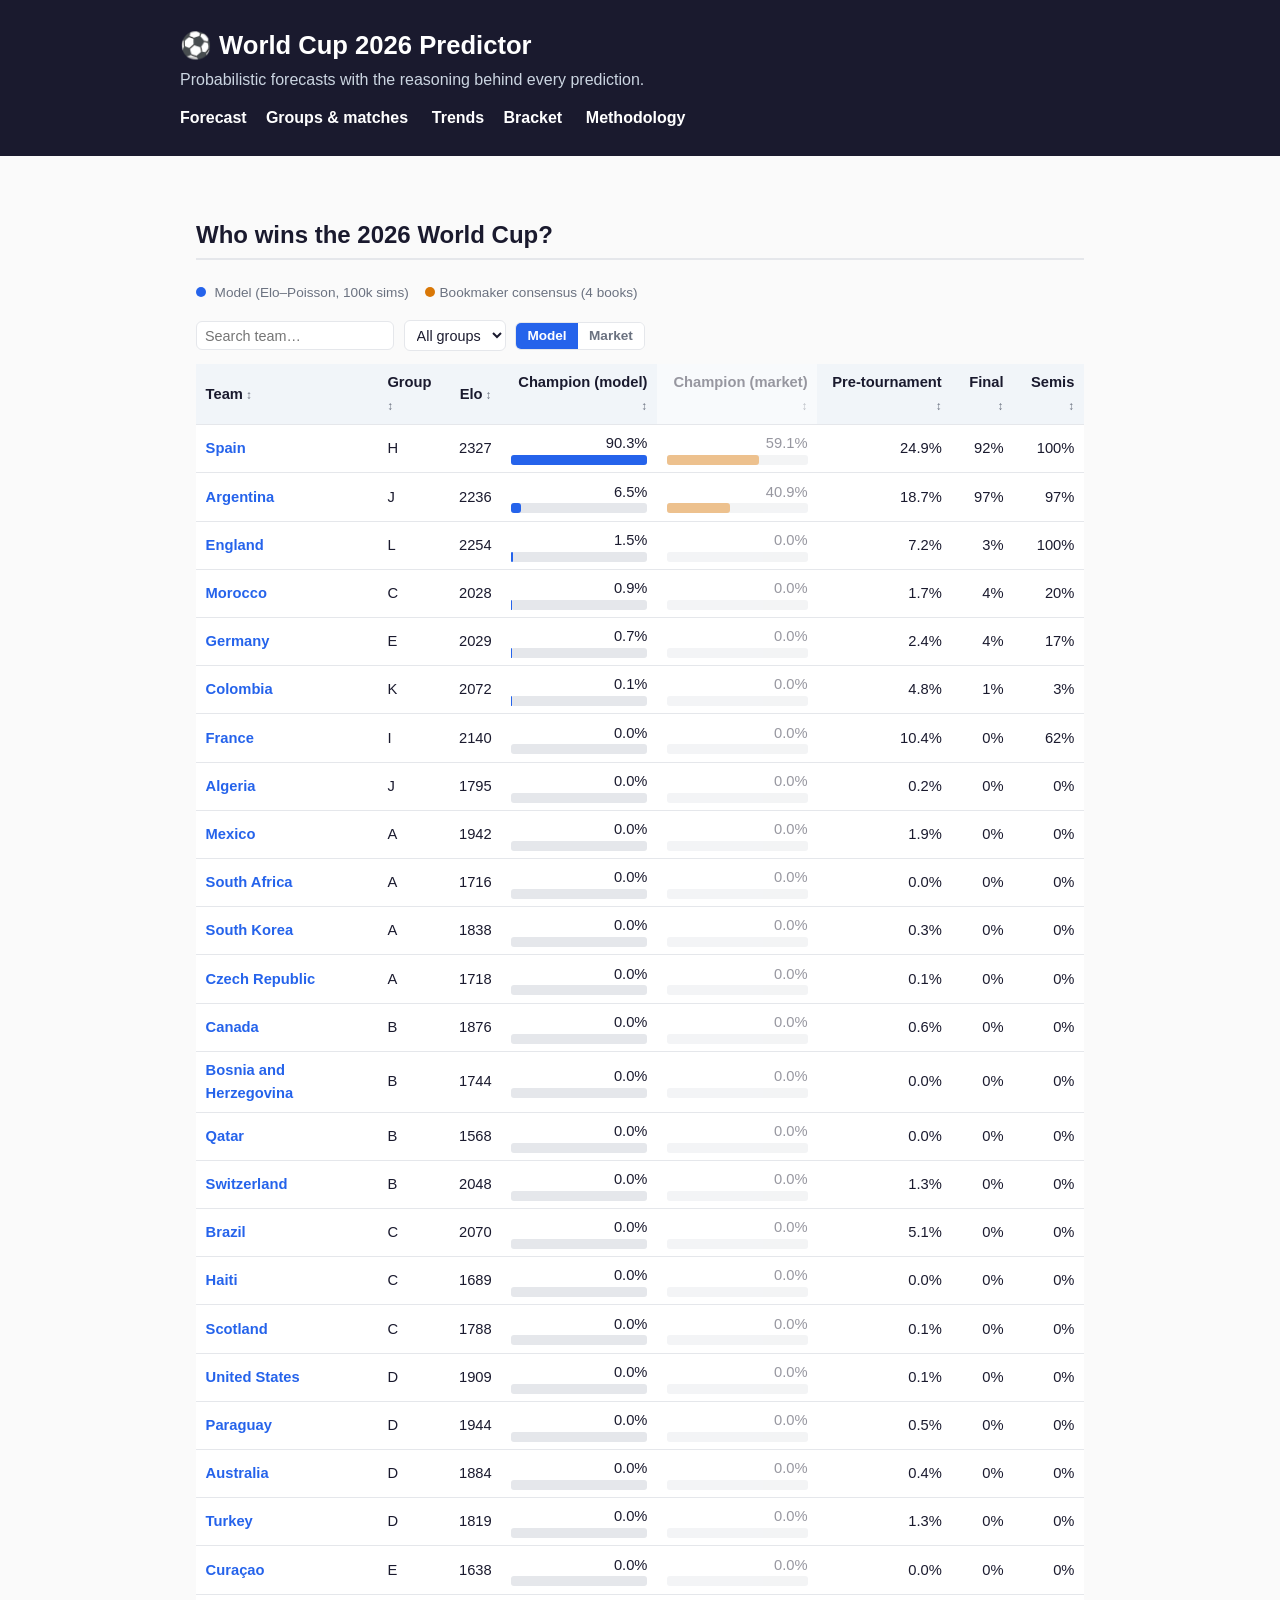
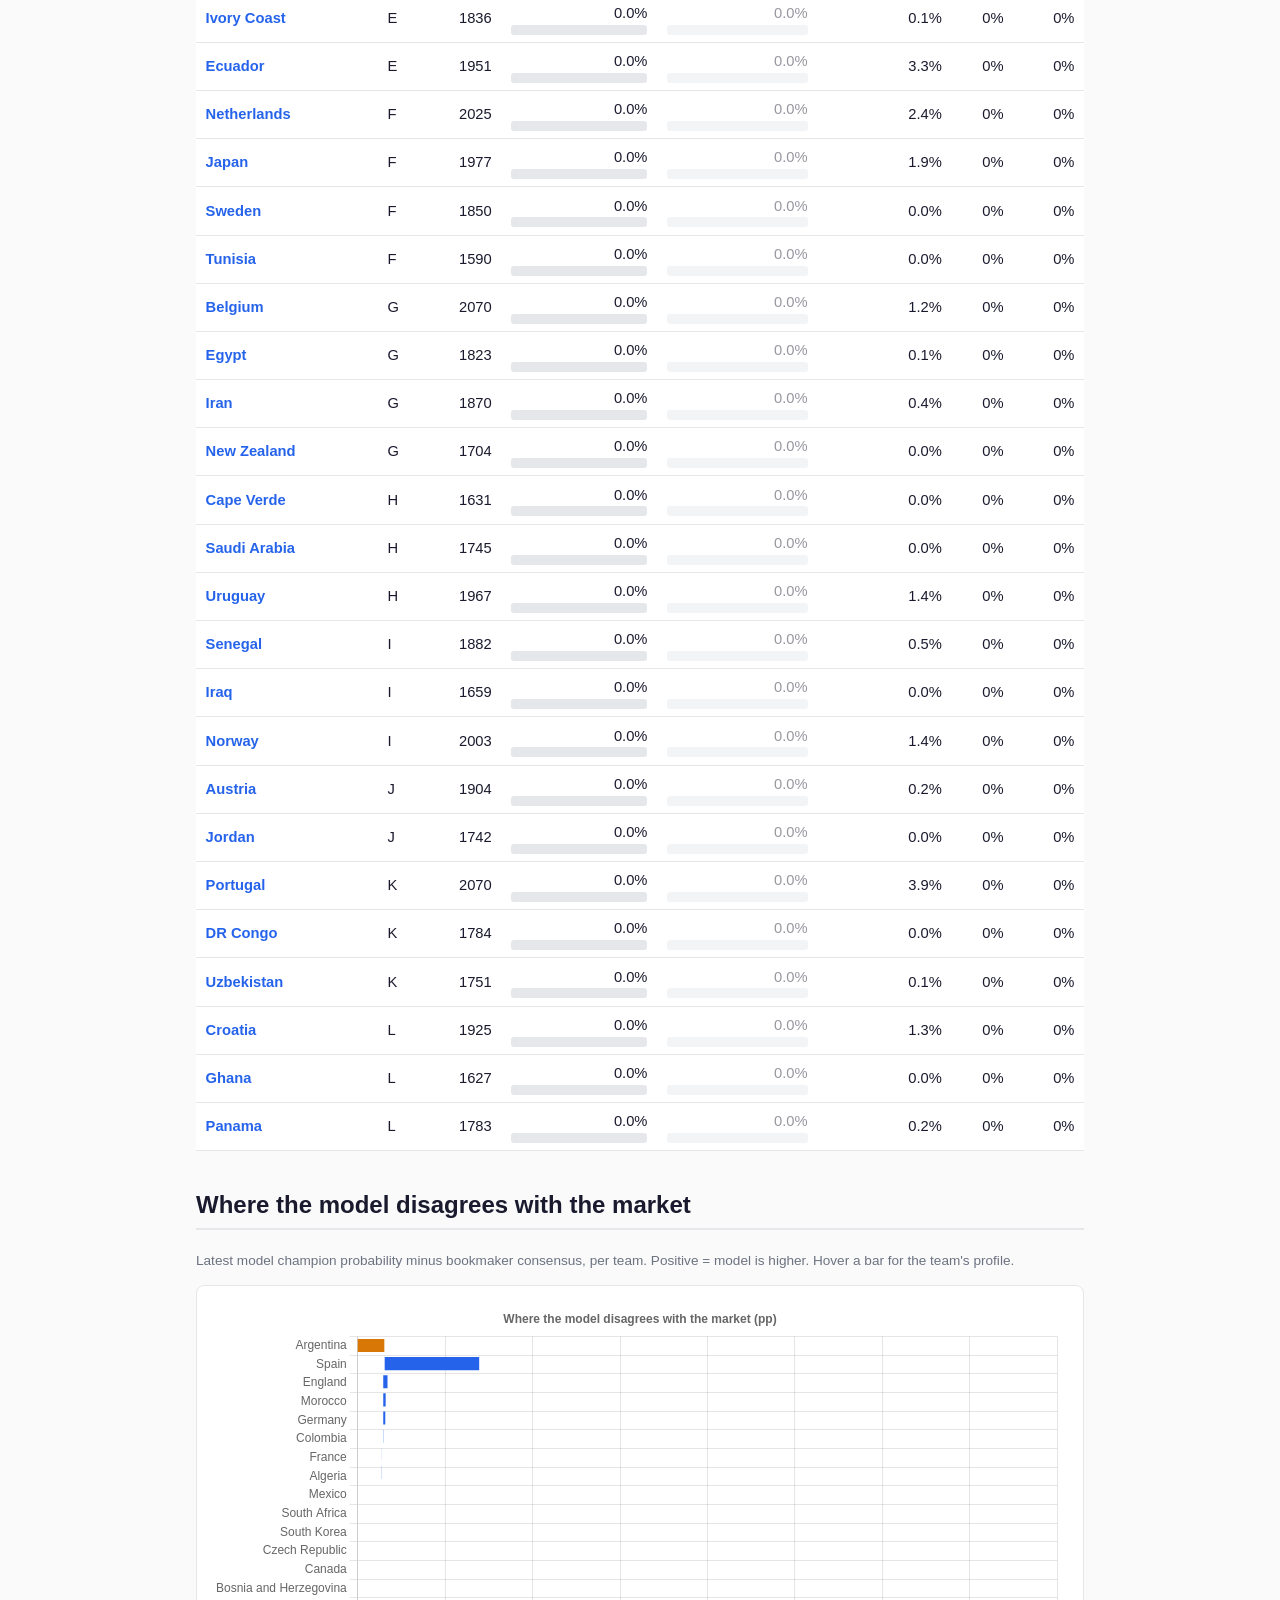
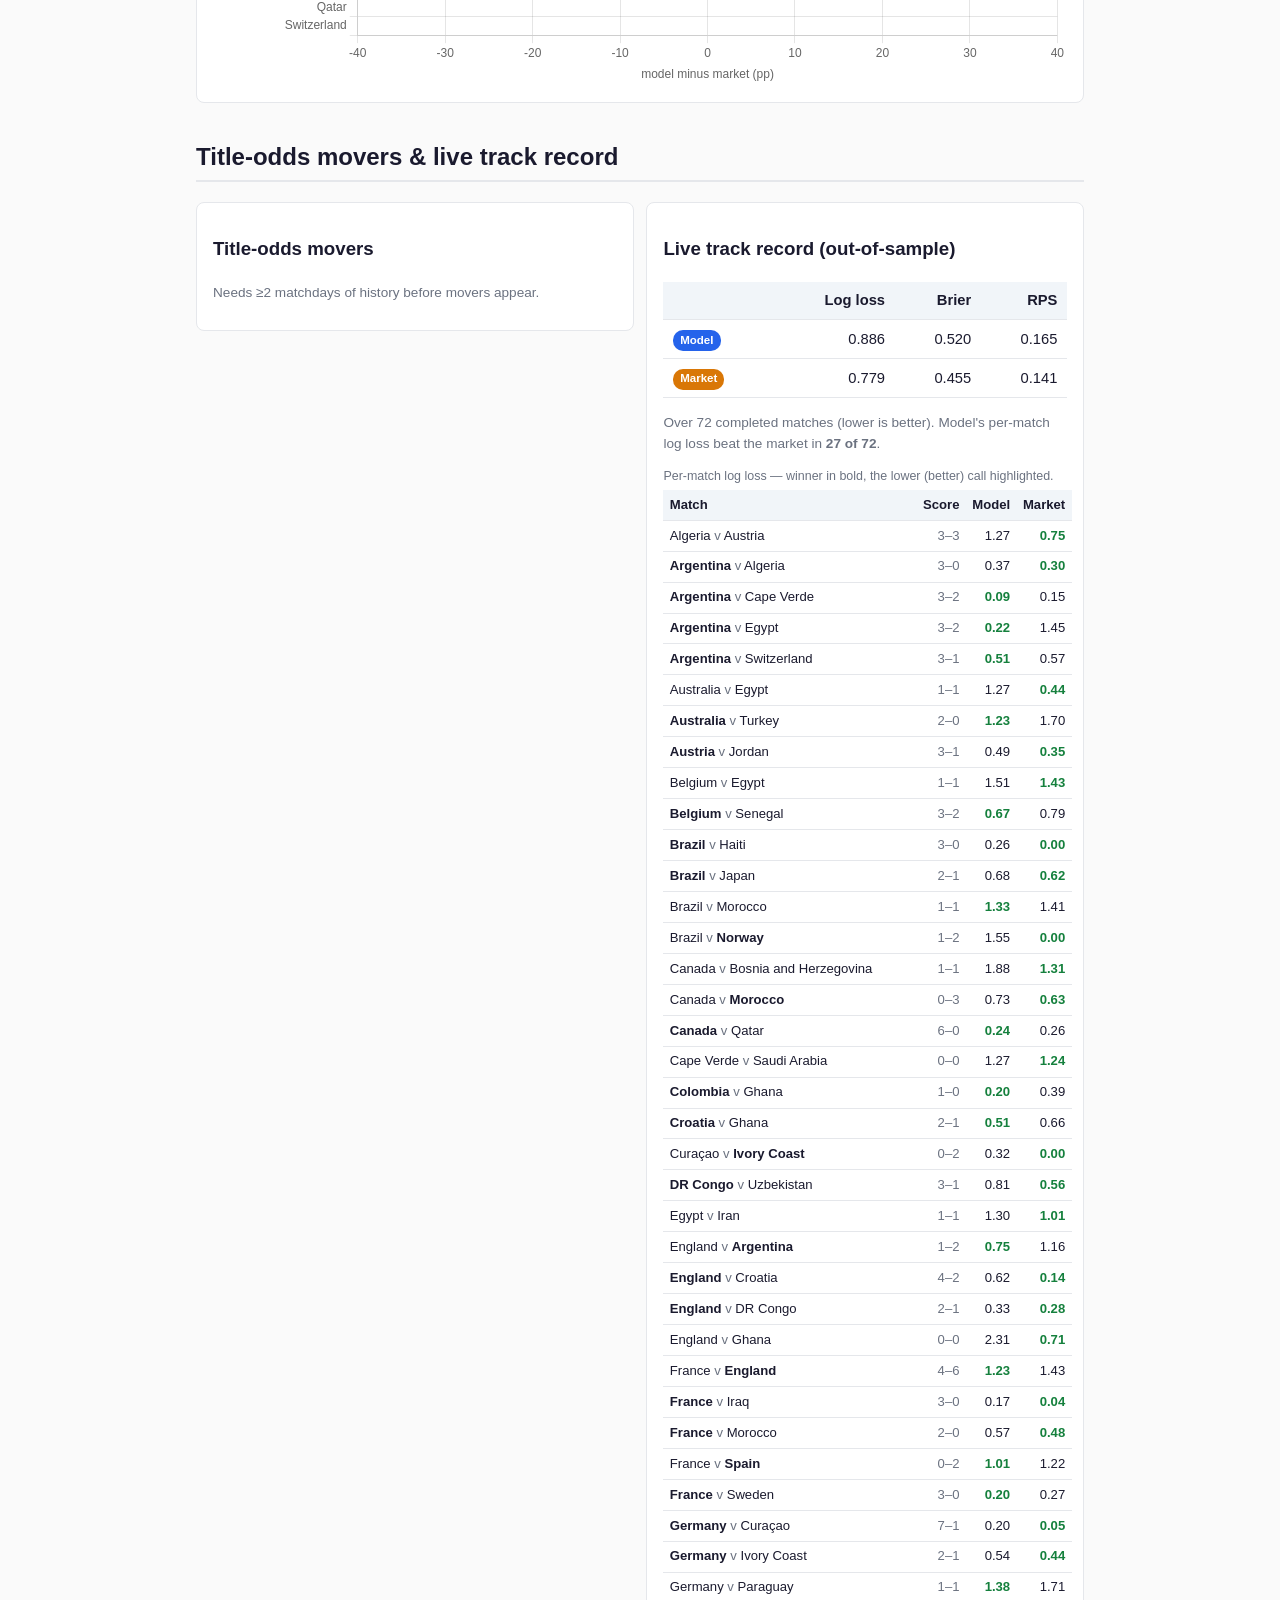
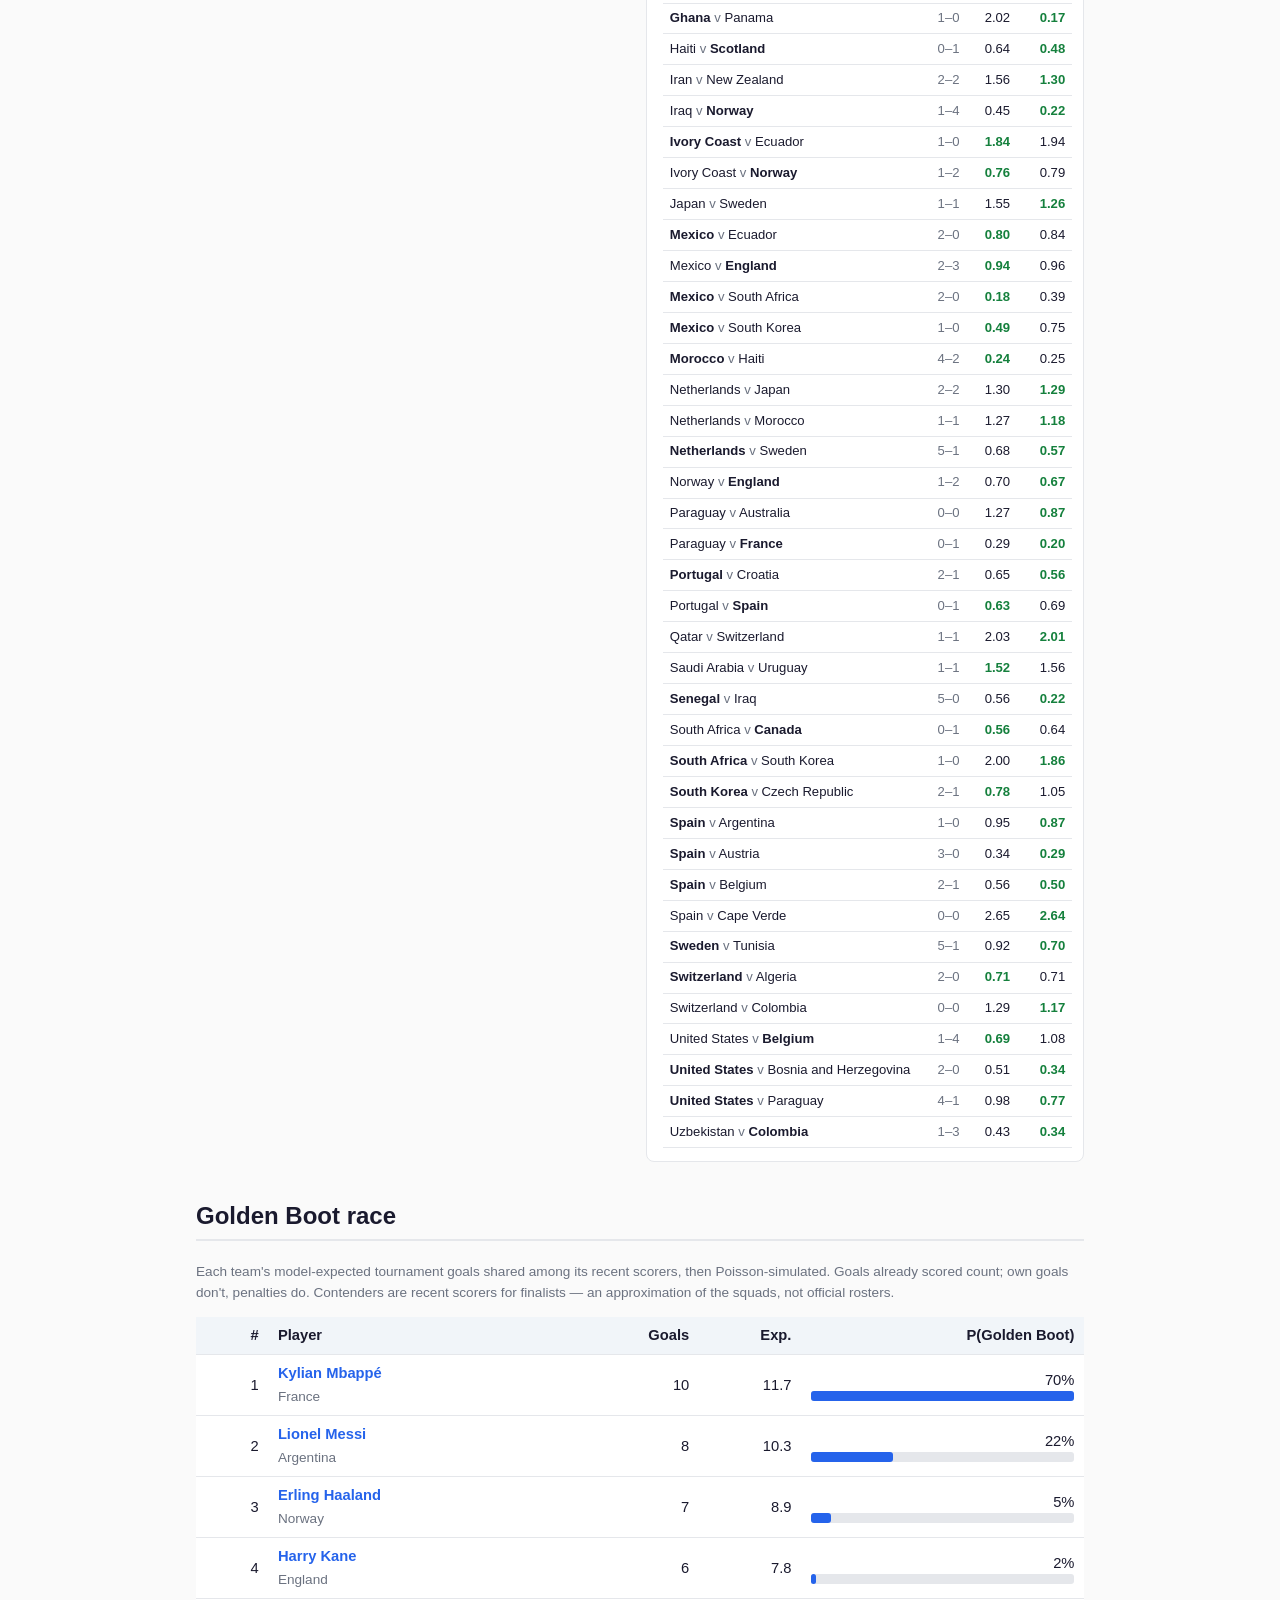
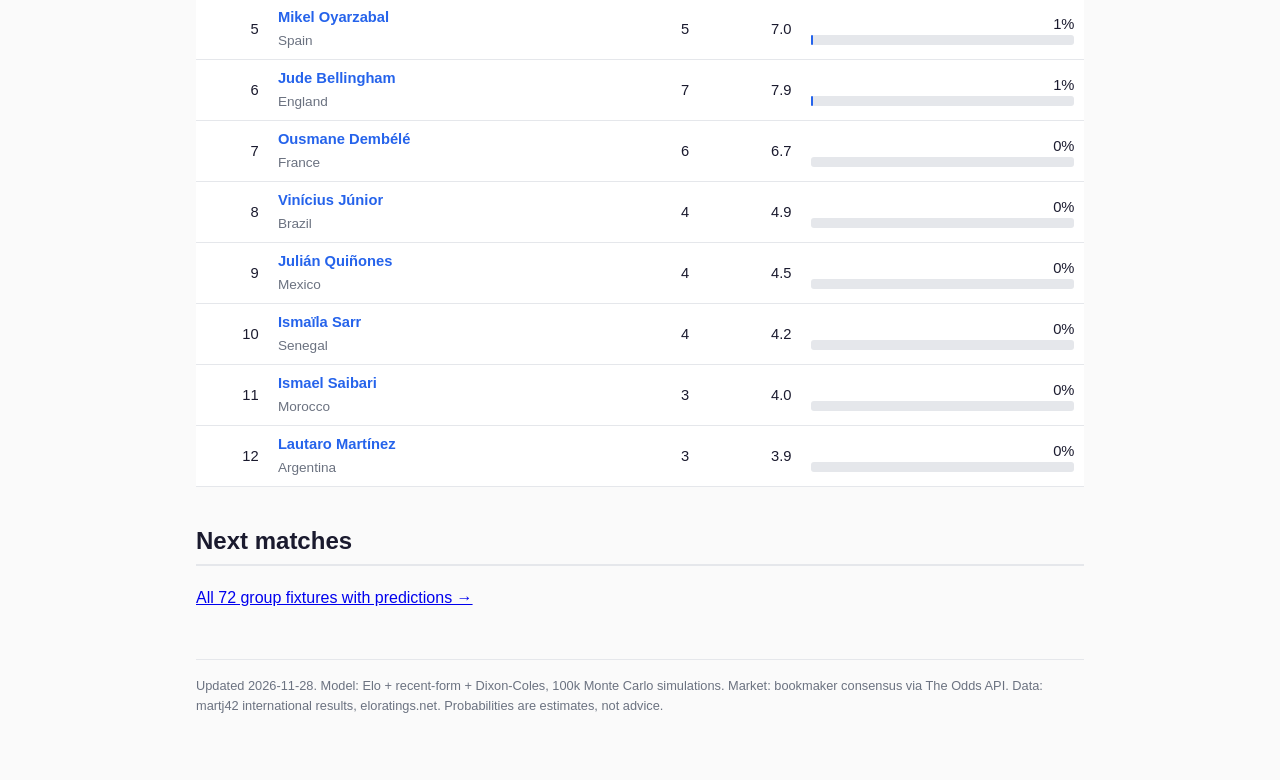
<file: docs/index.html>
<!doctype html><html lang="en"><head><meta charset="utf-8">
<meta name="viewport" content="width=device-width,initial-scale=1">
<title>Forecast — WC26 Predictor</title><link rel="stylesheet" href="style.css"></head>
<body><header><div class="inner"><h1>⚽ World Cup 2026 Predictor</h1>
<p>Probabilistic forecasts with the reasoning behind every prediction.</p>
<nav><a href="index.html">Forecast</a><a href="groups.html">Groups &amp; matches</a>
<a href="trends.html">Trends</a><a href="bracket.html">Bracket</a>
<a href="methodology.html">Methodology</a></nav></div></header>
<main>
<h2>Who wins the 2026 World Cup?</h2>
<p class="legend"><span><i class="dot" style="background:var(--model)"></i>
Model (Elo–Poisson, 100k sims)</span><span><i class="dot"
style="background:var(--market)"></i>Bookmaker consensus
(4 books)</span></p>
<div class="controls" id="table-controls">
<input type="text" id="team-search" placeholder="Search team…" aria-label="Search team">
<select id="group-filter" aria-label="Filter by group"><option value="">All groups</option>
<option value='A'>Group A</option><option value='B'>Group B</option><option value='C'>Group C</option><option value='D'>Group D</option><option value='E'>Group E</option><option value='F'>Group F</option><option value='G'>Group G</option><option value='H'>Group H</option><option value='I'>Group I</option><option value='J'>Group J</option><option value='K'>Group K</option><option value='L'>Group L</option></select>
<span class="seg" id="champ-toggle"><button data-mode="model" class="active">Model</button>
<button data-mode="market">Market</button></span></div>
<table id="team-table"><thead><tr>
<th class="sortable" data-key="team">Team</th>
<th class="sortable" data-key="group">Group</th>
<th class="sortable num" data-key="elo">Elo</th>
<th class="sortable num" data-key="model_champion" data-default-desc="1">Champion (model)</th>
<th class="sortable num" data-key="market_champion">Champion (market)</th>
<th class="sortable num" data-key="pre">Pre-tournament</th>
<th class="sortable num" data-key="reach_final">Final</th>
<th class="sortable num" data-key="reach_sf">Semis</th></tr></thead>
<tbody><tr data-group='H'><td><a class='team-link' data-team="Spain">Spain</a></td><td>H</td><td class='num' data-v='2327'>2327</td><td class='num' data-v='0.90279'>90.3%<div class="bar"><div class="model" style="width:100.0%"></div></div></td><td class='num' data-v='0.590603130979893'>59.1%<div class="bar"><div class="market" style="width:65.4%"></div></div></td><td class='num' data-v='0.24895'>24.9%</td><td class='num' data-v='0.91669'>92%</td><td class='num' data-v='0.9976'>100%</td></tr><tr data-group='J'><td><a class='team-link' data-team="Argentina">Argentina</a></td><td>J</td><td class='num' data-v='2236'>2236</td><td class='num' data-v='0.06484'>6.5%<div class="bar"><div class="model" style="width:7.2%"></div></div></td><td class='num' data-v='0.40939686902010697'>40.9%<div class="bar"><div class="market" style="width:45.3%"></div></div></td><td class='num' data-v='0.18666'>18.7%</td><td class='num' data-v='0.96608'>97%</td><td class='num' data-v='0.96608'>97%</td></tr><tr data-group='L'><td><a class='team-link' data-team="England">England</a></td><td>L</td><td class='num' data-v='2254'>2254</td><td class='num' data-v='0.0148'>1.5%<div class="bar"><div class="model" style="width:1.6%"></div></div></td><td class='num' data-v='0.0'>0.0%<div class="bar"><div class="market" style="width:0.0%"></div></div></td><td class='num' data-v='0.07181'>7.2%</td><td class='num' data-v='0.02798'>3%</td><td class='num' data-v='1.0'>100%</td></tr><tr data-group='C'><td><a class='team-link' data-team="Morocco">Morocco</a></td><td>C</td><td class='num' data-v='2028'>2028</td><td class='num' data-v='0.00861'>0.9%<div class="bar"><div class="model" style="width:1.0%"></div></div></td><td class='num' data-v='0.0'>0.0%<div class="bar"><div class="market" style="width:0.0%"></div></div></td><td class='num' data-v='0.01656'>1.7%</td><td class='num' data-v='0.04446'>4%</td><td class='num' data-v='0.20112'>20%</td></tr><tr data-group='E'><td><a class='team-link' data-team="Germany">Germany</a></td><td>E</td><td class='num' data-v='2029'>2029</td><td class='num' data-v='0.00734'>0.7%<div class="bar"><div class="model" style="width:0.8%"></div></div></td><td class='num' data-v='0.0'>0.0%<div class="bar"><div class="market" style="width:0.0%"></div></div></td><td class='num' data-v='0.02367'>2.4%</td><td class='num' data-v='0.03702'>4%</td><td class='num' data-v='0.17389'>17%</td></tr><tr data-group='K'><td><a class='team-link' data-team="Colombia">Colombia</a></td><td>K</td><td class='num' data-v='2072'>2072</td><td class='num' data-v='0.00133'>0.1%<div class="bar"><div class="model" style="width:0.1%"></div></div></td><td class='num' data-v='0.0'>0.0%<div class="bar"><div class="market" style="width:0.0%"></div></div></td><td class='num' data-v='0.04762'>4.8%</td><td class='num' data-v='0.00557'>1%</td><td class='num' data-v='0.02928'>3%</td></tr><tr data-group='I'><td><a class='team-link' data-team="France">France</a></td><td>I</td><td class='num' data-v='2140'>2140</td><td class='num' data-v='0.00028'>0.0%<div class="bar"><div class="model" style="width:0.0%"></div></div></td><td class='num' data-v='0.0'>0.0%<div class="bar"><div class="market" style="width:0.0%"></div></div></td><td class='num' data-v='0.10377'>10.4%</td><td class='num' data-v='0.00129'>0%</td><td class='num' data-v='0.62058'>62%</td></tr><tr data-group='J'><td><a class='team-link' data-team="Algeria">Algeria</a></td><td>J</td><td class='num' data-v='1795'>1795</td><td class='num' data-v='1e-05'>0.0%<div class="bar"><div class="model" style="width:0.0%"></div></div></td><td class='num' data-v='0.0'>0.0%<div class="bar"><div class="market" style="width:0.0%"></div></div></td><td class='num' data-v='0.00215'>0.2%</td><td class='num' data-v='0.00042'>0%</td><td class='num' data-v='0.0024'>0%</td></tr><tr data-group='A'><td><a class='team-link' data-team="Mexico">Mexico</a></td><td>A</td><td class='num' data-v='1942'>1942</td><td class='num' data-v='0.0'>0.0%<div class="bar"><div class="model" style="width:0.0%"></div></div></td><td class='num' data-v='0.0'>0.0%<div class="bar"><div class="market" style="width:0.0%"></div></div></td><td class='num' data-v='0.0187'>1.9%</td><td class='num' data-v='0.0'>0%</td><td class='num' data-v='0.0'>0%</td></tr><tr data-group='A'><td><a class='team-link' data-team="South Africa">South Africa</a></td><td>A</td><td class='num' data-v='1716'>1716</td><td class='num' data-v='0.0'>0.0%<div class="bar"><div class="model" style="width:0.0%"></div></div></td><td class='num' data-v='0.0'>0.0%<div class="bar"><div class="market" style="width:0.0%"></div></div></td><td class='num' data-v='0.0'>0.0%</td><td class='num' data-v='0.0'>0%</td><td class='num' data-v='0.0'>0%</td></tr><tr data-group='A'><td><a class='team-link' data-team="South Korea">South Korea</a></td><td>A</td><td class='num' data-v='1838'>1838</td><td class='num' data-v='0.0'>0.0%<div class="bar"><div class="model" style="width:0.0%"></div></div></td><td class='num' data-v='0.0'>0.0%<div class="bar"><div class="market" style="width:0.0%"></div></div></td><td class='num' data-v='0.0029'>0.3%</td><td class='num' data-v='0.0'>0%</td><td class='num' data-v='0.0'>0%</td></tr><tr data-group='A'><td><a class='team-link' data-team="Czech Republic">Czech Republic</a></td><td>A</td><td class='num' data-v='1718'>1718</td><td class='num' data-v='0.0'>0.0%<div class="bar"><div class="model" style="width:0.0%"></div></div></td><td class='num' data-v='0.0'>0.0%<div class="bar"><div class="market" style="width:0.0%"></div></div></td><td class='num' data-v='0.0006'>0.1%</td><td class='num' data-v='0.0'>0%</td><td class='num' data-v='0.0'>0%</td></tr><tr data-group='B'><td><a class='team-link' data-team="Canada">Canada</a></td><td>B</td><td class='num' data-v='1876'>1876</td><td class='num' data-v='0.0'>0.0%<div class="bar"><div class="model" style="width:0.0%"></div></div></td><td class='num' data-v='0.0'>0.0%<div class="bar"><div class="market" style="width:0.0%"></div></div></td><td class='num' data-v='0.00601'>0.6%</td><td class='num' data-v='0.0'>0%</td><td class='num' data-v='0.0'>0%</td></tr><tr data-group='B'><td><a class='team-link' data-team="Bosnia and Herzegovina">Bosnia and Herzegovina</a></td><td>B</td><td class='num' data-v='1744'>1744</td><td class='num' data-v='0.0'>0.0%<div class="bar"><div class="model" style="width:0.0%"></div></div></td><td class='num' data-v='0.0'>0.0%<div class="bar"><div class="market" style="width:0.0%"></div></div></td><td class='num' data-v='0.0'>0.0%</td><td class='num' data-v='0.00012'>0%</td><td class='num' data-v='0.00441'>0%</td></tr><tr data-group='B'><td><a class='team-link' data-team="Qatar">Qatar</a></td><td>B</td><td class='num' data-v='1568'>1568</td><td class='num' data-v='0.0'>0.0%<div class="bar"><div class="model" style="width:0.0%"></div></div></td><td class='num' data-v='0.0'>0.0%<div class="bar"><div class="market" style="width:0.0%"></div></div></td><td class='num' data-v='0.0'>0.0%</td><td class='num' data-v='0.0'>0%</td><td class='num' data-v='0.0'>0%</td></tr><tr data-group='B'><td><a class='team-link' data-team="Switzerland">Switzerland</a></td><td>B</td><td class='num' data-v='2048'>2048</td><td class='num' data-v='0.0'>0.0%<div class="bar"><div class="model" style="width:0.0%"></div></div></td><td class='num' data-v='0.0'>0.0%<div class="bar"><div class="market" style="width:0.0%"></div></div></td><td class='num' data-v='0.01278'>1.3%</td><td class='num' data-v='0.0'>0%</td><td class='num' data-v='0.0'>0%</td></tr><tr data-group='C'><td><a class='team-link' data-team="Brazil">Brazil</a></td><td>C</td><td class='num' data-v='2070'>2070</td><td class='num' data-v='0.0'>0.0%<div class="bar"><div class="model" style="width:0.0%"></div></div></td><td class='num' data-v='0.0'>0.0%<div class="bar"><div class="market" style="width:0.0%"></div></div></td><td class='num' data-v='0.0512'>5.1%</td><td class='num' data-v='0.0'>0%</td><td class='num' data-v='0.0'>0%</td></tr><tr data-group='C'><td><a class='team-link' data-team="Haiti">Haiti</a></td><td>C</td><td class='num' data-v='1689'>1689</td><td class='num' data-v='0.0'>0.0%<div class="bar"><div class="model" style="width:0.0%"></div></div></td><td class='num' data-v='0.0'>0.0%<div class="bar"><div class="market" style="width:0.0%"></div></div></td><td class='num' data-v='5e-05'>0.0%</td><td class='num' data-v='0.0'>0%</td><td class='num' data-v='0.0'>0%</td></tr><tr data-group='C'><td><a class='team-link' data-team="Scotland">Scotland</a></td><td>C</td><td class='num' data-v='1788'>1788</td><td class='num' data-v='0.0'>0.0%<div class="bar"><div class="model" style="width:0.0%"></div></div></td><td class='num' data-v='0.0'>0.0%<div class="bar"><div class="market" style="width:0.0%"></div></div></td><td class='num' data-v='0.00128'>0.1%</td><td class='num' data-v='0.0'>0%</td><td class='num' data-v='0.0'>0%</td></tr><tr data-group='D'><td><a class='team-link' data-team="United States">United States</a></td><td>D</td><td class='num' data-v='1909'>1909</td><td class='num' data-v='0.0'>0.0%<div class="bar"><div class="model" style="width:0.0%"></div></div></td><td class='num' data-v='0.0'>0.0%<div class="bar"><div class="market" style="width:0.0%"></div></div></td><td class='num' data-v='0.001'>0.1%</td><td class='num' data-v='0.0'>0%</td><td class='num' data-v='0.0'>0%</td></tr><tr data-group='D'><td><a class='team-link' data-team="Paraguay">Paraguay</a></td><td>D</td><td class='num' data-v='1944'>1944</td><td class='num' data-v='0.0'>0.0%<div class="bar"><div class="model" style="width:0.0%"></div></div></td><td class='num' data-v='0.0'>0.0%<div class="bar"><div class="market" style="width:0.0%"></div></div></td><td class='num' data-v='0.0048'>0.5%</td><td class='num' data-v='0.0'>0%</td><td class='num' data-v='0.0'>0%</td></tr><tr data-group='D'><td><a class='team-link' data-team="Australia">Australia</a></td><td>D</td><td class='num' data-v='1884'>1884</td><td class='num' data-v='0.0'>0.0%<div class="bar"><div class="model" style="width:0.0%"></div></div></td><td class='num' data-v='0.0'>0.0%<div class="bar"><div class="market" style="width:0.0%"></div></div></td><td class='num' data-v='0.00361'>0.4%</td><td class='num' data-v='0.0'>0%</td><td class='num' data-v='0.0'>0%</td></tr><tr data-group='D'><td><a class='team-link' data-team="Turkey">Turkey</a></td><td>D</td><td class='num' data-v='1819'>1819</td><td class='num' data-v='0.0'>0.0%<div class="bar"><div class="model" style="width:0.0%"></div></div></td><td class='num' data-v='0.0'>0.0%<div class="bar"><div class="market" style="width:0.0%"></div></div></td><td class='num' data-v='0.01282'>1.3%</td><td class='num' data-v='0.0'>0%</td><td class='num' data-v='0.0'>0%</td></tr><tr data-group='E'><td><a class='team-link' data-team="Curaçao">Curaçao</a></td><td>E</td><td class='num' data-v='1638'>1638</td><td class='num' data-v='0.0'>0.0%<div class="bar"><div class="model" style="width:0.0%"></div></div></td><td class='num' data-v='0.0'>0.0%<div class="bar"><div class="market" style="width:0.0%"></div></div></td><td class='num' data-v='0.0'>0.0%</td><td class='num' data-v='0.0'>0%</td><td class='num' data-v='0.0'>0%</td></tr><tr data-group='E'><td><a class='team-link' data-team="Ivory Coast">Ivory Coast</a></td><td>E</td><td class='num' data-v='1836'>1836</td><td class='num' data-v='0.0'>0.0%<div class="bar"><div class="model" style="width:0.0%"></div></div></td><td class='num' data-v='0.0'>0.0%<div class="bar"><div class="market" style="width:0.0%"></div></div></td><td class='num' data-v='0.00069'>0.1%</td><td class='num' data-v='0.0'>0%</td><td class='num' data-v='0.0'>0%</td></tr><tr data-group='E'><td><a class='team-link' data-team="Ecuador">Ecuador</a></td><td>E</td><td class='num' data-v='1951'>1951</td><td class='num' data-v='0.0'>0.0%<div class="bar"><div class="model" style="width:0.0%"></div></div></td><td class='num' data-v='0.0'>0.0%<div class="bar"><div class="market" style="width:0.0%"></div></div></td><td class='num' data-v='0.03318'>3.3%</td><td class='num' data-v='0.0'>0%</td><td class='num' data-v='0.0'>0%</td></tr><tr data-group='F'><td><a class='team-link' data-team="Netherlands">Netherlands</a></td><td>F</td><td class='num' data-v='2025'>2025</td><td class='num' data-v='0.0'>0.0%<div class="bar"><div class="model" style="width:0.0%"></div></div></td><td class='num' data-v='0.0'>0.0%<div class="bar"><div class="market" style="width:0.0%"></div></div></td><td class='num' data-v='0.02389'>2.4%</td><td class='num' data-v='0.0'>0%</td><td class='num' data-v='0.0'>0%</td></tr><tr data-group='F'><td><a class='team-link' data-team="Japan">Japan</a></td><td>F</td><td class='num' data-v='1977'>1977</td><td class='num' data-v='0.0'>0.0%<div class="bar"><div class="model" style="width:0.0%"></div></div></td><td class='num' data-v='0.0'>0.0%<div class="bar"><div class="market" style="width:0.0%"></div></div></td><td class='num' data-v='0.01908'>1.9%</td><td class='num' data-v='0.0'>0%</td><td class='num' data-v='0.0'>0%</td></tr><tr data-group='F'><td><a class='team-link' data-team="Sweden">Sweden</a></td><td>F</td><td class='num' data-v='1850'>1850</td><td class='num' data-v='0.0'>0.0%<div class="bar"><div class="model" style="width:0.0%"></div></div></td><td class='num' data-v='0.0'>0.0%<div class="bar"><div class="market" style="width:0.0%"></div></div></td><td class='num' data-v='0.00021'>0.0%</td><td class='num' data-v='0.00037'>0%</td><td class='num' data-v='0.00464'>0%</td></tr><tr data-group='F'><td><a class='team-link' data-team="Tunisia">Tunisia</a></td><td>F</td><td class='num' data-v='1590'>1590</td><td class='num' data-v='0.0'>0.0%<div class="bar"><div class="model" style="width:0.0%"></div></div></td><td class='num' data-v='0.0'>0.0%<div class="bar"><div class="market" style="width:0.0%"></div></div></td><td class='num' data-v='8e-05'>0.0%</td><td class='num' data-v='0.0'>0%</td><td class='num' data-v='0.0'>0%</td></tr><tr data-group='G'><td><a class='team-link' data-team="Belgium">Belgium</a></td><td>G</td><td class='num' data-v='2070'>2070</td><td class='num' data-v='0.0'>0.0%<div class="bar"><div class="model" style="width:0.0%"></div></div></td><td class='num' data-v='0.0'>0.0%<div class="bar"><div class="market" style="width:0.0%"></div></div></td><td class='num' data-v='0.01236'>1.2%</td><td class='num' data-v='0.0'>0%</td><td class='num' data-v='0.0'>0%</td></tr><tr data-group='G'><td><a class='team-link' data-team="Egypt">Egypt</a></td><td>G</td><td class='num' data-v='1823'>1823</td><td class='num' data-v='0.0'>0.0%<div class="bar"><div class="model" style="width:0.0%"></div></div></td><td class='num' data-v='0.0'>0.0%<div class="bar"><div class="market" style="width:0.0%"></div></div></td><td class='num' data-v='0.00081'>0.1%</td><td class='num' data-v='0.0'>0%</td><td class='num' data-v='0.0'>0%</td></tr><tr data-group='G'><td><a class='team-link' data-team="Iran">Iran</a></td><td>G</td><td class='num' data-v='1870'>1870</td><td class='num' data-v='0.0'>0.0%<div class="bar"><div class="model" style="width:0.0%"></div></div></td><td class='num' data-v='0.0'>0.0%<div class="bar"><div class="market" style="width:0.0%"></div></div></td><td class='num' data-v='0.00419'>0.4%</td><td class='num' data-v='0.0'>0%</td><td class='num' data-v='0.0'>0%</td></tr><tr data-group='G'><td><a class='team-link' data-team="New Zealand">New Zealand</a></td><td>G</td><td class='num' data-v='1704'>1704</td><td class='num' data-v='0.0'>0.0%<div class="bar"><div class="model" style="width:0.0%"></div></div></td><td class='num' data-v='0.0'>0.0%<div class="bar"><div class="market" style="width:0.0%"></div></div></td><td class='num' data-v='6e-05'>0.0%</td><td class='num' data-v='0.0'>0%</td><td class='num' data-v='0.0'>0%</td></tr><tr data-group='H'><td><a class='team-link' data-team="Cape Verde">Cape Verde</a></td><td>H</td><td class='num' data-v='1631'>1631</td><td class='num' data-v='0.0'>0.0%<div class="bar"><div class="model" style="width:0.0%"></div></div></td><td class='num' data-v='0.0'>0.0%<div class="bar"><div class="market" style="width:0.0%"></div></div></td><td class='num' data-v='1e-05'>0.0%</td><td class='num' data-v='0.0'>0%</td><td class='num' data-v='0.0'>0%</td></tr><tr data-group='H'><td><a class='team-link' data-team="Saudi Arabia">Saudi Arabia</a></td><td>H</td><td class='num' data-v='1745'>1745</td><td class='num' data-v='0.0'>0.0%<div class="bar"><div class="model" style="width:0.0%"></div></div></td><td class='num' data-v='0.0'>0.0%<div class="bar"><div class="market" style="width:0.0%"></div></div></td><td class='num' data-v='1e-05'>0.0%</td><td class='num' data-v='0.0'>0%</td><td class='num' data-v='0.0'>0%</td></tr><tr data-group='H'><td><a class='team-link' data-team="Uruguay">Uruguay</a></td><td>H</td><td class='num' data-v='1967'>1967</td><td class='num' data-v='0.0'>0.0%<div class="bar"><div class="model" style="width:0.0%"></div></div></td><td class='num' data-v='0.0'>0.0%<div class="bar"><div class="market" style="width:0.0%"></div></div></td><td class='num' data-v='0.01356'>1.4%</td><td class='num' data-v='0.0'>0%</td><td class='num' data-v='0.0'>0%</td></tr><tr data-group='I'><td><a class='team-link' data-team="Senegal">Senegal</a></td><td>I</td><td class='num' data-v='1882'>1882</td><td class='num' data-v='0.0'>0.0%<div class="bar"><div class="model" style="width:0.0%"></div></div></td><td class='num' data-v='0.0'>0.0%<div class="bar"><div class="market" style="width:0.0%"></div></div></td><td class='num' data-v='0.00464'>0.5%</td><td class='num' data-v='0.0'>0%</td><td class='num' data-v='0.0'>0%</td></tr><tr data-group='I'><td><a class='team-link' data-team="Iraq">Iraq</a></td><td>I</td><td class='num' data-v='1659'>1659</td><td class='num' data-v='0.0'>0.0%<div class="bar"><div class="model" style="width:0.0%"></div></div></td><td class='num' data-v='0.0'>0.0%<div class="bar"><div class="market" style="width:0.0%"></div></div></td><td class='num' data-v='9e-05'>0.0%</td><td class='num' data-v='0.0'>0%</td><td class='num' data-v='0.0'>0%</td></tr><tr data-group='I'><td><a class='team-link' data-team="Norway">Norway</a></td><td>I</td><td class='num' data-v='2003'>2003</td><td class='num' data-v='0.0'>0.0%<div class="bar"><div class="model" style="width:0.0%"></div></div></td><td class='num' data-v='0.0'>0.0%<div class="bar"><div class="market" style="width:0.0%"></div></div></td><td class='num' data-v='0.01351'>1.4%</td><td class='num' data-v='0.0'>0%</td><td class='num' data-v='0.0'>0%</td></tr><tr data-group='J'><td><a class='team-link' data-team="Austria">Austria</a></td><td>J</td><td class='num' data-v='1904'>1904</td><td class='num' data-v='0.0'>0.0%<div class="bar"><div class="model" style="width:0.0%"></div></div></td><td class='num' data-v='0.0'>0.0%<div class="bar"><div class="market" style="width:0.0%"></div></div></td><td class='num' data-v='0.00234'>0.2%</td><td class='num' data-v='0.0'>0%</td><td class='num' data-v='0.0'>0%</td></tr><tr data-group='J'><td><a class='team-link' data-team="Jordan">Jordan</a></td><td>J</td><td class='num' data-v='1742'>1742</td><td class='num' data-v='0.0'>0.0%<div class="bar"><div class="model" style="width:0.0%"></div></div></td><td class='num' data-v='0.0'>0.0%<div class="bar"><div class="market" style="width:0.0%"></div></div></td><td class='num' data-v='0.0002'>0.0%</td><td class='num' data-v='0.0'>0%</td><td class='num' data-v='0.0'>0%</td></tr><tr data-group='K'><td><a class='team-link' data-team="Portugal">Portugal</a></td><td>K</td><td class='num' data-v='2070'>2070</td><td class='num' data-v='0.0'>0.0%<div class="bar"><div class="model" style="width:0.0%"></div></div></td><td class='num' data-v='0.0'>0.0%<div class="bar"><div class="market" style="width:0.0%"></div></div></td><td class='num' data-v='0.03857'>3.9%</td><td class='num' data-v='0.0'>0%</td><td class='num' data-v='0.0'>0%</td></tr><tr data-group='K'><td><a class='team-link' data-team="DR Congo">DR Congo</a></td><td>K</td><td class='num' data-v='1784'>1784</td><td class='num' data-v='0.0'>0.0%<div class="bar"><div class="model" style="width:0.0%"></div></div></td><td class='num' data-v='0.0'>0.0%<div class="bar"><div class="market" style="width:0.0%"></div></div></td><td class='num' data-v='0.0001'>0.0%</td><td class='num' data-v='0.0'>0%</td><td class='num' data-v='0.0'>0%</td></tr><tr data-group='K'><td><a class='team-link' data-team="Uzbekistan">Uzbekistan</a></td><td>K</td><td class='num' data-v='1751'>1751</td><td class='num' data-v='0.0'>0.0%<div class="bar"><div class="model" style="width:0.0%"></div></div></td><td class='num' data-v='0.0'>0.0%<div class="bar"><div class="market" style="width:0.0%"></div></div></td><td class='num' data-v='0.00064'>0.1%</td><td class='num' data-v='0.0'>0%</td><td class='num' data-v='0.0'>0%</td></tr><tr data-group='L'><td><a class='team-link' data-team="Croatia">Croatia</a></td><td>L</td><td class='num' data-v='1925'>1925</td><td class='num' data-v='0.0'>0.0%<div class="bar"><div class="model" style="width:0.0%"></div></div></td><td class='num' data-v='0.0'>0.0%<div class="bar"><div class="market" style="width:0.0%"></div></div></td><td class='num' data-v='0.01316'>1.3%</td><td class='num' data-v='0.0'>0%</td><td class='num' data-v='0.0'>0%</td></tr><tr data-group='L'><td><a class='team-link' data-team="Ghana">Ghana</a></td><td>L</td><td class='num' data-v='1627'>1627</td><td class='num' data-v='0.0'>0.0%<div class="bar"><div class="model" style="width:0.0%"></div></div></td><td class='num' data-v='0.0'>0.0%<div class="bar"><div class="market" style="width:0.0%"></div></div></td><td class='num' data-v='0.0'>0.0%</td><td class='num' data-v='0.0'>0%</td><td class='num' data-v='0.0'>0%</td></tr><tr data-group='L'><td><a class='team-link' data-team="Panama">Panama</a></td><td>L</td><td class='num' data-v='1783'>1783</td><td class='num' data-v='0.0'>0.0%<div class="bar"><div class="model" style="width:0.0%"></div></div></td><td class='num' data-v='0.0'>0.0%<div class="bar"><div class="market" style="width:0.0%"></div></div></td><td class='num' data-v='0.00168'>0.2%</td><td class='num' data-v='0.0'>0%</td><td class='num' data-v='0.0'>0%</td></tr></tbody></table>
<h2>Where the model disagrees with the market</h2>
<p class="muted">Latest model champion probability minus bookmaker consensus, per team.
Positive = model is higher. Hover a bar for the team's profile.</p>
<div class="chartwrap"><div id="divergence"></div></div>
<h2>Title-odds movers &amp; live track record</h2>
<div class="cards"><div id="movers"></div><div id="track-record"></div></div>

<h2>Golden Boot race</h2>
<p class="muted">Each team's model-expected tournament goals shared among its recent
scorers, then Poisson-simulated. Goals already scored count; own goals don't,
penalties do. Contenders are recent scorers for finalists — an approximation of the
squads, not official rosters.</p>
<table><tr><th class="num">#</th><th>Player</th><th class="num">Goals</th>
<th class="num">Exp.</th><th class="num">P(Golden Boot)</th></tr><tr><td class='num'>1</td><td><a class='team-link' data-team="France">Kylian Mbappé</a><br><span class='muted'>France</span></td><td class='num'>10</td><td class='num'>11.7</td><td class='num'>70%<div class="bar"><div class="model" style="width:100.0%"></div></div></td></tr><tr><td class='num'>2</td><td><a class='team-link' data-team="Argentina">Lionel Messi</a><br><span class='muted'>Argentina</span></td><td class='num'>8</td><td class='num'>10.3</td><td class='num'>22%<div class="bar"><div class="model" style="width:31.1%"></div></div></td></tr><tr><td class='num'>3</td><td><a class='team-link' data-team="Norway">Erling Haaland</a><br><span class='muted'>Norway</span></td><td class='num'>7</td><td class='num'>8.9</td><td class='num'>5%<div class="bar"><div class="model" style="width:7.6%"></div></div></td></tr><tr><td class='num'>4</td><td><a class='team-link' data-team="England">Harry Kane</a><br><span class='muted'>England</span></td><td class='num'>6</td><td class='num'>7.8</td><td class='num'>2%<div class="bar"><div class="model" style="width:2.1%"></div></div></td></tr><tr><td class='num'>5</td><td><a class='team-link' data-team="Spain">Mikel Oyarzabal</a><br><span class='muted'>Spain</span></td><td class='num'>5</td><td class='num'>7.0</td><td class='num'>1%<div class="bar"><div class="model" style="width:0.9%"></div></div></td></tr><tr><td class='num'>6</td><td><a class='team-link' data-team="England">Jude Bellingham</a><br><span class='muted'>England</span></td><td class='num'>7</td><td class='num'>7.9</td><td class='num'>1%<div class="bar"><div class="model" style="width:0.8%"></div></div></td></tr><tr><td class='num'>7</td><td><a class='team-link' data-team="France">Ousmane Dembélé</a><br><span class='muted'>France</span></td><td class='num'>6</td><td class='num'>6.7</td><td class='num'>0%<div class="bar"><div class="model" style="width:0.0%"></div></div></td></tr><tr><td class='num'>8</td><td><a class='team-link' data-team="Brazil">Vinícius Júnior</a><br><span class='muted'>Brazil</span></td><td class='num'>4</td><td class='num'>4.9</td><td class='num'>0%<div class="bar"><div class="model" style="width:0.0%"></div></div></td></tr><tr><td class='num'>9</td><td><a class='team-link' data-team="Mexico">Julián Quiñones</a><br><span class='muted'>Mexico</span></td><td class='num'>4</td><td class='num'>4.5</td><td class='num'>0%<div class="bar"><div class="model" style="width:0.0%"></div></div></td></tr><tr><td class='num'>10</td><td><a class='team-link' data-team="Senegal">Ismaïla Sarr</a><br><span class='muted'>Senegal</span></td><td class='num'>4</td><td class='num'>4.2</td><td class='num'>0%<div class="bar"><div class="model" style="width:0.0%"></div></div></td></tr><tr><td class='num'>11</td><td><a class='team-link' data-team="Morocco">Ismael Saibari</a><br><span class='muted'>Morocco</span></td><td class='num'>3</td><td class='num'>4.0</td><td class='num'>0%<div class="bar"><div class="model" style="width:0.0%"></div></div></td></tr><tr><td class='num'>12</td><td><a class='team-link' data-team="Argentina">Lautaro Martínez</a><br><span class='muted'>Argentina</span></td><td class='num'>3</td><td class='num'>3.9</td><td class='num'>0%<div class="bar"><div class="model" style="width:0.0%"></div></div></td></tr></table>
<h2>Next matches</h2>
<p><a href="groups.html">All 72 group fixtures with predictions →</a></p><footer>Updated 2026-11-28. Model: Elo + recent-form + Dixon-Coles, 100k Monte Carlo
simulations. Market: bookmaker consensus via The Odds API. Data: martj42
international results, eloratings.net. Probabilities are estimates, not advice.
</footer></main>
<div id="team-modal" aria-hidden="true"><div class="box"><button class="close"
aria-label="Close">&times;</button><div id="team-modal-content"></div></div></div>
<script src="vendor/chart.min.js"></script>
<script src="app.js" defer></script>
</body></html>
</file>
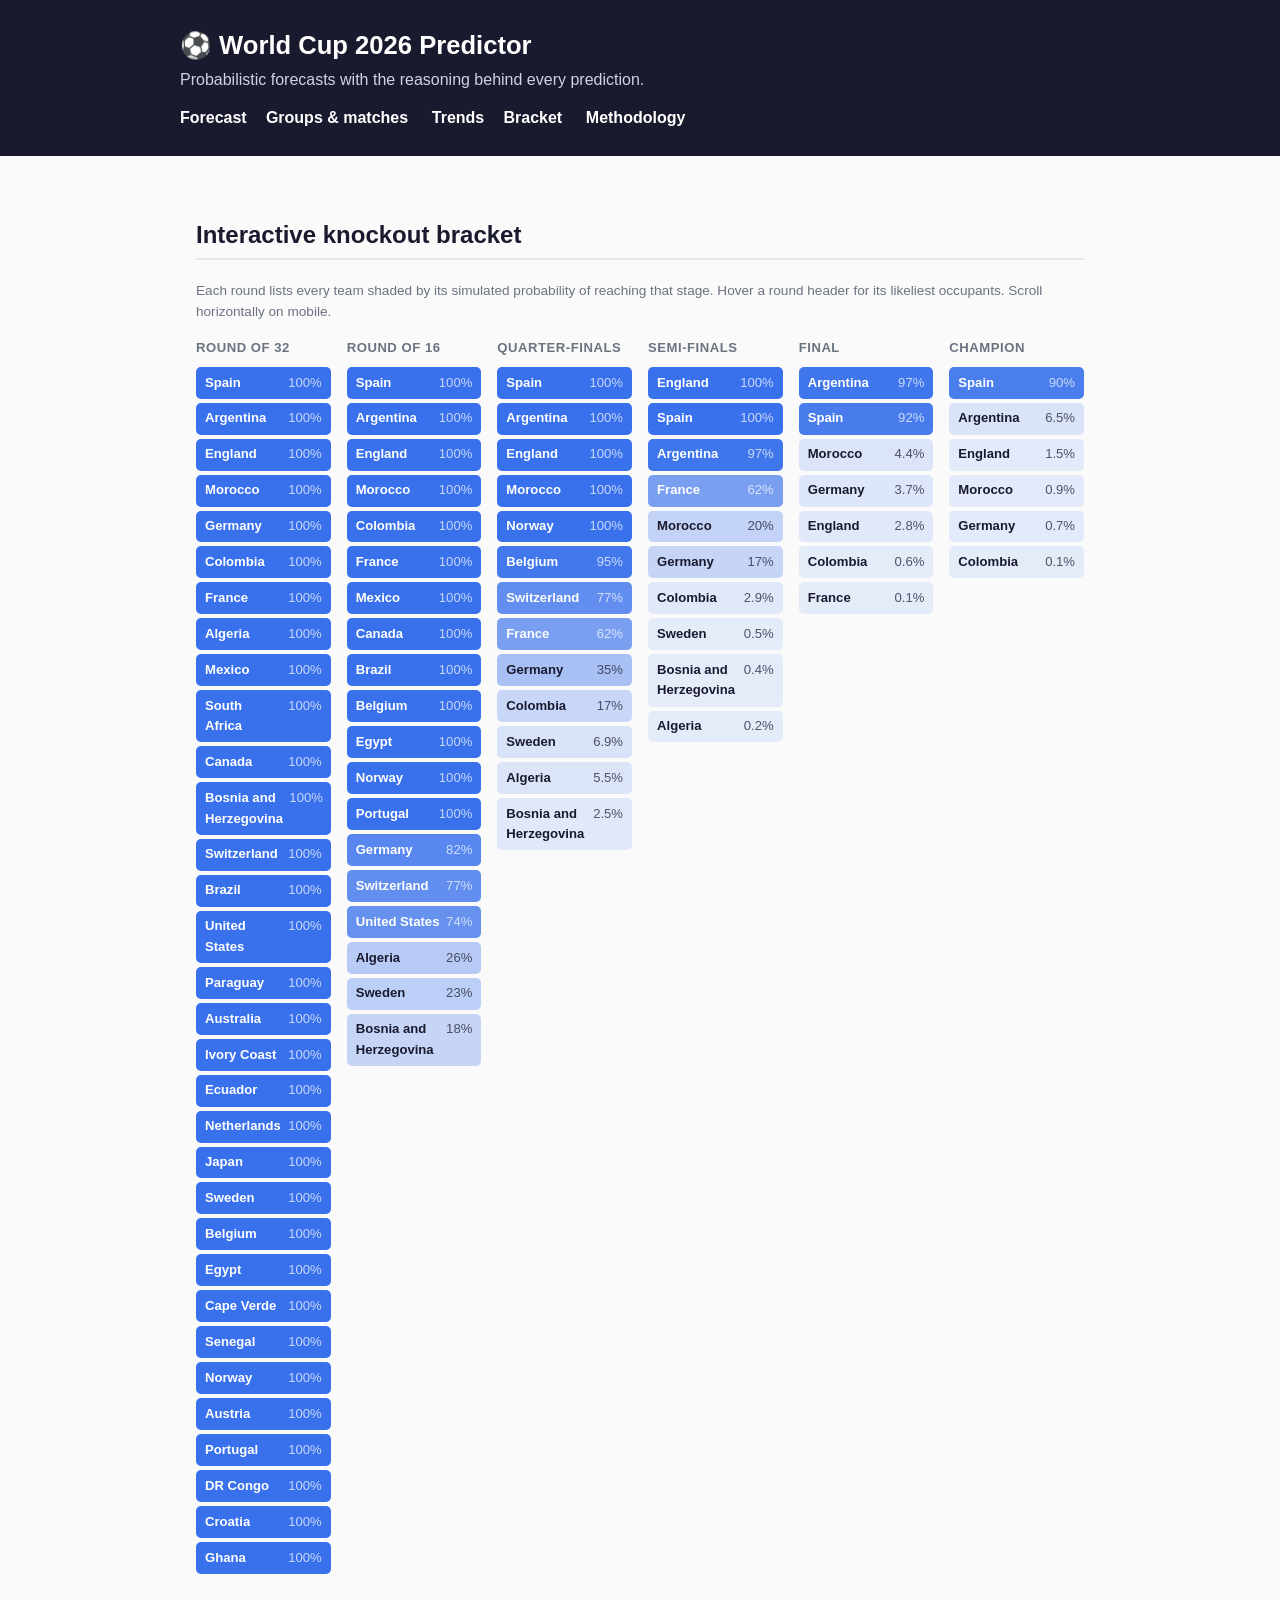
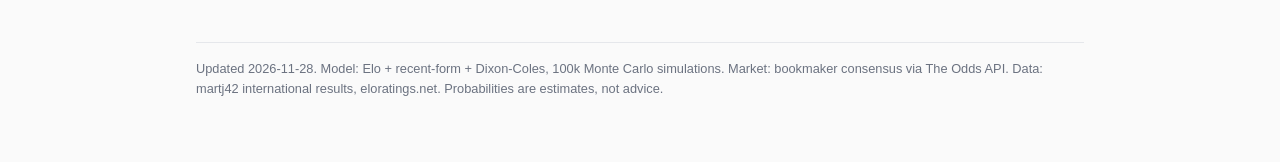
<file: docs/bracket.html>
<!doctype html><html lang="en"><head><meta charset="utf-8">
<meta name="viewport" content="width=device-width,initial-scale=1">
<title>Bracket — WC26 Predictor</title><link rel="stylesheet" href="style.css"></head>
<body><header><div class="inner"><h1>⚽ World Cup 2026 Predictor</h1>
<p>Probabilistic forecasts with the reasoning behind every prediction.</p>
<nav><a href="index.html">Forecast</a><a href="groups.html">Groups &amp; matches</a>
<a href="trends.html">Trends</a><a href="bracket.html">Bracket</a>
<a href="methodology.html">Methodology</a></nav></div></header>
<main>
<h2>Interactive knockout bracket</h2>
<p class="muted">Each round lists every team shaded by its simulated probability
of reaching that stage. Hover a round header for its likeliest occupants.
Scroll horizontally on mobile.</p>
<div id="bracket"></div><footer>Updated 2026-11-28. Model: Elo + recent-form + Dixon-Coles, 100k Monte Carlo
simulations. Market: bookmaker consensus via The Odds API. Data: martj42
international results, eloratings.net. Probabilities are estimates, not advice.
</footer></main>
<div id="team-modal" aria-hidden="true"><div class="box"><button class="close"
aria-label="Close">&times;</button><div id="team-modal-content"></div></div></div>
<script src="vendor/chart.min.js"></script>
<script src="app.js" defer></script>
</body></html>
</file>
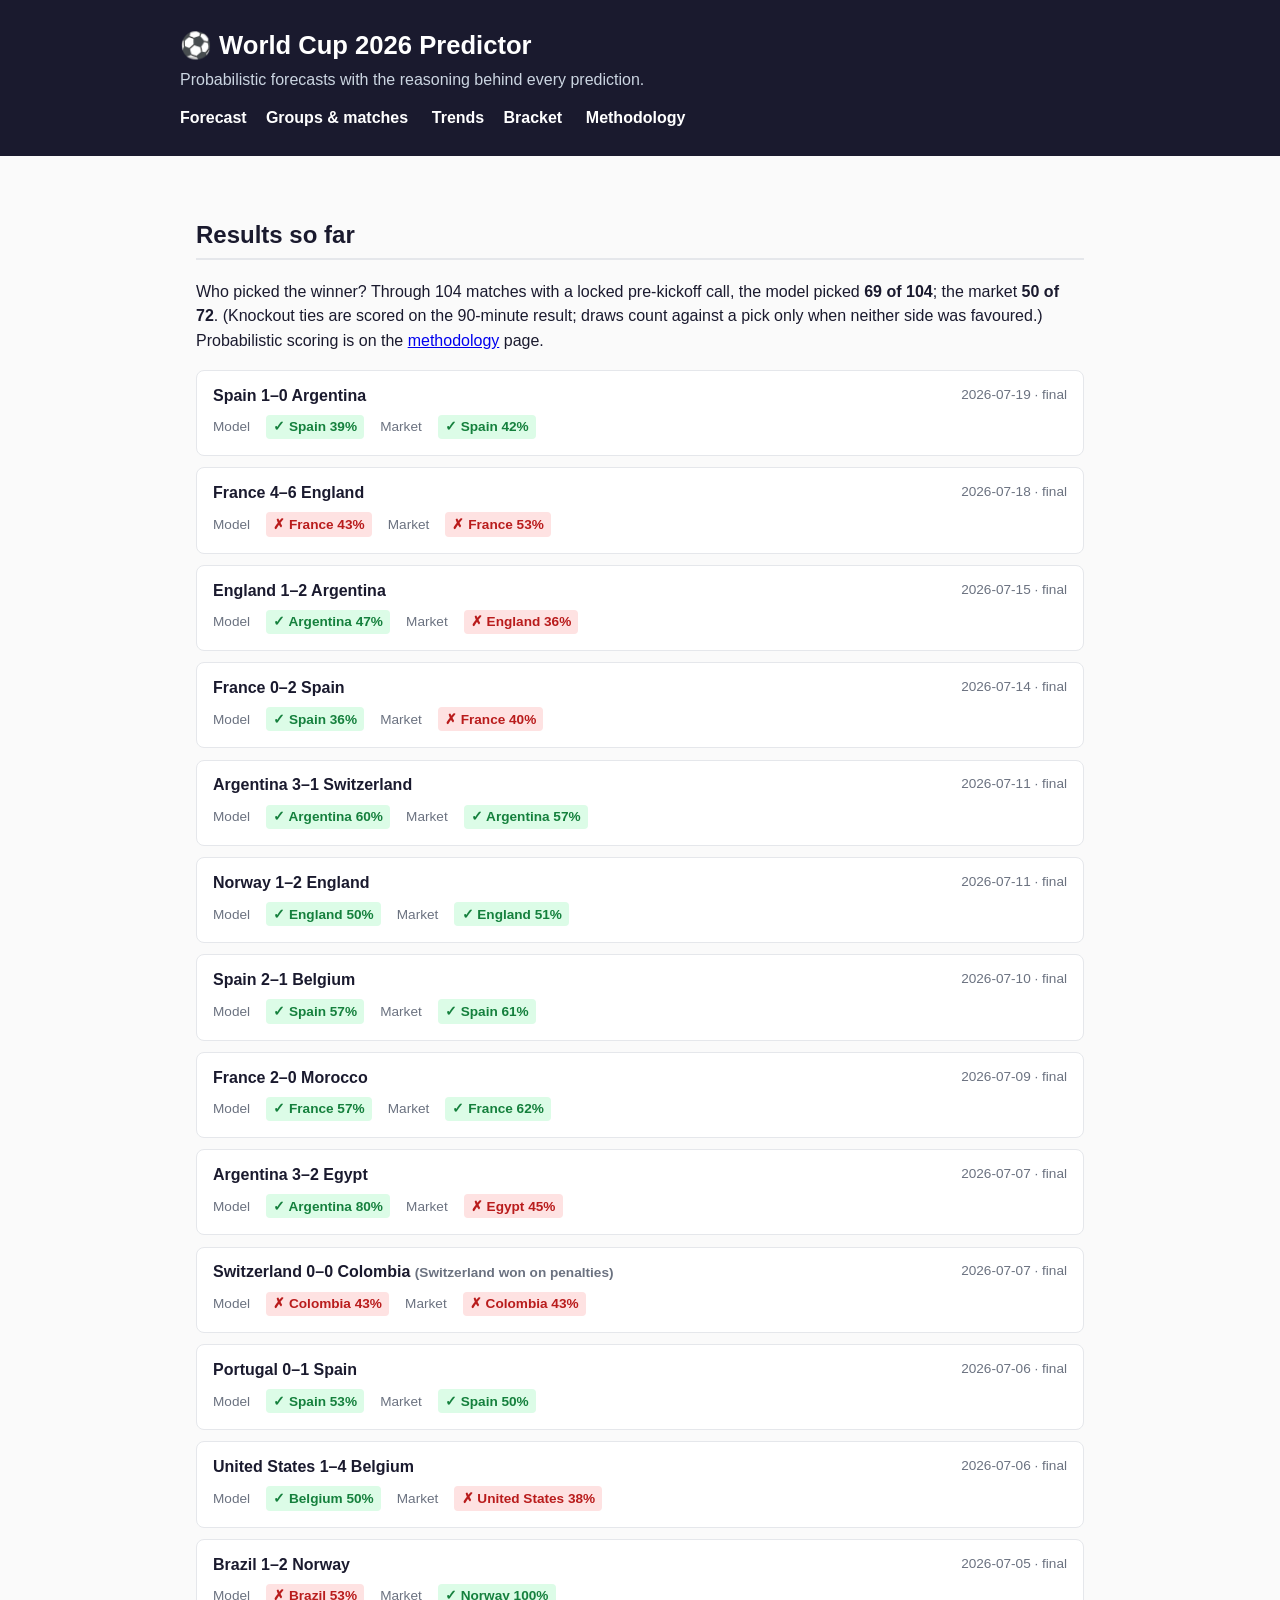
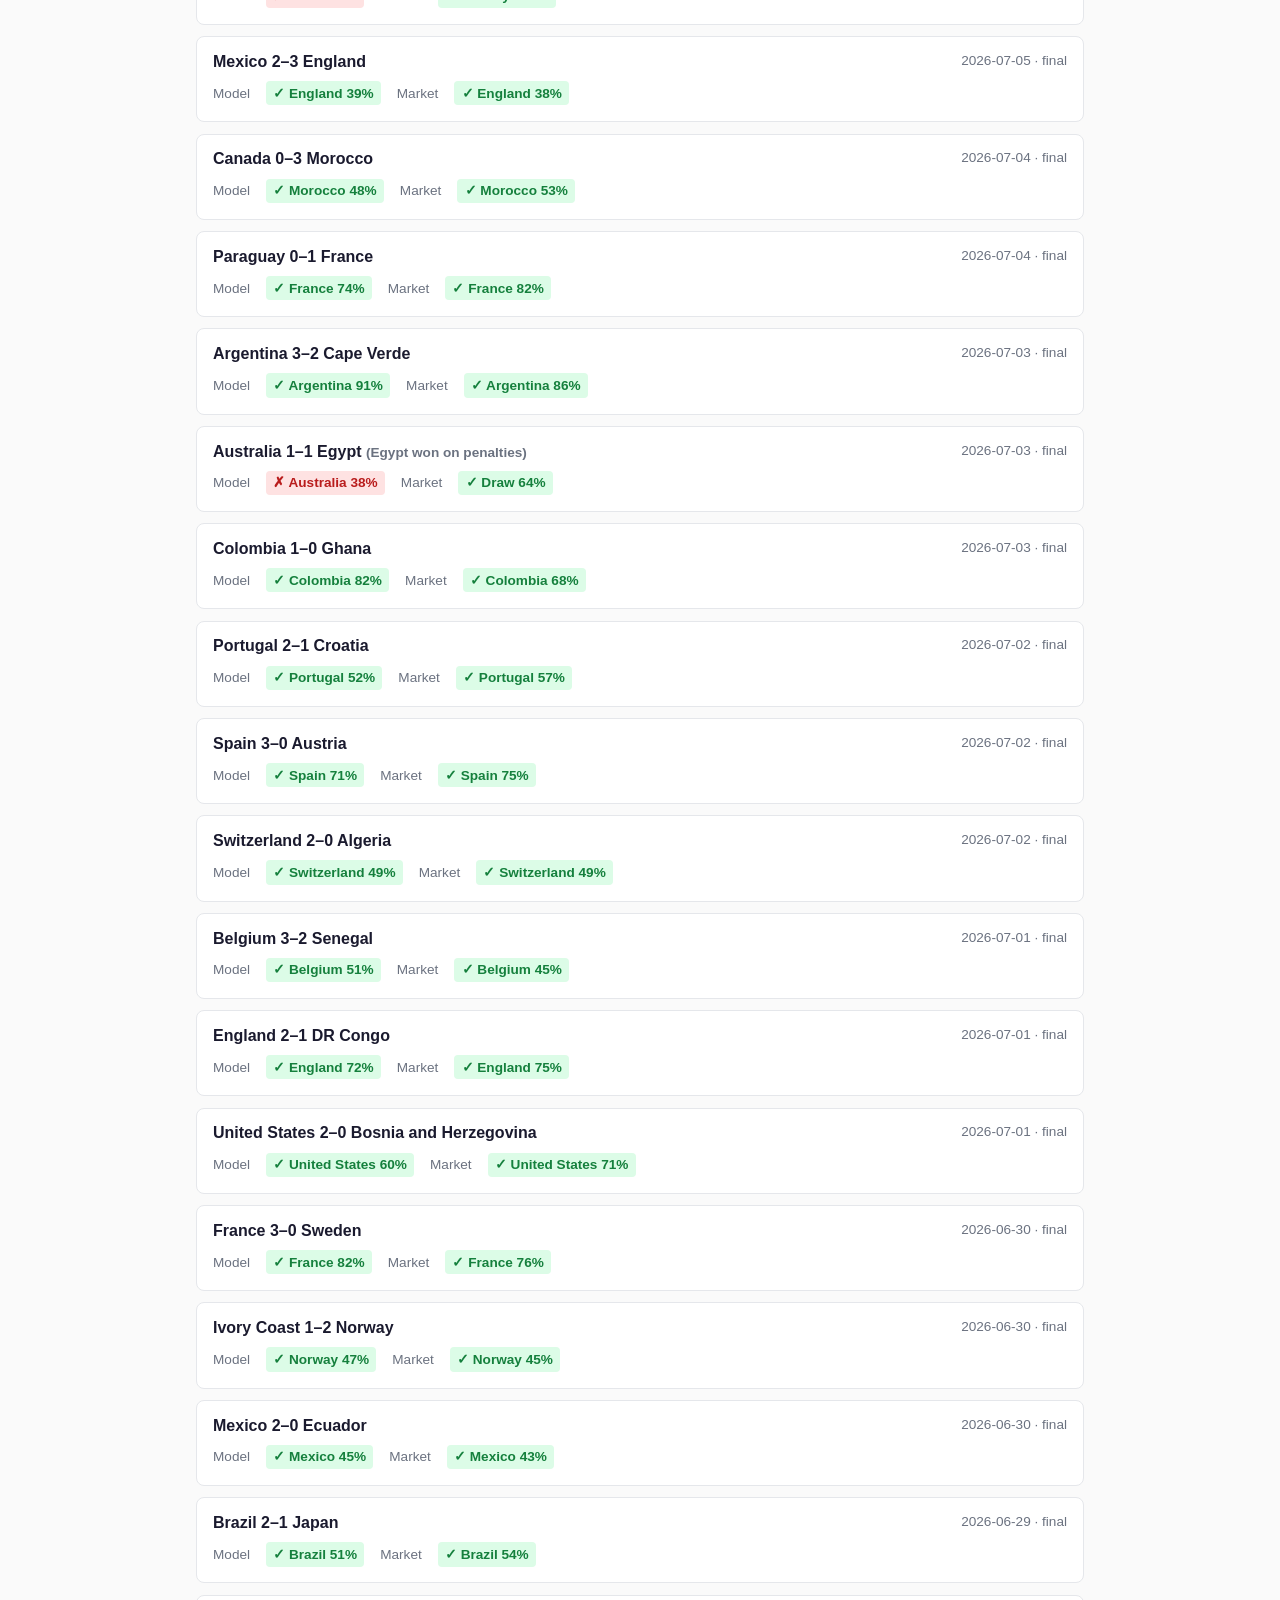
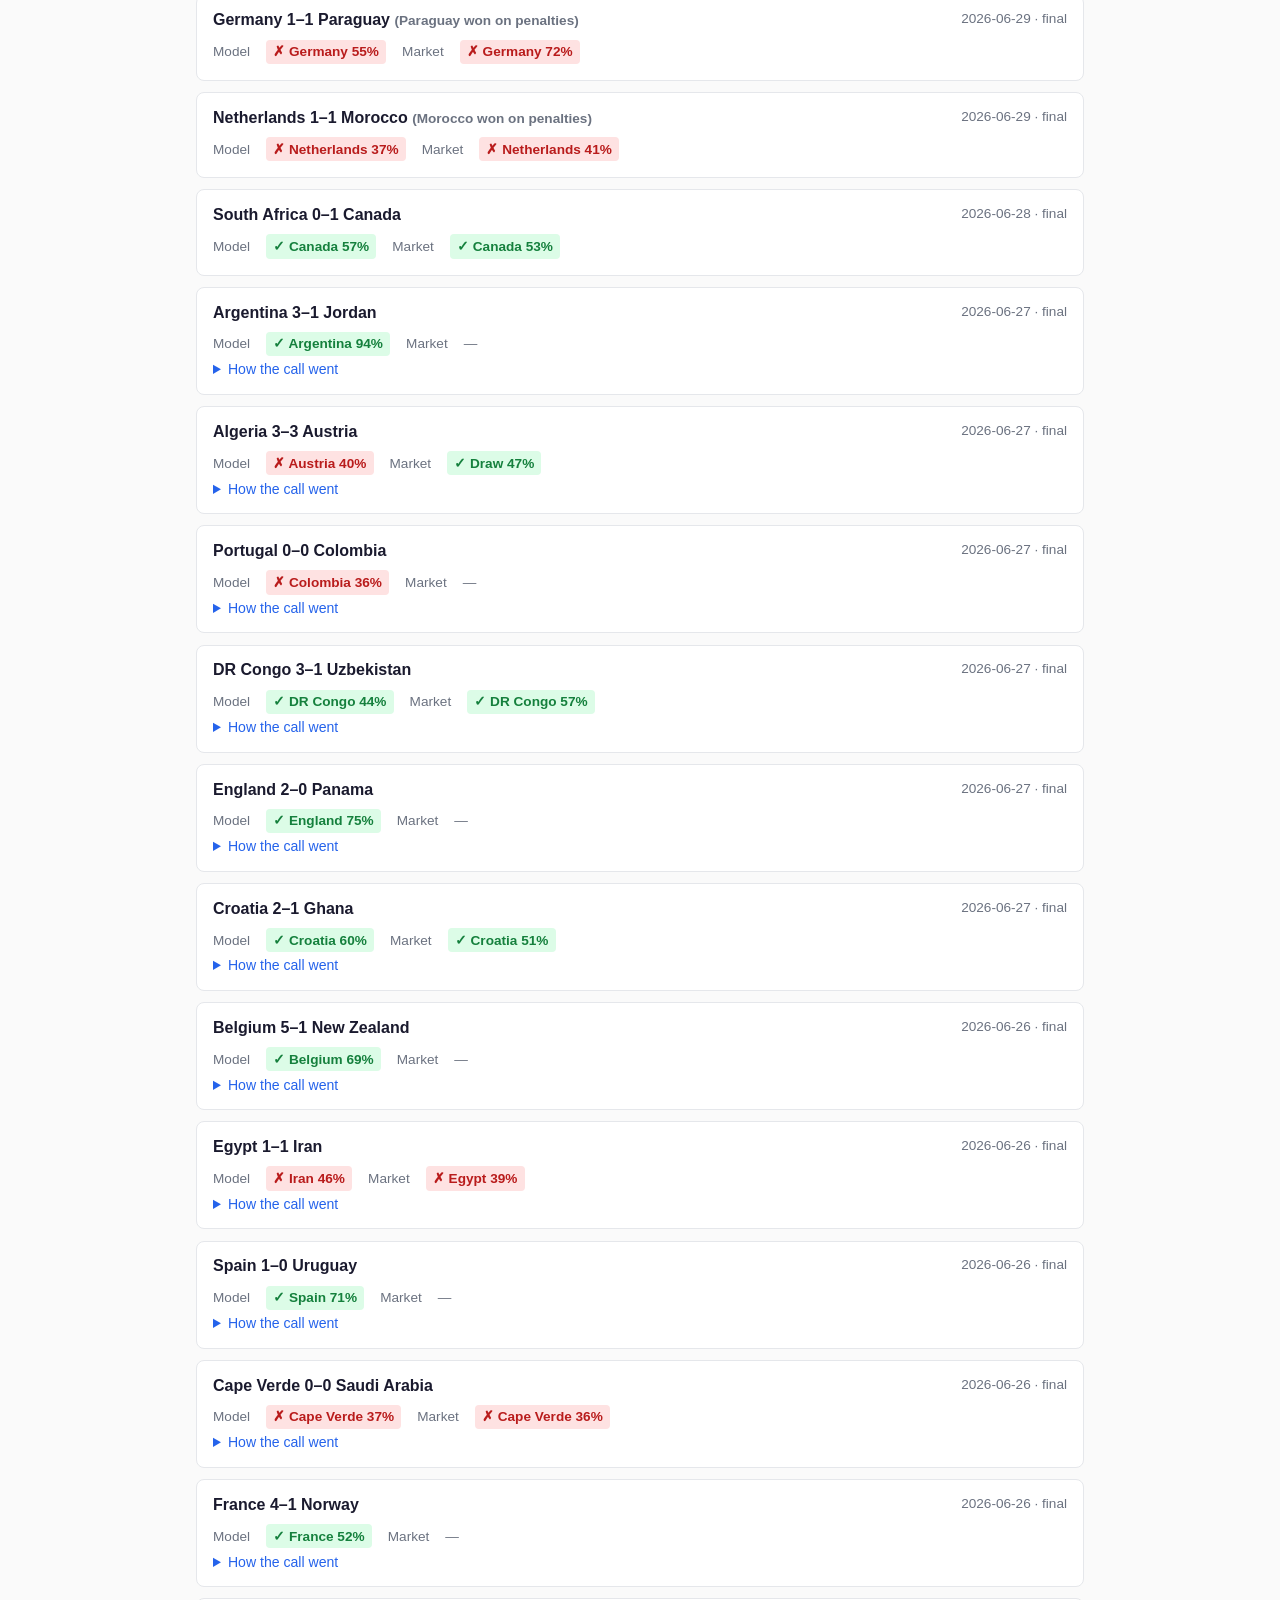
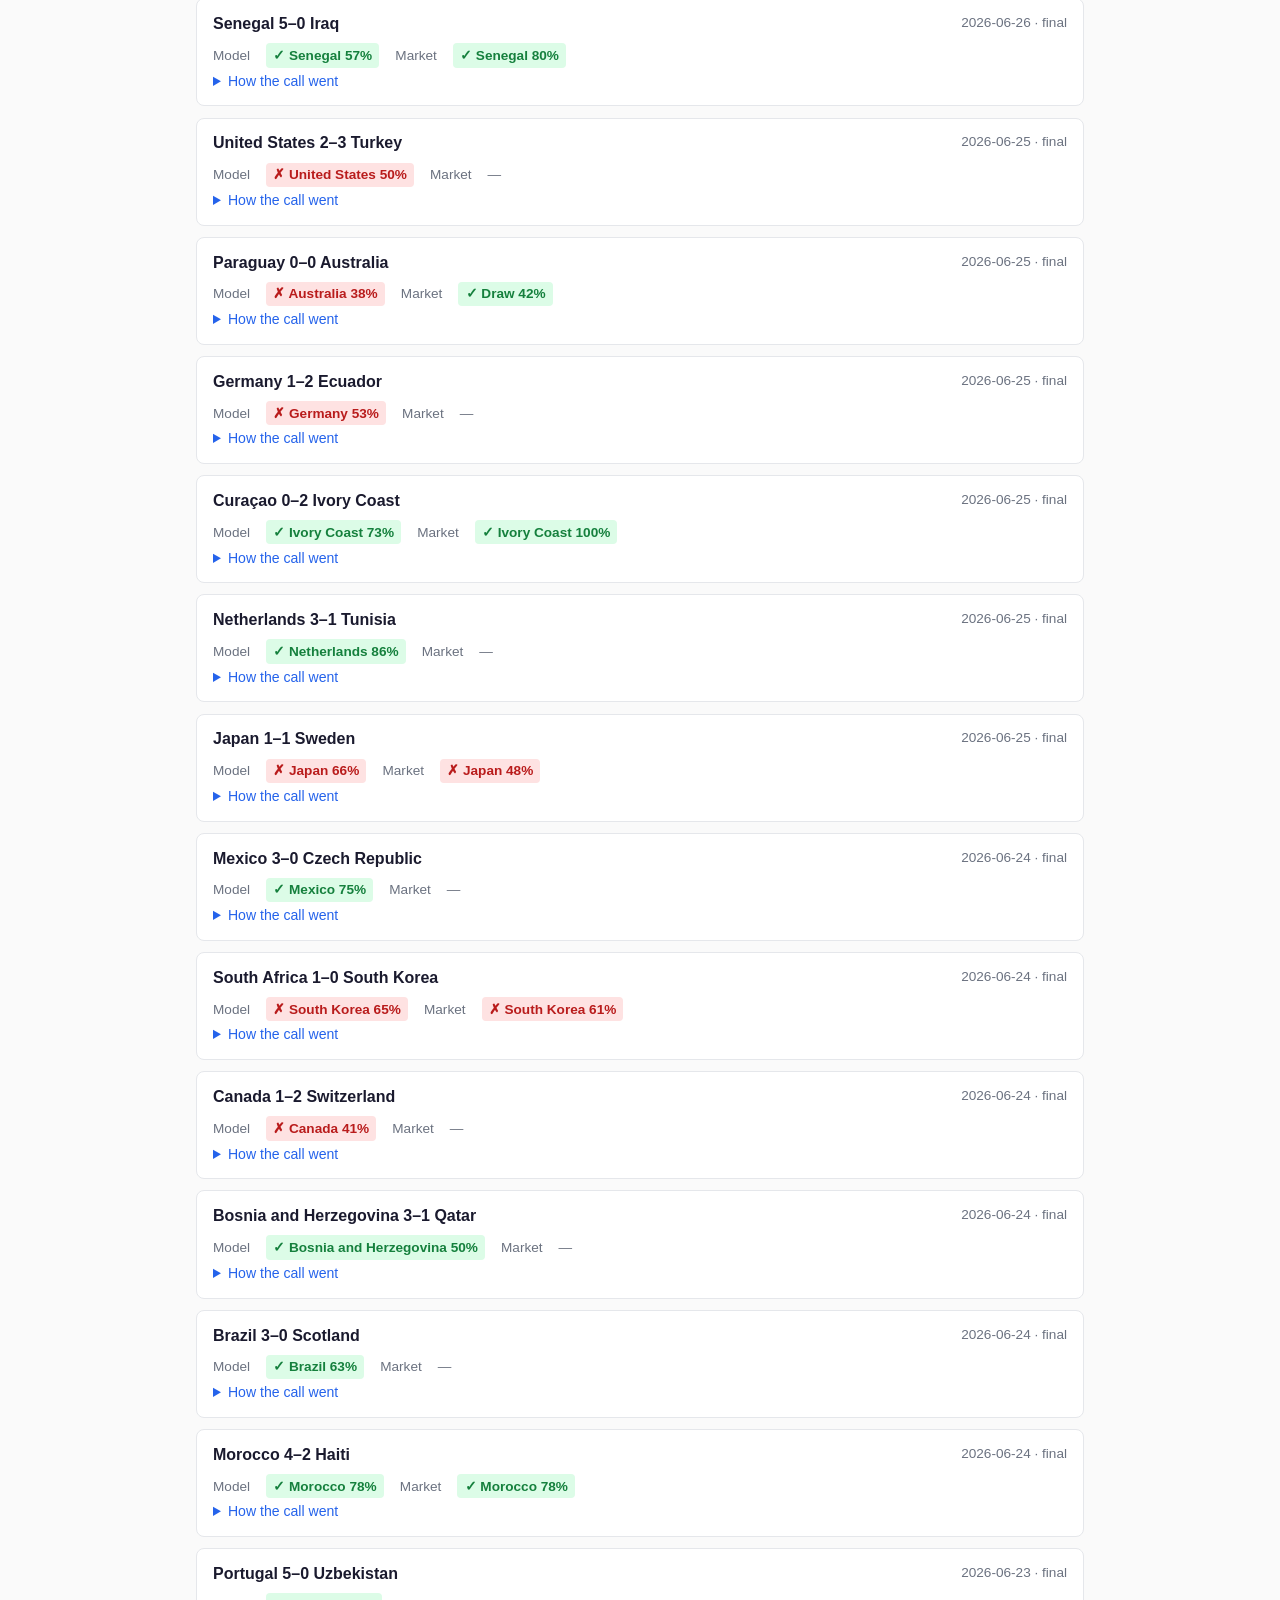
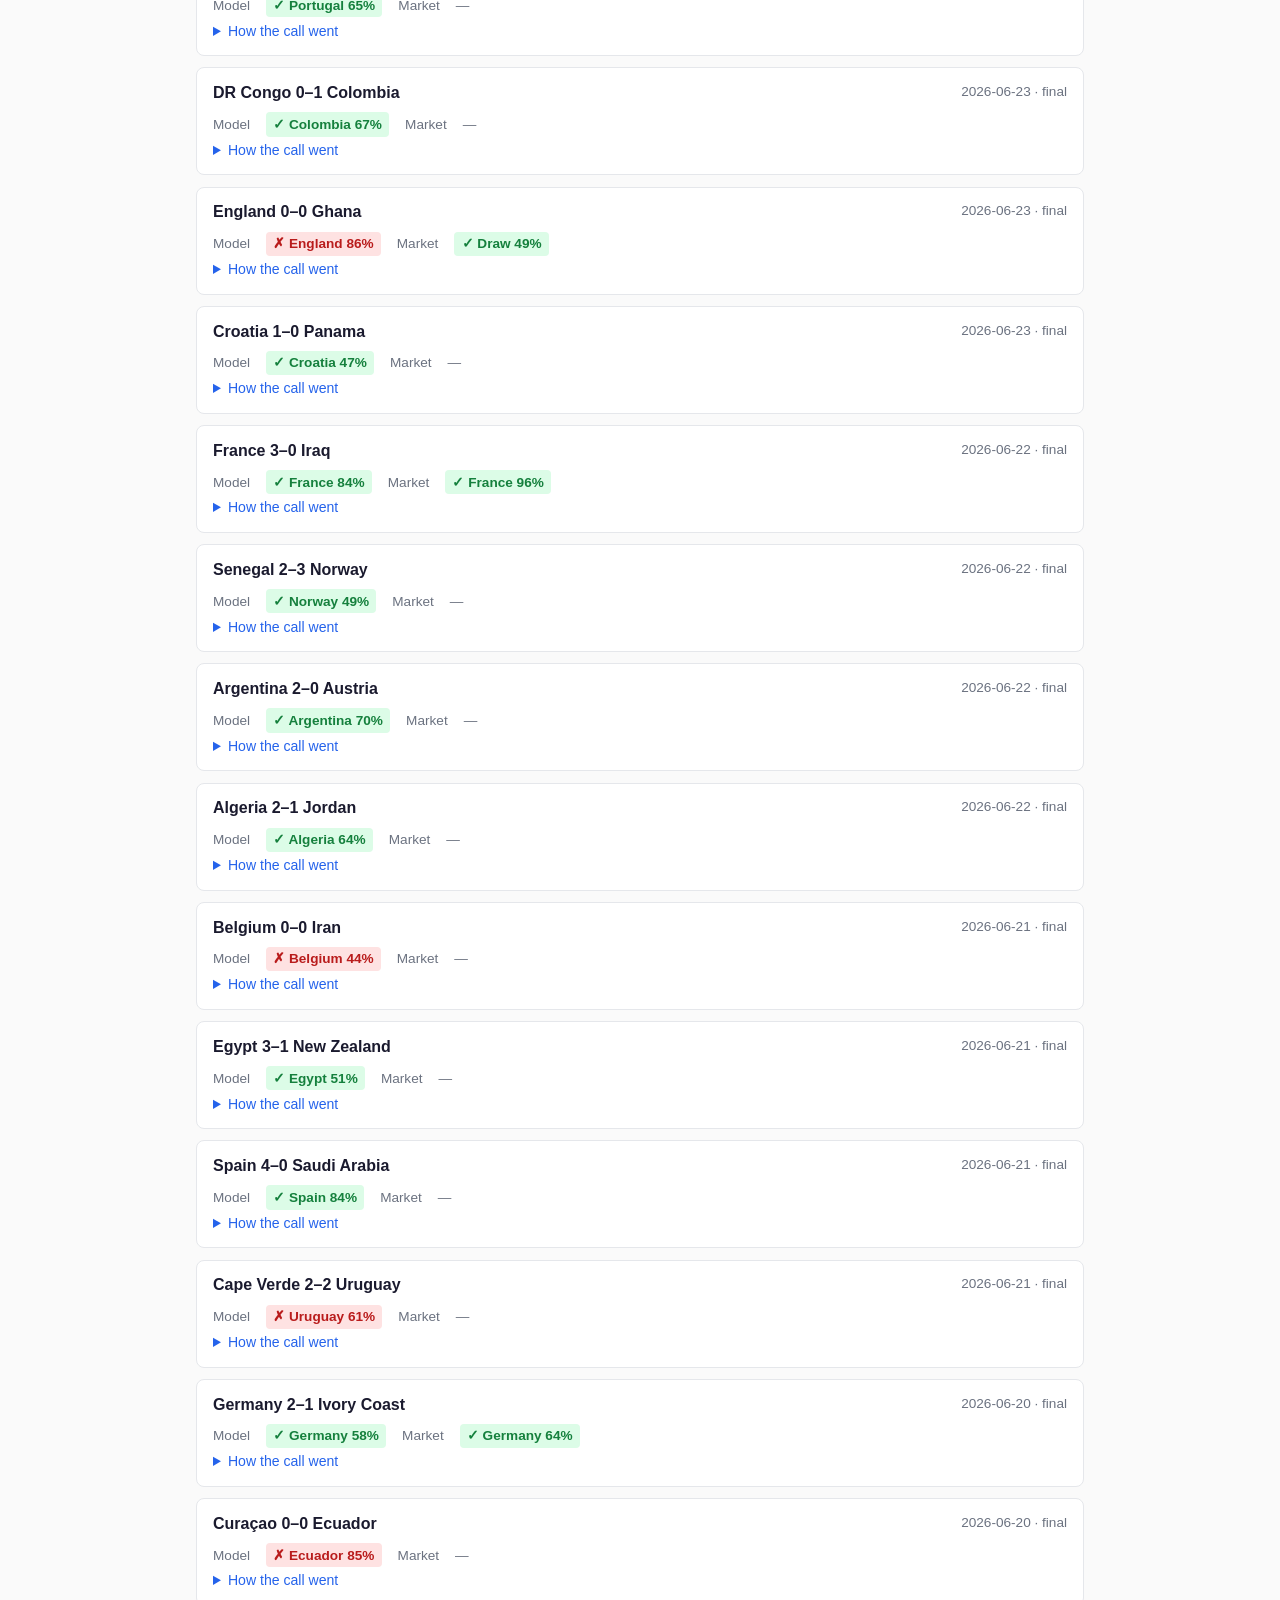
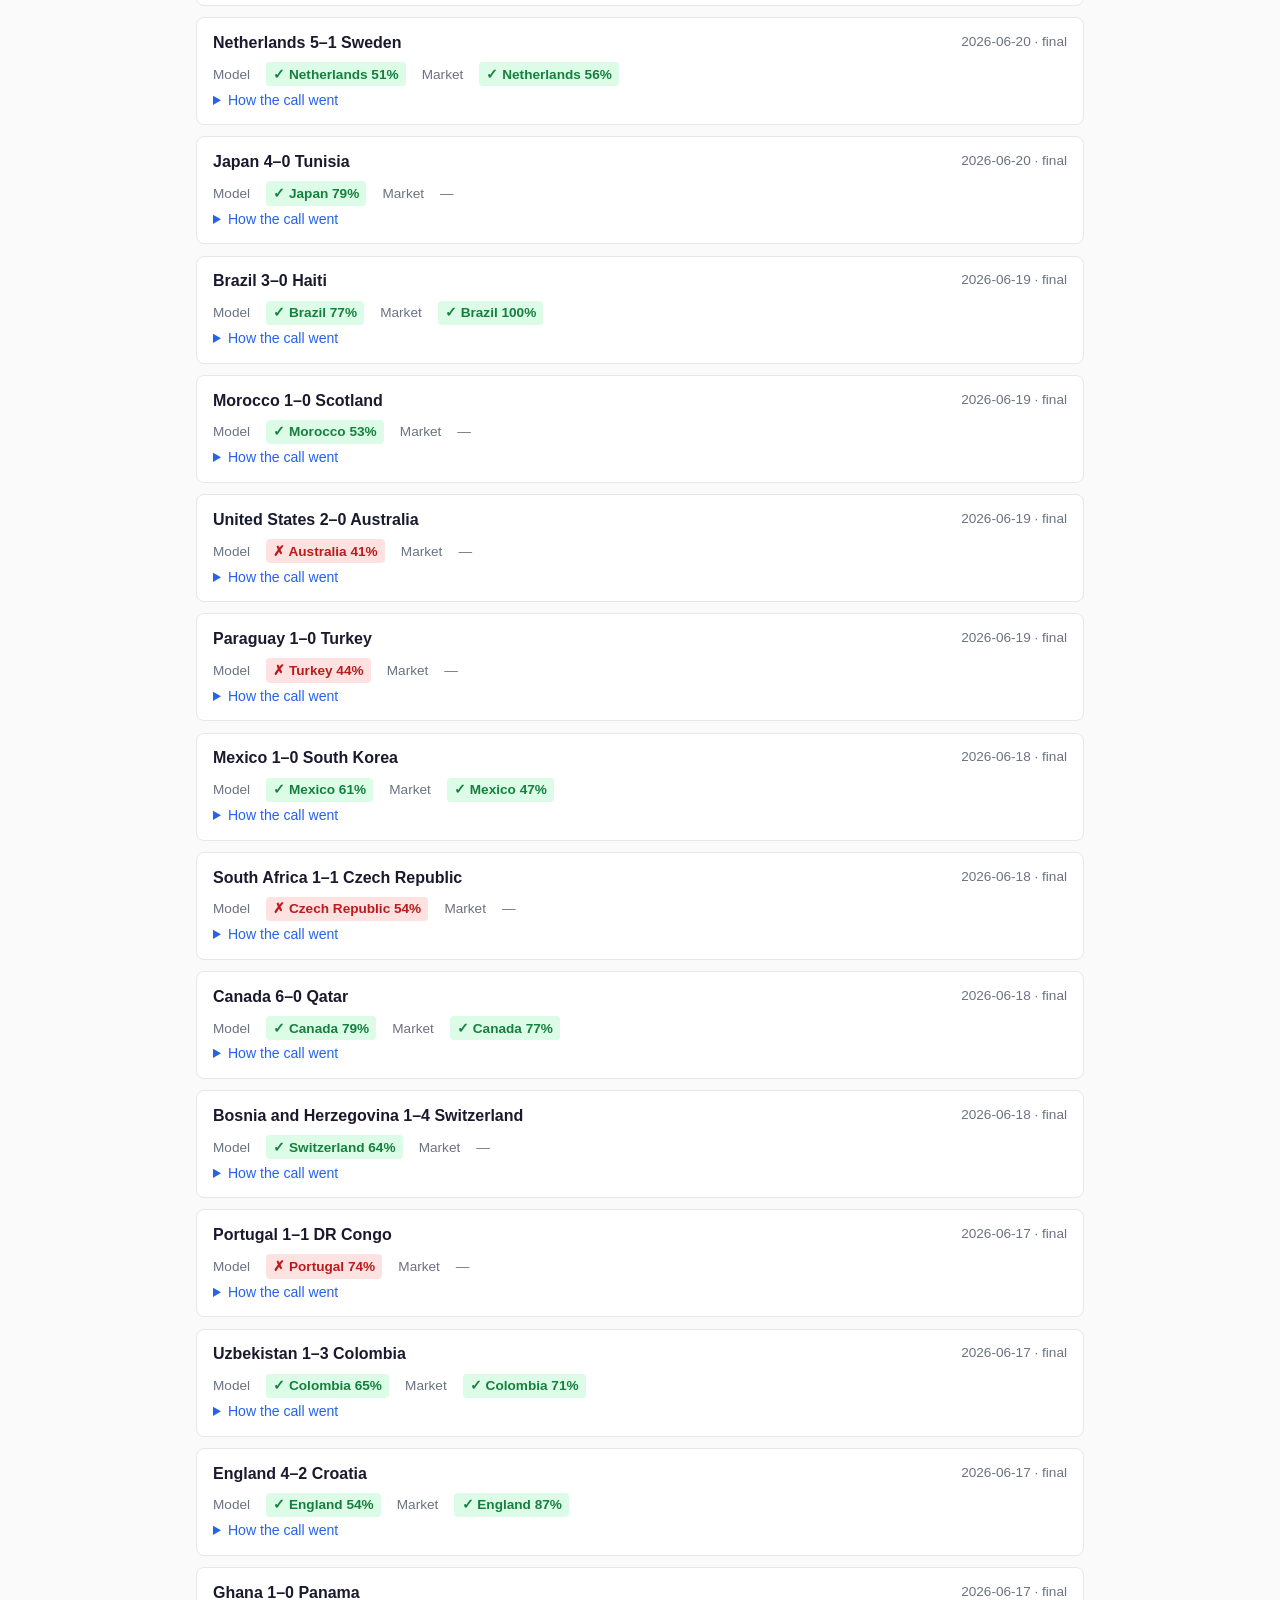
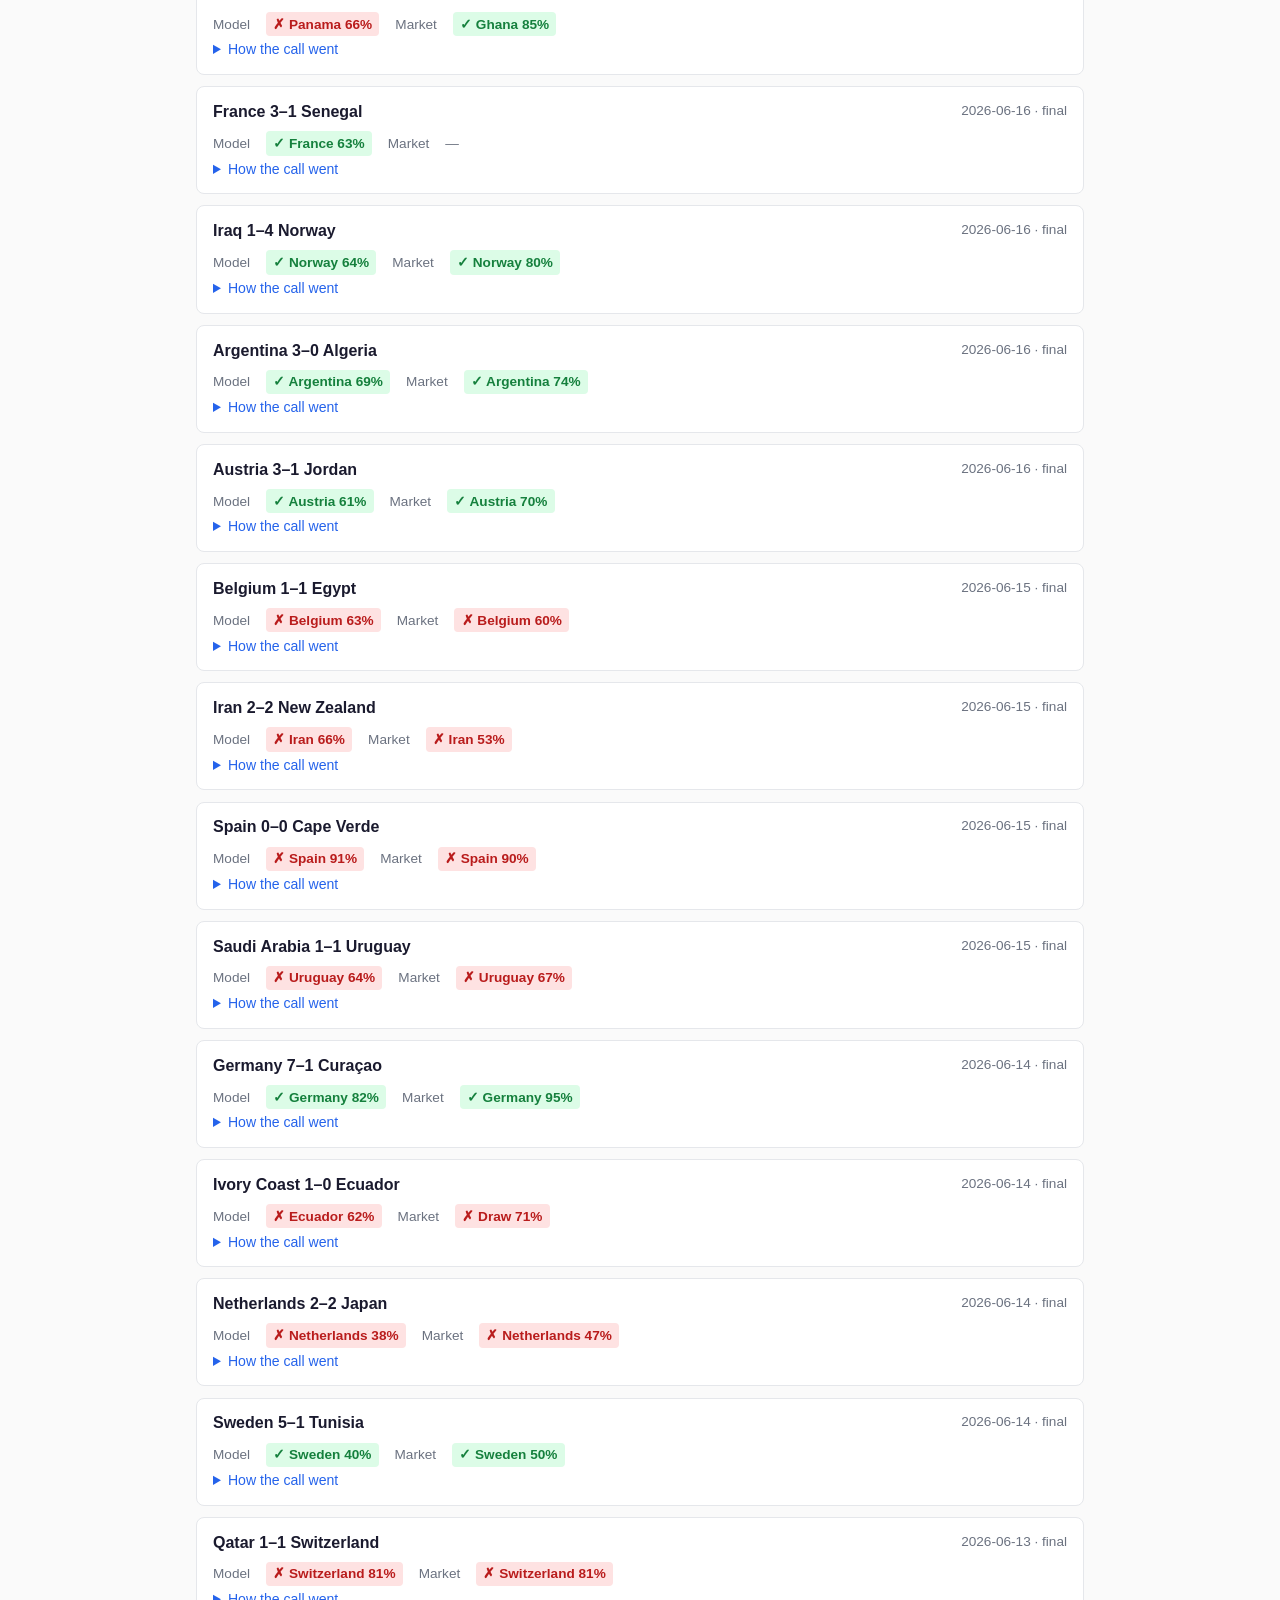
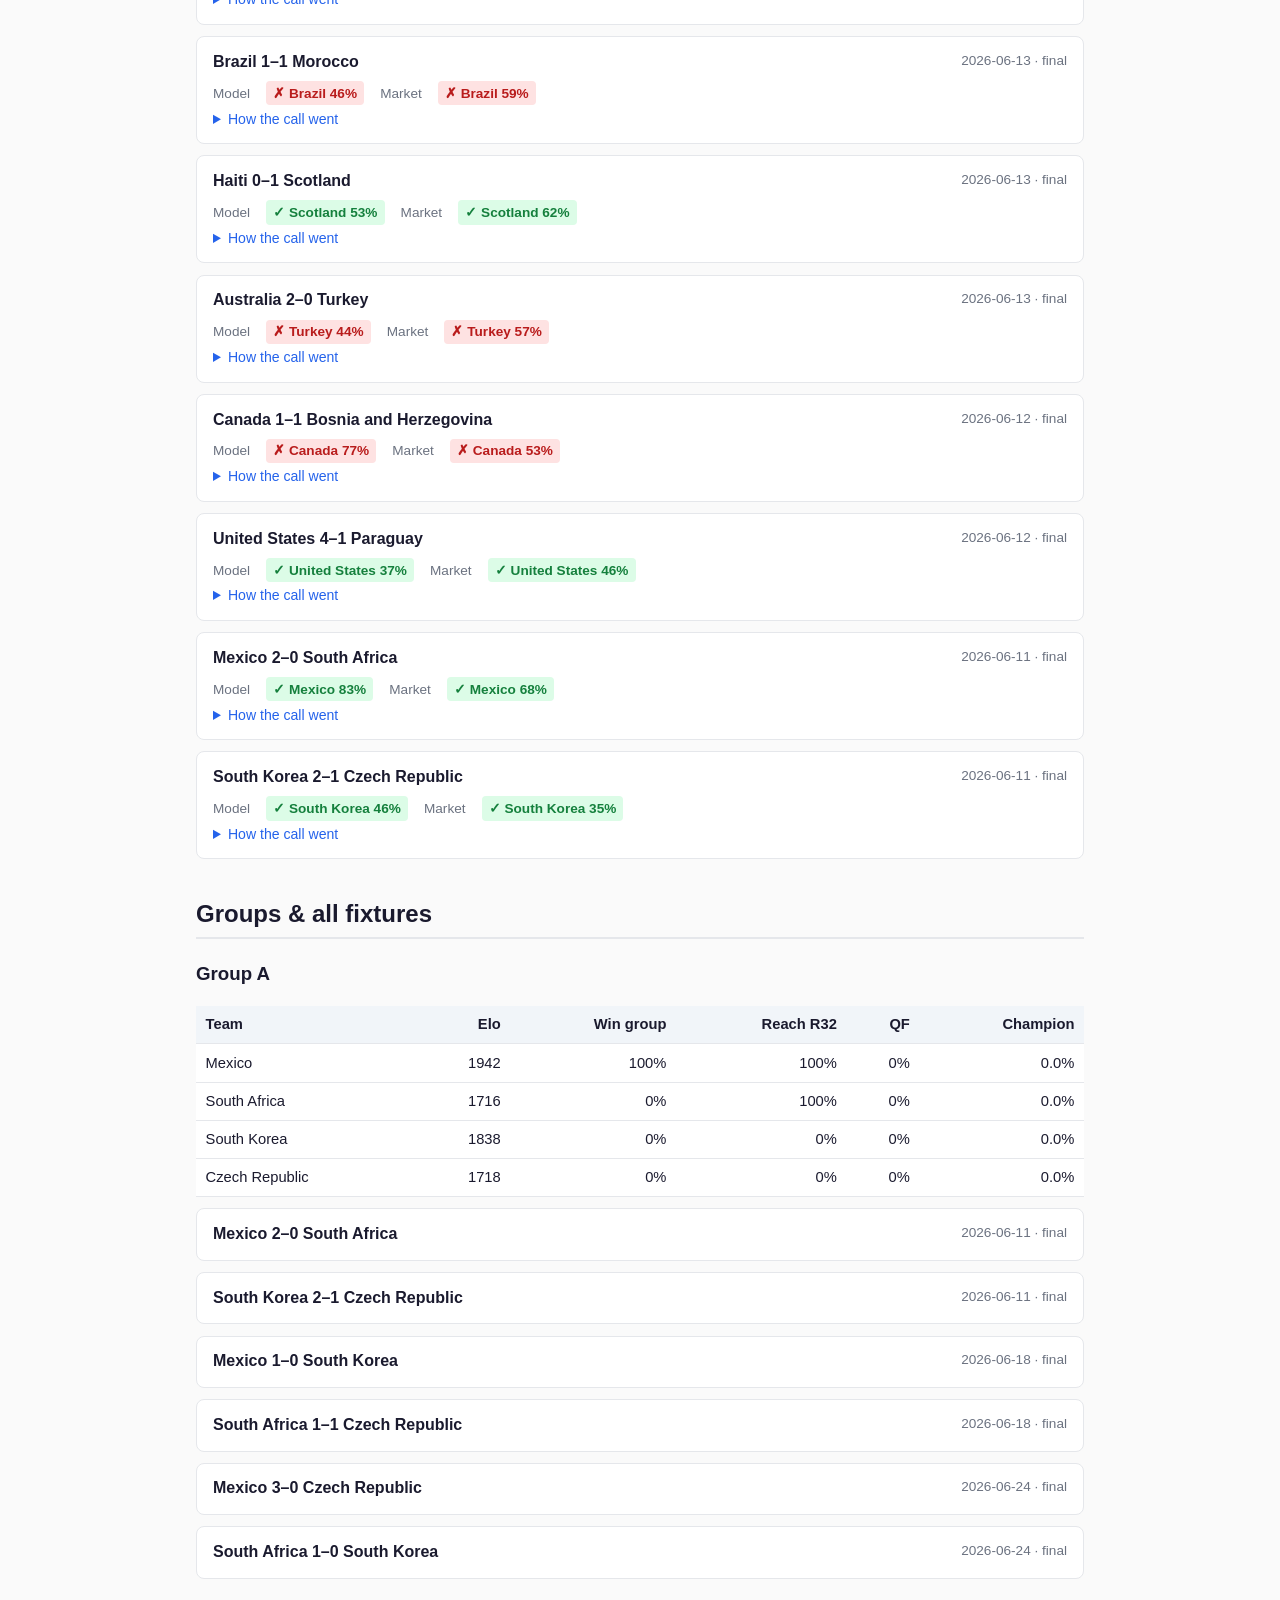
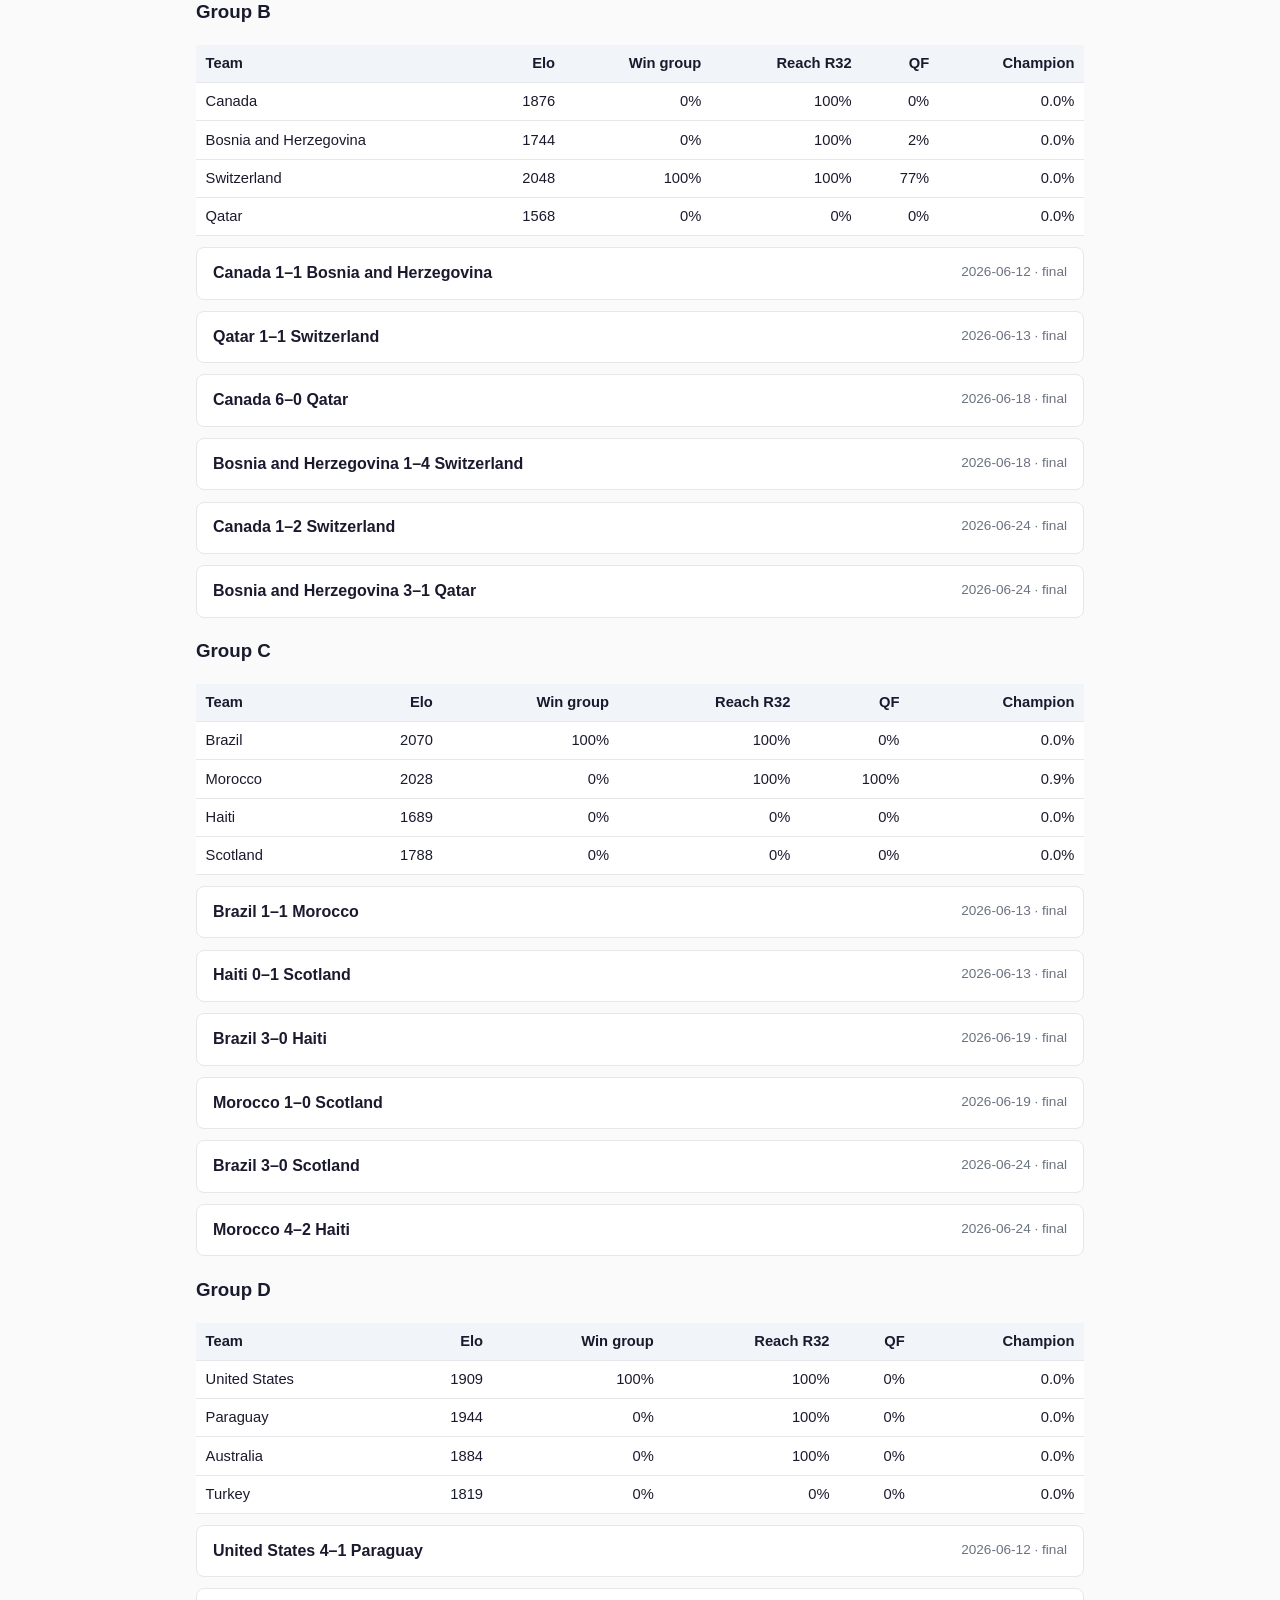
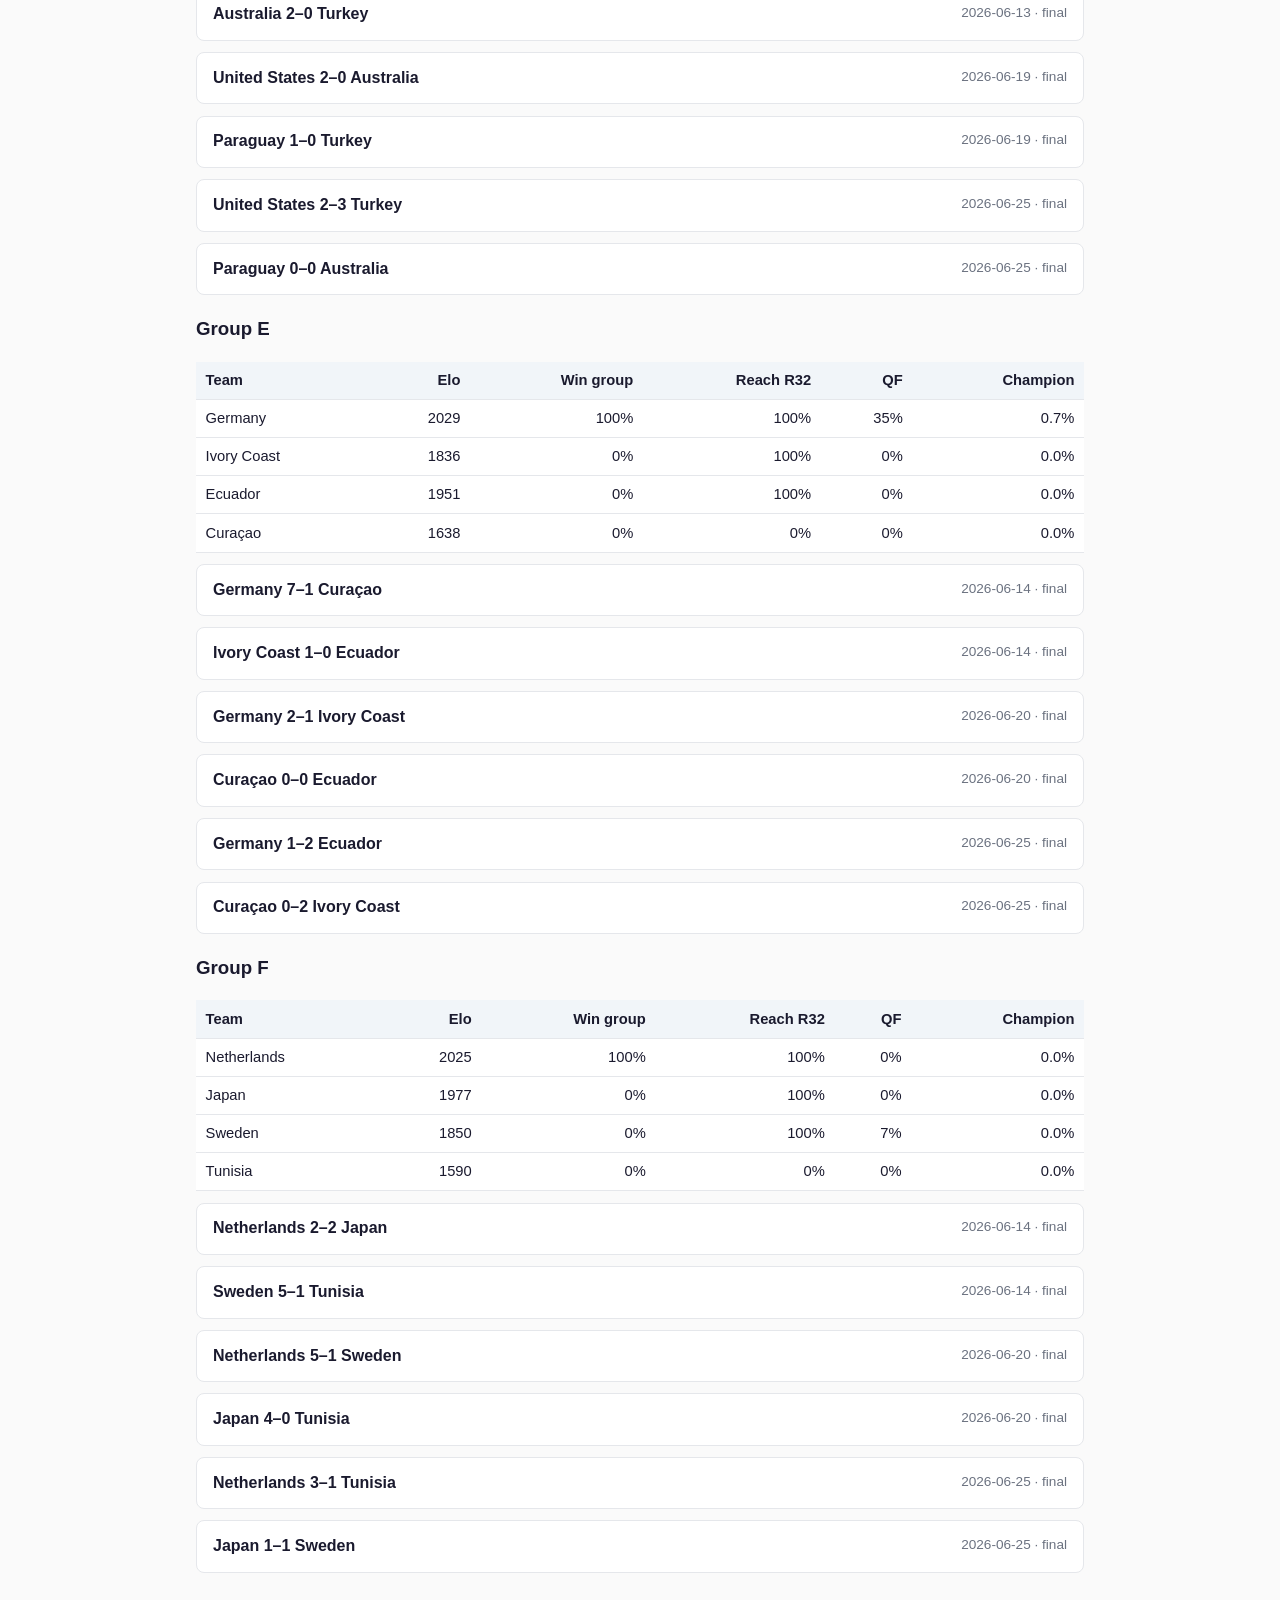
<file: docs/groups.html>
<!doctype html><html lang="en"><head><meta charset="utf-8">
<meta name="viewport" content="width=device-width,initial-scale=1">
<title>Groups — WC26 Predictor</title><link rel="stylesheet" href="style.css"></head>
<body><header><div class="inner"><h1>⚽ World Cup 2026 Predictor</h1>
<p>Probabilistic forecasts with the reasoning behind every prediction.</p>
<nav><a href="index.html">Forecast</a><a href="groups.html">Groups &amp; matches</a>
<a href="trends.html">Trends</a><a href="bracket.html">Bracket</a>
<a href="methodology.html">Methodology</a></nav></div></header>
<main><h2>Results so far</h2><p class="legend">Who picked the winner? Through 104 matches with a locked pre-kickoff call, the model picked <b>69 of 104</b>; the market <b>50 of 72</b>. (Knockout ties are scored on the 90-minute result; draws count against a pick only when neither side was favoured.) Probabilistic scoring is on the <a href="methodology.html">methodology</a> page.</p><div class="fixture result"><span class="date">2026-07-19 · final</span><span class="teams">Spain 1–0 Argentina</span><div class="picks">Model <span class='pick hit'>✓ Spain 39%</span> Market <span class='pick hit'>✓ Spain 42%</span></div></div><div class="fixture result"><span class="date">2026-07-18 · final</span><span class="teams">France 4–6 England</span><div class="picks">Model <span class='pick miss'>✗ France 43%</span> Market <span class='pick miss'>✗ France 53%</span></div></div><div class="fixture result"><span class="date">2026-07-15 · final</span><span class="teams">England 1–2 Argentina</span><div class="picks">Model <span class='pick hit'>✓ Argentina 47%</span> Market <span class='pick miss'>✗ England 36%</span></div></div><div class="fixture result"><span class="date">2026-07-14 · final</span><span class="teams">France 0–2 Spain</span><div class="picks">Model <span class='pick hit'>✓ Spain 36%</span> Market <span class='pick miss'>✗ France 40%</span></div></div><div class="fixture result"><span class="date">2026-07-11 · final</span><span class="teams">Argentina 3–1 Switzerland</span><div class="picks">Model <span class='pick hit'>✓ Argentina 60%</span> Market <span class='pick hit'>✓ Argentina 57%</span></div></div><div class="fixture result"><span class="date">2026-07-11 · final</span><span class="teams">Norway 1–2 England</span><div class="picks">Model <span class='pick hit'>✓ England 50%</span> Market <span class='pick hit'>✓ England 51%</span></div></div><div class="fixture result"><span class="date">2026-07-10 · final</span><span class="teams">Spain 2–1 Belgium</span><div class="picks">Model <span class='pick hit'>✓ Spain 57%</span> Market <span class='pick hit'>✓ Spain 61%</span></div></div><div class="fixture result"><span class="date">2026-07-09 · final</span><span class="teams">France 2–0 Morocco</span><div class="picks">Model <span class='pick hit'>✓ France 57%</span> Market <span class='pick hit'>✓ France 62%</span></div></div><div class="fixture result"><span class="date">2026-07-07 · final</span><span class="teams">Argentina 3–2 Egypt</span><div class="picks">Model <span class='pick hit'>✓ Argentina 80%</span> Market <span class='pick miss'>✗ Egypt 45%</span></div></div><div class="fixture result"><span class="date">2026-07-07 · final</span><span class="teams">Switzerland 0–0 Colombia <span class="muted">(Switzerland won on penalties)</span></span><div class="picks">Model <span class='pick miss'>✗ Colombia 43%</span> Market <span class='pick miss'>✗ Colombia 43%</span></div></div><div class="fixture result"><span class="date">2026-07-06 · final</span><span class="teams">Portugal 0–1 Spain</span><div class="picks">Model <span class='pick hit'>✓ Spain 53%</span> Market <span class='pick hit'>✓ Spain 50%</span></div></div><div class="fixture result"><span class="date">2026-07-06 · final</span><span class="teams">United States 1–4 Belgium</span><div class="picks">Model <span class='pick hit'>✓ Belgium 50%</span> Market <span class='pick miss'>✗ United States 38%</span></div></div><div class="fixture result"><span class="date">2026-07-05 · final</span><span class="teams">Brazil 1–2 Norway</span><div class="picks">Model <span class='pick miss'>✗ Brazil 53%</span> Market <span class='pick hit'>✓ Norway 100%</span></div></div><div class="fixture result"><span class="date">2026-07-05 · final</span><span class="teams">Mexico 2–3 England</span><div class="picks">Model <span class='pick hit'>✓ England 39%</span> Market <span class='pick hit'>✓ England 38%</span></div></div><div class="fixture result"><span class="date">2026-07-04 · final</span><span class="teams">Canada 0–3 Morocco</span><div class="picks">Model <span class='pick hit'>✓ Morocco 48%</span> Market <span class='pick hit'>✓ Morocco 53%</span></div></div><div class="fixture result"><span class="date">2026-07-04 · final</span><span class="teams">Paraguay 0–1 France</span><div class="picks">Model <span class='pick hit'>✓ France 74%</span> Market <span class='pick hit'>✓ France 82%</span></div></div><div class="fixture result"><span class="date">2026-07-03 · final</span><span class="teams">Argentina 3–2 Cape Verde</span><div class="picks">Model <span class='pick hit'>✓ Argentina 91%</span> Market <span class='pick hit'>✓ Argentina 86%</span></div></div><div class="fixture result"><span class="date">2026-07-03 · final</span><span class="teams">Australia 1–1 Egypt <span class="muted">(Egypt won on penalties)</span></span><div class="picks">Model <span class='pick miss'>✗ Australia 38%</span> Market <span class='pick hit'>✓ Draw 64%</span></div></div><div class="fixture result"><span class="date">2026-07-03 · final</span><span class="teams">Colombia 1–0 Ghana</span><div class="picks">Model <span class='pick hit'>✓ Colombia 82%</span> Market <span class='pick hit'>✓ Colombia 68%</span></div></div><div class="fixture result"><span class="date">2026-07-02 · final</span><span class="teams">Portugal 2–1 Croatia</span><div class="picks">Model <span class='pick hit'>✓ Portugal 52%</span> Market <span class='pick hit'>✓ Portugal 57%</span></div></div><div class="fixture result"><span class="date">2026-07-02 · final</span><span class="teams">Spain 3–0 Austria</span><div class="picks">Model <span class='pick hit'>✓ Spain 71%</span> Market <span class='pick hit'>✓ Spain 75%</span></div></div><div class="fixture result"><span class="date">2026-07-02 · final</span><span class="teams">Switzerland 2–0 Algeria</span><div class="picks">Model <span class='pick hit'>✓ Switzerland 49%</span> Market <span class='pick hit'>✓ Switzerland 49%</span></div></div><div class="fixture result"><span class="date">2026-07-01 · final</span><span class="teams">Belgium 3–2 Senegal</span><div class="picks">Model <span class='pick hit'>✓ Belgium 51%</span> Market <span class='pick hit'>✓ Belgium 45%</span></div></div><div class="fixture result"><span class="date">2026-07-01 · final</span><span class="teams">England 2–1 DR Congo</span><div class="picks">Model <span class='pick hit'>✓ England 72%</span> Market <span class='pick hit'>✓ England 75%</span></div></div><div class="fixture result"><span class="date">2026-07-01 · final</span><span class="teams">United States 2–0 Bosnia and Herzegovina</span><div class="picks">Model <span class='pick hit'>✓ United States 60%</span> Market <span class='pick hit'>✓ United States 71%</span></div></div><div class="fixture result"><span class="date">2026-06-30 · final</span><span class="teams">France 3–0 Sweden</span><div class="picks">Model <span class='pick hit'>✓ France 82%</span> Market <span class='pick hit'>✓ France 76%</span></div></div><div class="fixture result"><span class="date">2026-06-30 · final</span><span class="teams">Ivory Coast 1–2 Norway</span><div class="picks">Model <span class='pick hit'>✓ Norway 47%</span> Market <span class='pick hit'>✓ Norway 45%</span></div></div><div class="fixture result"><span class="date">2026-06-30 · final</span><span class="teams">Mexico 2–0 Ecuador</span><div class="picks">Model <span class='pick hit'>✓ Mexico 45%</span> Market <span class='pick hit'>✓ Mexico 43%</span></div></div><div class="fixture result"><span class="date">2026-06-29 · final</span><span class="teams">Brazil 2–1 Japan</span><div class="picks">Model <span class='pick hit'>✓ Brazil 51%</span> Market <span class='pick hit'>✓ Brazil 54%</span></div></div><div class="fixture result"><span class="date">2026-06-29 · final</span><span class="teams">Germany 1–1 Paraguay <span class="muted">(Paraguay won on penalties)</span></span><div class="picks">Model <span class='pick miss'>✗ Germany 55%</span> Market <span class='pick miss'>✗ Germany 72%</span></div></div><div class="fixture result"><span class="date">2026-06-29 · final</span><span class="teams">Netherlands 1–1 Morocco <span class="muted">(Morocco won on penalties)</span></span><div class="picks">Model <span class='pick miss'>✗ Netherlands 37%</span> Market <span class='pick miss'>✗ Netherlands 41%</span></div></div><div class="fixture result"><span class="date">2026-06-28 · final</span><span class="teams">South Africa 0–1 Canada</span><div class="picks">Model <span class='pick hit'>✓ Canada 57%</span> Market <span class='pick hit'>✓ Canada 53%</span></div></div><div class="fixture result"><span class="date">2026-06-27 · final</span><span class="teams">Argentina 3–1 Jordan</span><div class="picks">Model <span class='pick hit'>✓ Argentina 94%</span> Market <span class='muted'>—</span></div><details><summary>How the call went</summary><p>Argentina 3–1 Jordan — Argentina won. The model called it: it leaned Argentina (94%).</p></details></div><div class="fixture result"><span class="date">2026-06-27 · final</span><span class="teams">Algeria 3–3 Austria</span><div class="picks">Model <span class='pick miss'>✗ Austria 40%</span> Market <span class='pick hit'>✓ Draw 47%</span></div><details><summary>How the call went</summary><p>Algeria 3–3 Austria — a draw. The model missed — it favoured Austria (40%) and gave the actual result only 28%. The market instead leaned a draw (47%) — which landed.</p></details></div><div class="fixture result"><span class="date">2026-06-27 · final</span><span class="teams">Portugal 0–0 Colombia</span><div class="picks">Model <span class='pick miss'>✗ Colombia 36%</span> Market <span class='muted'>—</span></div><details><summary>How the call went</summary><p>Portugal 0–0 Colombia — a draw. The model missed — it favoured Colombia (36%) and gave the actual result only 28%.</p></details></div><div class="fixture result"><span class="date">2026-06-27 · final</span><span class="teams">DR Congo 3–1 Uzbekistan</span><div class="picks">Model <span class='pick hit'>✓ DR Congo 44%</span> Market <span class='pick hit'>✓ DR Congo 57%</span></div><details><summary>How the call went</summary><p>DR Congo 3–1 Uzbekistan — DR Congo won. The model called it: it leaned DR Congo (44%). The market agreed (DR Congo 57%) and also called it.</p></details></div><div class="fixture result"><span class="date">2026-06-27 · final</span><span class="teams">England 2–0 Panama</span><div class="picks">Model <span class='pick hit'>✓ England 75%</span> Market <span class='muted'>—</span></div><details><summary>How the call went</summary><p>England 2–0 Panama — England won. The model called it: it leaned England (75%).</p></details></div><div class="fixture result"><span class="date">2026-06-27 · final</span><span class="teams">Croatia 2–1 Ghana</span><div class="picks">Model <span class='pick hit'>✓ Croatia 60%</span> Market <span class='pick hit'>✓ Croatia 51%</span></div><details><summary>How the call went</summary><p>Croatia 2–1 Ghana — Croatia won. The model called it: it leaned Croatia (60%). The market agreed (Croatia 51%) and also called it.</p></details></div><div class="fixture result"><span class="date">2026-06-26 · final</span><span class="teams">Belgium 5–1 New Zealand</span><div class="picks">Model <span class='pick hit'>✓ Belgium 69%</span> Market <span class='muted'>—</span></div><details><summary>How the call went</summary><p>Belgium 5–1 New Zealand — Belgium won. The model called it: it leaned Belgium (69%).</p></details></div><div class="fixture result"><span class="date">2026-06-26 · final</span><span class="teams">Egypt 1–1 Iran</span><div class="picks">Model <span class='pick miss'>✗ Iran 46%</span> Market <span class='pick miss'>✗ Egypt 39%</span></div><details><summary>How the call went</summary><p>Egypt 1–1 Iran — a draw. The model missed — it favoured Iran (46%) and gave the actual result only 27%. The market instead leaned Egypt (39%) — also wrong.</p></details></div><div class="fixture result"><span class="date">2026-06-26 · final</span><span class="teams">Spain 1–0 Uruguay</span><div class="picks">Model <span class='pick hit'>✓ Spain 71%</span> Market <span class='muted'>—</span></div><details><summary>How the call went</summary><p>Spain 1–0 Uruguay — Spain won. The model called it: it leaned Spain (71%).</p></details></div><div class="fixture result"><span class="date">2026-06-26 · final</span><span class="teams">Cape Verde 0–0 Saudi Arabia</span><div class="picks">Model <span class='pick miss'>✗ Cape Verde 37%</span> Market <span class='pick miss'>✗ Cape Verde 36%</span></div><details><summary>How the call went</summary><p>Cape Verde 0–0 Saudi Arabia — a draw. The model missed — it favoured Cape Verde (37%) and gave the actual result only 28%. The market agreed (Cape Verde 36%) and also missed.</p></details></div><div class="fixture result"><span class="date">2026-06-26 · final</span><span class="teams">France 4–1 Norway</span><div class="picks">Model <span class='pick hit'>✓ France 52%</span> Market <span class='muted'>—</span></div><details><summary>How the call went</summary><p>France 4–1 Norway — France won. The model called it: it leaned France (52%).</p></details></div><div class="fixture result"><span class="date">2026-06-26 · final</span><span class="teams">Senegal 5–0 Iraq</span><div class="picks">Model <span class='pick hit'>✓ Senegal 57%</span> Market <span class='pick hit'>✓ Senegal 80%</span></div><details><summary>How the call went</summary><p>Senegal 5–0 Iraq — Senegal won. The model called it: it leaned Senegal (57%). The market agreed (Senegal 80%) and also called it.</p></details></div><div class="fixture result"><span class="date">2026-06-25 · final</span><span class="teams">United States 2–3 Turkey</span><div class="picks">Model <span class='pick miss'>✗ United States 50%</span> Market <span class='muted'>—</span></div><details><summary>How the call went</summary><p>United States 2–3 Turkey — Turkey won. The model missed — it favoured United States (50%) and gave the actual result only 24%.</p></details></div><div class="fixture result"><span class="date">2026-06-25 · final</span><span class="teams">Paraguay 0–0 Australia</span><div class="picks">Model <span class='pick miss'>✗ Australia 38%</span> Market <span class='pick hit'>✓ Draw 42%</span></div><details><summary>How the call went</summary><p>Paraguay 0–0 Australia — a draw. The model missed — it favoured Australia (38%) and gave the actual result only 28%. The market instead leaned a draw (42%) — which landed.</p></details></div><div class="fixture result"><span class="date">2026-06-25 · final</span><span class="teams">Germany 1–2 Ecuador</span><div class="picks">Model <span class='pick miss'>✗ Germany 53%</span> Market <span class='muted'>—</span></div><details><summary>How the call went</summary><p>Germany 1–2 Ecuador — Ecuador won. The model missed — it favoured Germany (53%) and gave the actual result only 21%.</p></details></div><div class="fixture result"><span class="date">2026-06-25 · final</span><span class="teams">Curaçao 0–2 Ivory Coast</span><div class="picks">Model <span class='pick hit'>✓ Ivory Coast 73%</span> Market <span class='pick hit'>✓ Ivory Coast 100%</span></div><details><summary>How the call went</summary><p>Curaçao 0–2 Ivory Coast — Ivory Coast won. The model called it: it leaned Ivory Coast (73%). The market agreed (Ivory Coast 100%) and also called it.</p></details></div><div class="fixture result"><span class="date">2026-06-25 · final</span><span class="teams">Netherlands 3–1 Tunisia</span><div class="picks">Model <span class='pick hit'>✓ Netherlands 86%</span> Market <span class='muted'>—</span></div><details><summary>How the call went</summary><p>Netherlands 3–1 Tunisia — Netherlands won. The model called it: it leaned Netherlands (86%).</p></details></div><div class="fixture result"><span class="date">2026-06-25 · final</span><span class="teams">Japan 1–1 Sweden</span><div class="picks">Model <span class='pick miss'>✗ Japan 66%</span> Market <span class='pick miss'>✗ Japan 48%</span></div><details><summary>How the call went</summary><p>Japan 1–1 Sweden — a draw. The model missed — it favoured Japan (66%) and gave the actual result only 21%. The market agreed (Japan 48%) and also missed.</p></details></div><div class="fixture result"><span class="date">2026-06-24 · final</span><span class="teams">Mexico 3–0 Czech Republic</span><div class="picks">Model <span class='pick hit'>✓ Mexico 75%</span> Market <span class='muted'>—</span></div><details><summary>How the call went</summary><p>Mexico 3–0 Czech Republic — Mexico won. The model called it: it leaned Mexico (75%).</p></details></div><div class="fixture result"><span class="date">2026-06-24 · final</span><span class="teams">South Africa 1–0 South Korea</span><div class="picks">Model <span class='pick miss'>✗ South Korea 65%</span> Market <span class='pick miss'>✗ South Korea 61%</span></div><details><summary>How the call went</summary><p>South Africa 1–0 South Korea — South Africa won. The model missed — it favoured South Korea (65%) and gave the actual result only 14%. The market agreed (South Korea 61%) and also missed.</p></details></div><div class="fixture result"><span class="date">2026-06-24 · final</span><span class="teams">Canada 1–2 Switzerland</span><div class="picks">Model <span class='pick miss'>✗ Canada 41%</span> Market <span class='muted'>—</span></div><details><summary>How the call went</summary><p>Canada 1–2 Switzerland — Switzerland won. The model missed — it favoured Canada (41%) and gave the actual result only 31%.</p></details></div><div class="fixture result"><span class="date">2026-06-24 · final</span><span class="teams">Bosnia and Herzegovina 3–1 Qatar</span><div class="picks">Model <span class='pick hit'>✓ Bosnia and Herzegovina 50%</span> Market <span class='muted'>—</span></div><details><summary>How the call went</summary><p>Bosnia and Herzegovina 3–1 Qatar — Bosnia and Herzegovina won. The model called it: it leaned Bosnia and Herzegovina (50%).</p></details></div><div class="fixture result"><span class="date">2026-06-24 · final</span><span class="teams">Brazil 3–0 Scotland</span><div class="picks">Model <span class='pick hit'>✓ Brazil 63%</span> Market <span class='muted'>—</span></div><details><summary>How the call went</summary><p>Brazil 3–0 Scotland — Brazil won. The model called it: it leaned Brazil (63%).</p></details></div><div class="fixture result"><span class="date">2026-06-24 · final</span><span class="teams">Morocco 4–2 Haiti</span><div class="picks">Model <span class='pick hit'>✓ Morocco 78%</span> Market <span class='pick hit'>✓ Morocco 78%</span></div><details><summary>How the call went</summary><p>Morocco 4–2 Haiti — Morocco won. The model called it: it leaned Morocco (78%). The market agreed (Morocco 78%) and also called it.</p></details></div><div class="fixture result"><span class="date">2026-06-23 · final</span><span class="teams">Portugal 5–0 Uzbekistan</span><div class="picks">Model <span class='pick hit'>✓ Portugal 65%</span> Market <span class='muted'>—</span></div><details><summary>How the call went</summary><p>Portugal 5–0 Uzbekistan — Portugal won. The model called it: it leaned Portugal (65%).</p></details></div><div class="fixture result"><span class="date">2026-06-23 · final</span><span class="teams">DR Congo 0–1 Colombia</span><div class="picks">Model <span class='pick hit'>✓ Colombia 67%</span> Market <span class='muted'>—</span></div><details><summary>How the call went</summary><p>DR Congo 0–1 Colombia — Colombia won. The model called it: it leaned Colombia (67%).</p></details></div><div class="fixture result"><span class="date">2026-06-23 · final</span><span class="teams">England 0–0 Ghana</span><div class="picks">Model <span class='pick miss'>✗ England 86%</span> Market <span class='pick hit'>✓ Draw 49%</span></div><details><summary>How the call went</summary><p>England 0–0 Ghana — a draw. The model missed — it favoured England (86%) and gave the actual result only 10%. The market instead leaned a draw (49%) — which landed.</p></details></div><div class="fixture result"><span class="date">2026-06-23 · final</span><span class="teams">Croatia 1–0 Panama</span><div class="picks">Model <span class='pick hit'>✓ Croatia 47%</span> Market <span class='muted'>—</span></div><details><summary>How the call went</summary><p>Croatia 1–0 Panama — Croatia won. The model called it: it leaned Croatia (47%).</p></details></div><div class="fixture result"><span class="date">2026-06-22 · final</span><span class="teams">France 3–0 Iraq</span><div class="picks">Model <span class='pick hit'>✓ France 84%</span> Market <span class='pick hit'>✓ France 96%</span></div><details><summary>How the call went</summary><p>France 3–0 Iraq — France won. The model called it: it leaned France (84%). The market agreed (France 96%) and also called it.</p></details></div><div class="fixture result"><span class="date">2026-06-22 · final</span><span class="teams">Senegal 2–3 Norway</span><div class="picks">Model <span class='pick hit'>✓ Norway 49%</span> Market <span class='muted'>—</span></div><details><summary>How the call went</summary><p>Senegal 2–3 Norway — Norway won. The model called it: it leaned Norway (49%).</p></details></div><div class="fixture result"><span class="date">2026-06-22 · final</span><span class="teams">Argentina 2–0 Austria</span><div class="picks">Model <span class='pick hit'>✓ Argentina 70%</span> Market <span class='muted'>—</span></div><details><summary>How the call went</summary><p>Argentina 2–0 Austria — Argentina won. The model called it: it leaned Argentina (70%).</p></details></div><div class="fixture result"><span class="date">2026-06-22 · final</span><span class="teams">Algeria 2–1 Jordan</span><div class="picks">Model <span class='pick hit'>✓ Algeria 64%</span> Market <span class='muted'>—</span></div><details><summary>How the call went</summary><p>Algeria 2–1 Jordan — Algeria won. The model called it: it leaned Algeria (64%).</p></details></div><div class="fixture result"><span class="date">2026-06-21 · final</span><span class="teams">Belgium 0–0 Iran</span><div class="picks">Model <span class='pick miss'>✗ Belgium 44%</span> Market <span class='muted'>—</span></div><details><summary>How the call went</summary><p>Belgium 0–0 Iran — a draw. The model missed — it favoured Belgium (44%) and gave the actual result only 28%.</p></details></div><div class="fixture result"><span class="date">2026-06-21 · final</span><span class="teams">Egypt 3–1 New Zealand</span><div class="picks">Model <span class='pick hit'>✓ Egypt 51%</span> Market <span class='muted'>—</span></div><details><summary>How the call went</summary><p>Egypt 3–1 New Zealand — Egypt won. The model called it: it leaned Egypt (51%).</p></details></div><div class="fixture result"><span class="date">2026-06-21 · final</span><span class="teams">Spain 4–0 Saudi Arabia</span><div class="picks">Model <span class='pick hit'>✓ Spain 84%</span> Market <span class='muted'>—</span></div><details><summary>How the call went</summary><p>Spain 4–0 Saudi Arabia — Spain won. The model called it: it leaned Spain (84%).</p></details></div><div class="fixture result"><span class="date">2026-06-21 · final</span><span class="teams">Cape Verde 2–2 Uruguay</span><div class="picks">Model <span class='pick miss'>✗ Uruguay 61%</span> Market <span class='muted'>—</span></div><details><summary>How the call went</summary><p>Cape Verde 2–2 Uruguay — a draw. The model missed — it favoured Uruguay (61%) and gave the actual result only 23%.</p></details></div><div class="fixture result"><span class="date">2026-06-20 · final</span><span class="teams">Germany 2–1 Ivory Coast</span><div class="picks">Model <span class='pick hit'>✓ Germany 58%</span> Market <span class='pick hit'>✓ Germany 64%</span></div><details><summary>How the call went</summary><p>Germany 2–1 Ivory Coast — Germany won. The model called it: it leaned Germany (58%). The market agreed (Germany 64%) and also called it.</p></details></div><div class="fixture result"><span class="date">2026-06-20 · final</span><span class="teams">Curaçao 0–0 Ecuador</span><div class="picks">Model <span class='pick miss'>✗ Ecuador 85%</span> Market <span class='muted'>—</span></div><details><summary>How the call went</summary><p>Curaçao 0–0 Ecuador — a draw. The model missed — it favoured Ecuador (85%) and gave the actual result only 11%.</p></details></div><div class="fixture result"><span class="date">2026-06-20 · final</span><span class="teams">Netherlands 5–1 Sweden</span><div class="picks">Model <span class='pick hit'>✓ Netherlands 51%</span> Market <span class='pick hit'>✓ Netherlands 56%</span></div><details><summary>How the call went</summary><p>Netherlands 5–1 Sweden — Netherlands won. The model called it: it leaned Netherlands (51%). The market agreed (Netherlands 56%) and also called it.</p></details></div><div class="fixture result"><span class="date">2026-06-20 · final</span><span class="teams">Japan 4–0 Tunisia</span><div class="picks">Model <span class='pick hit'>✓ Japan 79%</span> Market <span class='muted'>—</span></div><details><summary>How the call went</summary><p>Japan 4–0 Tunisia — Japan won. The model called it: it leaned Japan (79%).</p></details></div><div class="fixture result"><span class="date">2026-06-19 · final</span><span class="teams">Brazil 3–0 Haiti</span><div class="picks">Model <span class='pick hit'>✓ Brazil 77%</span> Market <span class='pick hit'>✓ Brazil 100%</span></div><details><summary>How the call went</summary><p>Brazil 3–0 Haiti — Brazil won. The model called it: it leaned Brazil (77%). The market agreed (Brazil 100%) and also called it.</p></details></div><div class="fixture result"><span class="date">2026-06-19 · final</span><span class="teams">Morocco 1–0 Scotland</span><div class="picks">Model <span class='pick hit'>✓ Morocco 53%</span> Market <span class='muted'>—</span></div><details><summary>How the call went</summary><p>Morocco 1–0 Scotland — Morocco won. The model called it: it leaned Morocco (53%).</p></details></div><div class="fixture result"><span class="date">2026-06-19 · final</span><span class="teams">United States 2–0 Australia</span><div class="picks">Model <span class='pick miss'>✗ Australia 41%</span> Market <span class='muted'>—</span></div><details><summary>How the call went</summary><p>United States 2–0 Australia — United States won. The model missed — it favoured Australia (41%) and gave the actual result only 31%.</p></details></div><div class="fixture result"><span class="date">2026-06-19 · final</span><span class="teams">Paraguay 1–0 Turkey</span><div class="picks">Model <span class='pick miss'>✗ Turkey 44%</span> Market <span class='muted'>—</span></div><details><summary>How the call went</summary><p>Paraguay 1–0 Turkey — Paraguay won. The model missed — it favoured Turkey (44%) and gave the actual result only 29%.</p></details></div><div class="fixture result"><span class="date">2026-06-18 · final</span><span class="teams">Mexico 1–0 South Korea</span><div class="picks">Model <span class='pick hit'>✓ Mexico 61%</span> Market <span class='pick hit'>✓ Mexico 47%</span></div><details><summary>How the call went</summary><p>Mexico 1–0 South Korea — Mexico won. The model called it: it leaned Mexico (61%). The market agreed (Mexico 47%) and also called it.</p></details></div><div class="fixture result"><span class="date">2026-06-18 · final</span><span class="teams">South Africa 1–1 Czech Republic</span><div class="picks">Model <span class='pick miss'>✗ Czech Republic 54%</span> Market <span class='muted'>—</span></div><details><summary>How the call went</summary><p>South Africa 1–1 Czech Republic — a draw. The model missed — it favoured Czech Republic (54%) and gave the actual result only 25%.</p></details></div><div class="fixture result"><span class="date">2026-06-18 · final</span><span class="teams">Canada 6–0 Qatar</span><div class="picks">Model <span class='pick hit'>✓ Canada 79%</span> Market <span class='pick hit'>✓ Canada 77%</span></div><details><summary>How the call went</summary><p>Canada 6–0 Qatar — Canada won. The model called it: it leaned Canada (79%). The market agreed (Canada 77%) and also called it.</p></details></div><div class="fixture result"><span class="date">2026-06-18 · final</span><span class="teams">Bosnia and Herzegovina 1–4 Switzerland</span><div class="picks">Model <span class='pick hit'>✓ Switzerland 64%</span> Market <span class='muted'>—</span></div><details><summary>How the call went</summary><p>Bosnia and Herzegovina 1–4 Switzerland — Switzerland won. The model called it: it leaned Switzerland (64%).</p></details></div><div class="fixture result"><span class="date">2026-06-17 · final</span><span class="teams">Portugal 1–1 DR Congo</span><div class="picks">Model <span class='pick miss'>✗ Portugal 74%</span> Market <span class='muted'>—</span></div><details><summary>How the call went</summary><p>Portugal 1–1 DR Congo — a draw. The model missed — it favoured Portugal (74%) and gave the actual result only 17%.</p></details></div><div class="fixture result"><span class="date">2026-06-17 · final</span><span class="teams">Uzbekistan 1–3 Colombia</span><div class="picks">Model <span class='pick hit'>✓ Colombia 65%</span> Market <span class='pick hit'>✓ Colombia 71%</span></div><details><summary>How the call went</summary><p>Uzbekistan 1–3 Colombia — Colombia won. The model called it: it leaned Colombia (65%). The market agreed (Colombia 71%) and also called it.</p></details></div><div class="fixture result"><span class="date">2026-06-17 · final</span><span class="teams">England 4–2 Croatia</span><div class="picks">Model <span class='pick hit'>✓ England 54%</span> Market <span class='pick hit'>✓ England 87%</span></div><details><summary>How the call went</summary><p>England 4–2 Croatia — England won. The model called it: it leaned England (54%). The market agreed (England 87%) and also called it.</p></details></div><div class="fixture result"><span class="date">2026-06-17 · final</span><span class="teams">Ghana 1–0 Panama</span><div class="picks">Model <span class='pick miss'>✗ Panama 66%</span> Market <span class='pick hit'>✓ Ghana 85%</span></div><details><summary>How the call went</summary><p>Ghana 1–0 Panama — Ghana won. The model missed — it favoured Panama (66%) and gave the actual result only 13%. The market instead leaned Ghana (85%) — which landed.</p></details></div><div class="fixture result"><span class="date">2026-06-16 · final</span><span class="teams">France 3–1 Senegal</span><div class="picks">Model <span class='pick hit'>✓ France 63%</span> Market <span class='muted'>—</span></div><details><summary>How the call went</summary><p>France 3–1 Senegal — France won. The model called it: it leaned France (63%).</p></details></div><div class="fixture result"><span class="date">2026-06-16 · final</span><span class="teams">Iraq 1–4 Norway</span><div class="picks">Model <span class='pick hit'>✓ Norway 64%</span> Market <span class='pick hit'>✓ Norway 80%</span></div><details><summary>How the call went</summary><p>Iraq 1–4 Norway — Norway won. The model called it: it leaned Norway (64%). The market agreed (Norway 80%) and also called it.</p></details></div><div class="fixture result"><span class="date">2026-06-16 · final</span><span class="teams">Argentina 3–0 Algeria</span><div class="picks">Model <span class='pick hit'>✓ Argentina 69%</span> Market <span class='pick hit'>✓ Argentina 74%</span></div><details><summary>How the call went</summary><p>Argentina 3–0 Algeria — Argentina won. The model called it: it leaned Argentina (69%). The market agreed (Argentina 74%) and also called it.</p></details></div><div class="fixture result"><span class="date">2026-06-16 · final</span><span class="teams">Austria 3–1 Jordan</span><div class="picks">Model <span class='pick hit'>✓ Austria 61%</span> Market <span class='pick hit'>✓ Austria 70%</span></div><details><summary>How the call went</summary><p>Austria 3–1 Jordan — Austria won. The model called it: it leaned Austria (61%). The market agreed (Austria 70%) and also called it.</p></details></div><div class="fixture result"><span class="date">2026-06-15 · final</span><span class="teams">Belgium 1–1 Egypt</span><div class="picks">Model <span class='pick miss'>✗ Belgium 63%</span> Market <span class='pick miss'>✗ Belgium 60%</span></div><details><summary>How the call went</summary><p>Belgium 1–1 Egypt — a draw. The model missed — it favoured Belgium (63%) and gave the actual result only 22%. The market agreed (Belgium 60%) and also missed.</p></details></div><div class="fixture result"><span class="date">2026-06-15 · final</span><span class="teams">Iran 2–2 New Zealand</span><div class="picks">Model <span class='pick miss'>✗ Iran 66%</span> Market <span class='pick miss'>✗ Iran 53%</span></div><details><summary>How the call went</summary><p>Iran 2–2 New Zealand — a draw. The model missed — it favoured Iran (66%) and gave the actual result only 21%. The market agreed (Iran 53%) and also missed.</p></details></div><div class="fixture result"><span class="date">2026-06-15 · final</span><span class="teams">Spain 0–0 Cape Verde</span><div class="picks">Model <span class='pick miss'>✗ Spain 91%</span> Market <span class='pick miss'>✗ Spain 90%</span></div><details><summary>How the call went</summary><p>Spain 0–0 Cape Verde — a draw. The model missed — it favoured Spain (91%) and gave the actual result only 7%. The market agreed (Spain 90%) and also missed.</p></details></div><div class="fixture result"><span class="date">2026-06-15 · final</span><span class="teams">Saudi Arabia 1–1 Uruguay</span><div class="picks">Model <span class='pick miss'>✗ Uruguay 64%</span> Market <span class='pick miss'>✗ Uruguay 67%</span></div><details><summary>How the call went</summary><p>Saudi Arabia 1–1 Uruguay — a draw. The model missed — it favoured Uruguay (64%) and gave the actual result only 22%. The market agreed (Uruguay 67%) and also missed.</p></details></div><div class="fixture result"><span class="date">2026-06-14 · final</span><span class="teams">Germany 7–1 Curaçao</span><div class="picks">Model <span class='pick hit'>✓ Germany 82%</span> Market <span class='pick hit'>✓ Germany 95%</span></div><details><summary>How the call went</summary><p>Germany 7–1 Curaçao — Germany won. The model called it: it leaned Germany (82%). The market agreed (Germany 95%) and also called it.</p></details></div><div class="fixture result"><span class="date">2026-06-14 · final</span><span class="teams">Ivory Coast 1–0 Ecuador</span><div class="picks">Model <span class='pick miss'>✗ Ecuador 62%</span> Market <span class='pick miss'>✗ Draw 71%</span></div><details><summary>How the call went</summary><p>Ivory Coast 1–0 Ecuador — Ivory Coast won. The model missed — it favoured Ecuador (62%) and gave the actual result only 16%. The market instead leaned a draw (71%) — also wrong.</p></details></div><div class="fixture result"><span class="date">2026-06-14 · final</span><span class="teams">Netherlands 2–2 Japan</span><div class="picks">Model <span class='pick miss'>✗ Netherlands 38%</span> Market <span class='pick miss'>✗ Netherlands 47%</span></div><details><summary>How the call went</summary><p>Netherlands 2–2 Japan — a draw. The model missed — it favoured Netherlands (38%) and gave the actual result only 27%. The market agreed (Netherlands 47%) and also missed.</p></details></div><div class="fixture result"><span class="date">2026-06-14 · final</span><span class="teams">Sweden 5–1 Tunisia</span><div class="picks">Model <span class='pick hit'>✓ Sweden 40%</span> Market <span class='pick hit'>✓ Sweden 50%</span></div><details><summary>How the call went</summary><p>Sweden 5–1 Tunisia — Sweden won. The model called it: it leaned Sweden (40%). The market agreed (Sweden 50%) and also called it.</p></details></div><div class="fixture result"><span class="date">2026-06-13 · final</span><span class="teams">Qatar 1–1 Switzerland</span><div class="picks">Model <span class='pick miss'>✗ Switzerland 81%</span> Market <span class='pick miss'>✗ Switzerland 81%</span></div><details><summary>How the call went</summary><p>Qatar 1–1 Switzerland — a draw. The model missed — it favoured Switzerland (81%) and gave the actual result only 13%. The market agreed (Switzerland 81%) and also missed.</p></details></div><div class="fixture result"><span class="date">2026-06-13 · final</span><span class="teams">Brazil 1–1 Morocco</span><div class="picks">Model <span class='pick miss'>✗ Brazil 46%</span> Market <span class='pick miss'>✗ Brazil 59%</span></div><details><summary>How the call went</summary><p>Brazil 1–1 Morocco — a draw. The model missed — it favoured Brazil (46%) and gave the actual result only 26%. The market agreed (Brazil 59%) and also missed.</p></details></div><div class="fixture result"><span class="date">2026-06-13 · final</span><span class="teams">Haiti 0–1 Scotland</span><div class="picks">Model <span class='pick hit'>✓ Scotland 53%</span> Market <span class='pick hit'>✓ Scotland 62%</span></div><details><summary>How the call went</summary><p>Haiti 0–1 Scotland — Scotland won. The model called it: it leaned Scotland (53%). The market agreed (Scotland 62%) and also called it.</p></details></div><div class="fixture result"><span class="date">2026-06-13 · final</span><span class="teams">Australia 2–0 Turkey</span><div class="picks">Model <span class='pick miss'>✗ Turkey 44%</span> Market <span class='pick miss'>✗ Turkey 57%</span></div><details><summary>How the call went</summary><p>Australia 2–0 Turkey — Australia won. The model missed — it favoured Turkey (44%) and gave the actual result only 29%. The market agreed (Turkey 57%) and also missed.</p></details></div><div class="fixture result"><span class="date">2026-06-12 · final</span><span class="teams">Canada 1–1 Bosnia and Herzegovina</span><div class="picks">Model <span class='pick miss'>✗ Canada 77%</span> Market <span class='pick miss'>✗ Canada 53%</span></div><details><summary>How the call went</summary><p>Canada 1–1 Bosnia and Herzegovina — a draw. The model missed — it favoured Canada (77%) and gave the actual result only 15%. The market agreed (Canada 53%) and also missed.</p></details></div><div class="fixture result"><span class="date">2026-06-12 · final</span><span class="teams">United States 4–1 Paraguay</span><div class="picks">Model <span class='pick hit'>✓ United States 37%</span> Market <span class='pick hit'>✓ United States 46%</span></div><details><summary>How the call went</summary><p>United States 4–1 Paraguay — United States won. The model called it: it leaned United States (37%). The market agreed (United States 46%) and also called it.</p></details></div><div class="fixture result"><span class="date">2026-06-11 · final</span><span class="teams">Mexico 2–0 South Africa</span><div class="picks">Model <span class='pick hit'>✓ Mexico 83%</span> Market <span class='pick hit'>✓ Mexico 68%</span></div><details><summary>How the call went</summary><p>Mexico 2–0 South Africa — Mexico won. The model called it: it leaned Mexico (83%). The market agreed (Mexico 68%) and also called it.</p></details></div><div class="fixture result"><span class="date">2026-06-11 · final</span><span class="teams">South Korea 2–1 Czech Republic</span><div class="picks">Model <span class='pick hit'>✓ South Korea 46%</span> Market <span class='pick hit'>✓ South Korea 35%</span></div><details><summary>How the call went</summary><p>South Korea 2–1 Czech Republic — South Korea won. The model called it: it leaned South Korea (46%). The market agreed (South Korea 35%) and also called it.</p></details></div><h2>Groups &amp; all fixtures</h2><h3>Group A</h3><table><tr><th>Team</th><th class='num'>Elo</th><th class='num'>Win group</th><th class='num'>Reach R32</th><th class='num'>QF</th><th class='num'>Champion</th></tr><tr><td>Mexico</td><td class='num'>1942</td><td class='num'>100%</td><td class='num'>100%</td><td class='num'>0%</td><td class='num'>0.0%</td></tr><tr><td>South Africa</td><td class='num'>1716</td><td class='num'>0%</td><td class='num'>100%</td><td class='num'>0%</td><td class='num'>0.0%</td></tr><tr><td>South Korea</td><td class='num'>1838</td><td class='num'>0%</td><td class='num'>0%</td><td class='num'>0%</td><td class='num'>0.0%</td></tr><tr><td>Czech Republic</td><td class='num'>1718</td><td class='num'>0%</td><td class='num'>0%</td><td class='num'>0%</td><td class='num'>0.0%</td></tr></table><div class="fixture"><span class="date">2026-06-11 · final</span><span class="teams">Mexico 2–0 South Africa</span></div><div class="fixture"><span class="date">2026-06-11 · final</span><span class="teams">South Korea 2–1 Czech Republic</span></div><div class="fixture"><span class="date">2026-06-18 · final</span><span class="teams">Mexico 1–0 South Korea</span></div><div class="fixture"><span class="date">2026-06-18 · final</span><span class="teams">South Africa 1–1 Czech Republic</span></div><div class="fixture"><span class="date">2026-06-24 · final</span><span class="teams">Mexico 3–0 Czech Republic</span></div><div class="fixture"><span class="date">2026-06-24 · final</span><span class="teams">South Africa 1–0 South Korea</span></div><h3>Group B</h3><table><tr><th>Team</th><th class='num'>Elo</th><th class='num'>Win group</th><th class='num'>Reach R32</th><th class='num'>QF</th><th class='num'>Champion</th></tr><tr><td>Canada</td><td class='num'>1876</td><td class='num'>0%</td><td class='num'>100%</td><td class='num'>0%</td><td class='num'>0.0%</td></tr><tr><td>Bosnia and Herzegovina</td><td class='num'>1744</td><td class='num'>0%</td><td class='num'>100%</td><td class='num'>2%</td><td class='num'>0.0%</td></tr><tr><td>Switzerland</td><td class='num'>2048</td><td class='num'>100%</td><td class='num'>100%</td><td class='num'>77%</td><td class='num'>0.0%</td></tr><tr><td>Qatar</td><td class='num'>1568</td><td class='num'>0%</td><td class='num'>0%</td><td class='num'>0%</td><td class='num'>0.0%</td></tr></table><div class="fixture"><span class="date">2026-06-12 · final</span><span class="teams">Canada 1–1 Bosnia and Herzegovina</span></div><div class="fixture"><span class="date">2026-06-13 · final</span><span class="teams">Qatar 1–1 Switzerland</span></div><div class="fixture"><span class="date">2026-06-18 · final</span><span class="teams">Canada 6–0 Qatar</span></div><div class="fixture"><span class="date">2026-06-18 · final</span><span class="teams">Bosnia and Herzegovina 1–4 Switzerland</span></div><div class="fixture"><span class="date">2026-06-24 · final</span><span class="teams">Canada 1–2 Switzerland</span></div><div class="fixture"><span class="date">2026-06-24 · final</span><span class="teams">Bosnia and Herzegovina 3–1 Qatar</span></div><h3>Group C</h3><table><tr><th>Team</th><th class='num'>Elo</th><th class='num'>Win group</th><th class='num'>Reach R32</th><th class='num'>QF</th><th class='num'>Champion</th></tr><tr><td>Brazil</td><td class='num'>2070</td><td class='num'>100%</td><td class='num'>100%</td><td class='num'>0%</td><td class='num'>0.0%</td></tr><tr><td>Morocco</td><td class='num'>2028</td><td class='num'>0%</td><td class='num'>100%</td><td class='num'>100%</td><td class='num'>0.9%</td></tr><tr><td>Haiti</td><td class='num'>1689</td><td class='num'>0%</td><td class='num'>0%</td><td class='num'>0%</td><td class='num'>0.0%</td></tr><tr><td>Scotland</td><td class='num'>1788</td><td class='num'>0%</td><td class='num'>0%</td><td class='num'>0%</td><td class='num'>0.0%</td></tr></table><div class="fixture"><span class="date">2026-06-13 · final</span><span class="teams">Brazil 1–1 Morocco</span></div><div class="fixture"><span class="date">2026-06-13 · final</span><span class="teams">Haiti 0–1 Scotland</span></div><div class="fixture"><span class="date">2026-06-19 · final</span><span class="teams">Brazil 3–0 Haiti</span></div><div class="fixture"><span class="date">2026-06-19 · final</span><span class="teams">Morocco 1–0 Scotland</span></div><div class="fixture"><span class="date">2026-06-24 · final</span><span class="teams">Brazil 3–0 Scotland</span></div><div class="fixture"><span class="date">2026-06-24 · final</span><span class="teams">Morocco 4–2 Haiti</span></div><h3>Group D</h3><table><tr><th>Team</th><th class='num'>Elo</th><th class='num'>Win group</th><th class='num'>Reach R32</th><th class='num'>QF</th><th class='num'>Champion</th></tr><tr><td>United States</td><td class='num'>1909</td><td class='num'>100%</td><td class='num'>100%</td><td class='num'>0%</td><td class='num'>0.0%</td></tr><tr><td>Paraguay</td><td class='num'>1944</td><td class='num'>0%</td><td class='num'>100%</td><td class='num'>0%</td><td class='num'>0.0%</td></tr><tr><td>Australia</td><td class='num'>1884</td><td class='num'>0%</td><td class='num'>100%</td><td class='num'>0%</td><td class='num'>0.0%</td></tr><tr><td>Turkey</td><td class='num'>1819</td><td class='num'>0%</td><td class='num'>0%</td><td class='num'>0%</td><td class='num'>0.0%</td></tr></table><div class="fixture"><span class="date">2026-06-12 · final</span><span class="teams">United States 4–1 Paraguay</span></div><div class="fixture"><span class="date">2026-06-13 · final</span><span class="teams">Australia 2–0 Turkey</span></div><div class="fixture"><span class="date">2026-06-19 · final</span><span class="teams">United States 2–0 Australia</span></div><div class="fixture"><span class="date">2026-06-19 · final</span><span class="teams">Paraguay 1–0 Turkey</span></div><div class="fixture"><span class="date">2026-06-25 · final</span><span class="teams">United States 2–3 Turkey</span></div><div class="fixture"><span class="date">2026-06-25 · final</span><span class="teams">Paraguay 0–0 Australia</span></div><h3>Group E</h3><table><tr><th>Team</th><th class='num'>Elo</th><th class='num'>Win group</th><th class='num'>Reach R32</th><th class='num'>QF</th><th class='num'>Champion</th></tr><tr><td>Germany</td><td class='num'>2029</td><td class='num'>100%</td><td class='num'>100%</td><td class='num'>35%</td><td class='num'>0.7%</td></tr><tr><td>Ivory Coast</td><td class='num'>1836</td><td class='num'>0%</td><td class='num'>100%</td><td class='num'>0%</td><td class='num'>0.0%</td></tr><tr><td>Ecuador</td><td class='num'>1951</td><td class='num'>0%</td><td class='num'>100%</td><td class='num'>0%</td><td class='num'>0.0%</td></tr><tr><td>Curaçao</td><td class='num'>1638</td><td class='num'>0%</td><td class='num'>0%</td><td class='num'>0%</td><td class='num'>0.0%</td></tr></table><div class="fixture"><span class="date">2026-06-14 · final</span><span class="teams">Germany 7–1 Curaçao</span></div><div class="fixture"><span class="date">2026-06-14 · final</span><span class="teams">Ivory Coast 1–0 Ecuador</span></div><div class="fixture"><span class="date">2026-06-20 · final</span><span class="teams">Germany 2–1 Ivory Coast</span></div><div class="fixture"><span class="date">2026-06-20 · final</span><span class="teams">Curaçao 0–0 Ecuador</span></div><div class="fixture"><span class="date">2026-06-25 · final</span><span class="teams">Germany 1–2 Ecuador</span></div><div class="fixture"><span class="date">2026-06-25 · final</span><span class="teams">Curaçao 0–2 Ivory Coast</span></div><h3>Group F</h3><table><tr><th>Team</th><th class='num'>Elo</th><th class='num'>Win group</th><th class='num'>Reach R32</th><th class='num'>QF</th><th class='num'>Champion</th></tr><tr><td>Netherlands</td><td class='num'>2025</td><td class='num'>100%</td><td class='num'>100%</td><td class='num'>0%</td><td class='num'>0.0%</td></tr><tr><td>Japan</td><td class='num'>1977</td><td class='num'>0%</td><td class='num'>100%</td><td class='num'>0%</td><td class='num'>0.0%</td></tr><tr><td>Sweden</td><td class='num'>1850</td><td class='num'>0%</td><td class='num'>100%</td><td class='num'>7%</td><td class='num'>0.0%</td></tr><tr><td>Tunisia</td><td class='num'>1590</td><td class='num'>0%</td><td class='num'>0%</td><td class='num'>0%</td><td class='num'>0.0%</td></tr></table><div class="fixture"><span class="date">2026-06-14 · final</span><span class="teams">Netherlands 2–2 Japan</span></div><div class="fixture"><span class="date">2026-06-14 · final</span><span class="teams">Sweden 5–1 Tunisia</span></div><div class="fixture"><span class="date">2026-06-20 · final</span><span class="teams">Netherlands 5–1 Sweden</span></div><div class="fixture"><span class="date">2026-06-20 · final</span><span class="teams">Japan 4–0 Tunisia</span></div><div class="fixture"><span class="date">2026-06-25 · final</span><span class="teams">Netherlands 3–1 Tunisia</span></div><div class="fixture"><span class="date">2026-06-25 · final</span><span class="teams">Japan 1–1 Sweden</span></div><h3>Group G</h3><table><tr><th>Team</th><th class='num'>Elo</th><th class='num'>Win group</th><th class='num'>Reach R32</th><th class='num'>QF</th><th class='num'>Champion</th></tr><tr><td>Belgium</td><td class='num'>2070</td><td class='num'>100%</td><td class='num'>100%</td><td class='num'>95%</td><td class='num'>0.0%</td></tr><tr><td>Egypt</td><td class='num'>1823</td><td class='num'>0%</td><td class='num'>100%</td><td class='num'>0%</td><td class='num'>0.0%</td></tr><tr><td>Iran</td><td class='num'>1870</td><td class='num'>0%</td><td class='num'>0%</td><td class='num'>0%</td><td class='num'>0.0%</td></tr><tr><td>New Zealand</td><td class='num'>1704</td><td class='num'>0%</td><td class='num'>0%</td><td class='num'>0%</td><td class='num'>0.0%</td></tr></table><div class="fixture"><span class="date">2026-06-15 · final</span><span class="teams">Belgium 1–1 Egypt</span></div><div class="fixture"><span class="date">2026-06-15 · final</span><span class="teams">Iran 2–2 New Zealand</span></div><div class="fixture"><span class="date">2026-06-21 · final</span><span class="teams">Belgium 0–0 Iran</span></div><div class="fixture"><span class="date">2026-06-21 · final</span><span class="teams">Egypt 3–1 New Zealand</span></div><div class="fixture"><span class="date">2026-06-26 · final</span><span class="teams">Belgium 5–1 New Zealand</span></div><div class="fixture"><span class="date">2026-06-26 · final</span><span class="teams">Egypt 1–1 Iran</span></div><h3>Group H</h3><table><tr><th>Team</th><th class='num'>Elo</th><th class='num'>Win group</th><th class='num'>Reach R32</th><th class='num'>QF</th><th class='num'>Champion</th></tr><tr><td>Spain</td><td class='num'>2327</td><td class='num'>100%</td><td class='num'>100%</td><td class='num'>100%</td><td class='num'>90.3%</td></tr><tr><td>Cape Verde</td><td class='num'>1631</td><td class='num'>0%</td><td class='num'>100%</td><td class='num'>0%</td><td class='num'>0.0%</td></tr><tr><td>Saudi Arabia</td><td class='num'>1745</td><td class='num'>0%</td><td class='num'>0%</td><td class='num'>0%</td><td class='num'>0.0%</td></tr><tr><td>Uruguay</td><td class='num'>1967</td><td class='num'>0%</td><td class='num'>0%</td><td class='num'>0%</td><td class='num'>0.0%</td></tr></table><div class="fixture"><span class="date">2026-06-15 · final</span><span class="teams">Spain 0–0 Cape Verde</span></div><div class="fixture"><span class="date">2026-06-15 · final</span><span class="teams">Saudi Arabia 1–1 Uruguay</span></div><div class="fixture"><span class="date">2026-06-21 · final</span><span class="teams">Spain 4–0 Saudi Arabia</span></div><div class="fixture"><span class="date">2026-06-21 · final</span><span class="teams">Cape Verde 2–2 Uruguay</span></div><div class="fixture"><span class="date">2026-06-26 · final</span><span class="teams">Spain 1–0 Uruguay</span></div><div class="fixture"><span class="date">2026-06-26 · final</span><span class="teams">Cape Verde 0–0 Saudi Arabia</span></div><h3>Group I</h3><table><tr><th>Team</th><th class='num'>Elo</th><th class='num'>Win group</th><th class='num'>Reach R32</th><th class='num'>QF</th><th class='num'>Champion</th></tr><tr><td>France</td><td class='num'>2140</td><td class='num'>100%</td><td class='num'>100%</td><td class='num'>62%</td><td class='num'>0.0%</td></tr><tr><td>Senegal</td><td class='num'>1882</td><td class='num'>0%</td><td class='num'>100%</td><td class='num'>0%</td><td class='num'>0.0%</td></tr><tr><td>Norway</td><td class='num'>2003</td><td class='num'>0%</td><td class='num'>100%</td><td class='num'>100%</td><td class='num'>0.0%</td></tr><tr><td>Iraq</td><td class='num'>1659</td><td class='num'>0%</td><td class='num'>0%</td><td class='num'>0%</td><td class='num'>0.0%</td></tr></table><div class="fixture"><span class="date">2026-06-16 · final</span><span class="teams">France 3–1 Senegal</span></div><div class="fixture"><span class="date">2026-06-16 · final</span><span class="teams">Iraq 1–4 Norway</span></div><div class="fixture"><span class="date">2026-06-22 · final</span><span class="teams">France 3–0 Iraq</span></div><div class="fixture"><span class="date">2026-06-22 · final</span><span class="teams">Senegal 2–3 Norway</span></div><div class="fixture"><span class="date">2026-06-26 · final</span><span class="teams">France 4–1 Norway</span></div><div class="fixture"><span class="date">2026-06-26 · final</span><span class="teams">Senegal 5–0 Iraq</span></div><h3>Group J</h3><table><tr><th>Team</th><th class='num'>Elo</th><th class='num'>Win group</th><th class='num'>Reach R32</th><th class='num'>QF</th><th class='num'>Champion</th></tr><tr><td>Argentina</td><td class='num'>2236</td><td class='num'>100%</td><td class='num'>100%</td><td class='num'>100%</td><td class='num'>6.5%</td></tr><tr><td>Algeria</td><td class='num'>1795</td><td class='num'>0%</td><td class='num'>100%</td><td class='num'>5%</td><td class='num'>0.0%</td></tr><tr><td>Austria</td><td class='num'>1904</td><td class='num'>0%</td><td class='num'>100%</td><td class='num'>0%</td><td class='num'>0.0%</td></tr><tr><td>Jordan</td><td class='num'>1742</td><td class='num'>0%</td><td class='num'>0%</td><td class='num'>0%</td><td class='num'>0.0%</td></tr></table><div class="fixture"><span class="date">2026-06-16 · final</span><span class="teams">Argentina 3–0 Algeria</span></div><div class="fixture"><span class="date">2026-06-16 · final</span><span class="teams">Austria 3–1 Jordan</span></div><div class="fixture"><span class="date">2026-06-22 · final</span><span class="teams">Argentina 2–0 Austria</span></div><div class="fixture"><span class="date">2026-06-22 · final</span><span class="teams">Algeria 2–1 Jordan</span></div><div class="fixture"><span class="date">2026-06-27 · final</span><span class="teams">Argentina 3–1 Jordan</span></div><div class="fixture"><span class="date">2026-06-27 · final</span><span class="teams">Algeria 3–3 Austria</span></div><h3>Group K</h3><table><tr><th>Team</th><th class='num'>Elo</th><th class='num'>Win group</th><th class='num'>Reach R32</th><th class='num'>QF</th><th class='num'>Champion</th></tr><tr><td>Portugal</td><td class='num'>2070</td><td class='num'>0%</td><td class='num'>100%</td><td class='num'>0%</td><td class='num'>0.0%</td></tr><tr><td>DR Congo</td><td class='num'>1784</td><td class='num'>0%</td><td class='num'>100%</td><td class='num'>0%</td><td class='num'>0.0%</td></tr><tr><td>Colombia</td><td class='num'>2072</td><td class='num'>100%</td><td class='num'>100%</td><td class='num'>17%</td><td class='num'>0.1%</td></tr><tr><td>Uzbekistan</td><td class='num'>1751</td><td class='num'>0%</td><td class='num'>0%</td><td class='num'>0%</td><td class='num'>0.0%</td></tr></table><div class="fixture"><span class="date">2026-06-17 · final</span><span class="teams">Portugal 1–1 DR Congo</span></div><div class="fixture"><span class="date">2026-06-17 · final</span><span class="teams">Uzbekistan 1–3 Colombia</span></div><div class="fixture"><span class="date">2026-06-23 · final</span><span class="teams">Portugal 5–0 Uzbekistan</span></div><div class="fixture"><span class="date">2026-06-23 · final</span><span class="teams">DR Congo 0–1 Colombia</span></div><div class="fixture"><span class="date">2026-06-27 · final</span><span class="teams">Portugal 0–0 Colombia</span></div><div class="fixture"><span class="date">2026-06-27 · final</span><span class="teams">DR Congo 3–1 Uzbekistan</span></div><h3>Group L</h3><table><tr><th>Team</th><th class='num'>Elo</th><th class='num'>Win group</th><th class='num'>Reach R32</th><th class='num'>QF</th><th class='num'>Champion</th></tr><tr><td>England</td><td class='num'>2254</td><td class='num'>100%</td><td class='num'>100%</td><td class='num'>100%</td><td class='num'>1.5%</td></tr><tr><td>Croatia</td><td class='num'>1925</td><td class='num'>0%</td><td class='num'>100%</td><td class='num'>0%</td><td class='num'>0.0%</td></tr><tr><td>Ghana</td><td class='num'>1627</td><td class='num'>0%</td><td class='num'>100%</td><td class='num'>0%</td><td class='num'>0.0%</td></tr><tr><td>Panama</td><td class='num'>1783</td><td class='num'>0%</td><td class='num'>0%</td><td class='num'>0%</td><td class='num'>0.0%</td></tr></table><div class="fixture"><span class="date">2026-06-17 · final</span><span class="teams">England 4–2 Croatia</span></div><div class="fixture"><span class="date">2026-06-17 · final</span><span class="teams">Ghana 1–0 Panama</span></div><div class="fixture"><span class="date">2026-06-23 · final</span><span class="teams">England 0–0 Ghana</span></div><div class="fixture"><span class="date">2026-06-23 · final</span><span class="teams">Croatia 1–0 Panama</span></div><div class="fixture"><span class="date">2026-06-27 · final</span><span class="teams">England 2–0 Panama</span></div><div class="fixture"><span class="date">2026-06-27 · final</span><span class="teams">Croatia 2–1 Ghana</span></div><footer>Updated 2026-11-28. Model: Elo + recent-form + Dixon-Coles, 100k Monte Carlo
simulations. Market: bookmaker consensus via The Odds API. Data: martj42
international results, eloratings.net. Probabilities are estimates, not advice.
</footer></main>
<div id="team-modal" aria-hidden="true"><div class="box"><button class="close"
aria-label="Close">&times;</button><div id="team-modal-content"></div></div></div>
<script src="vendor/chart.min.js"></script>
<script src="app.js" defer></script>
</body></html>
</file>
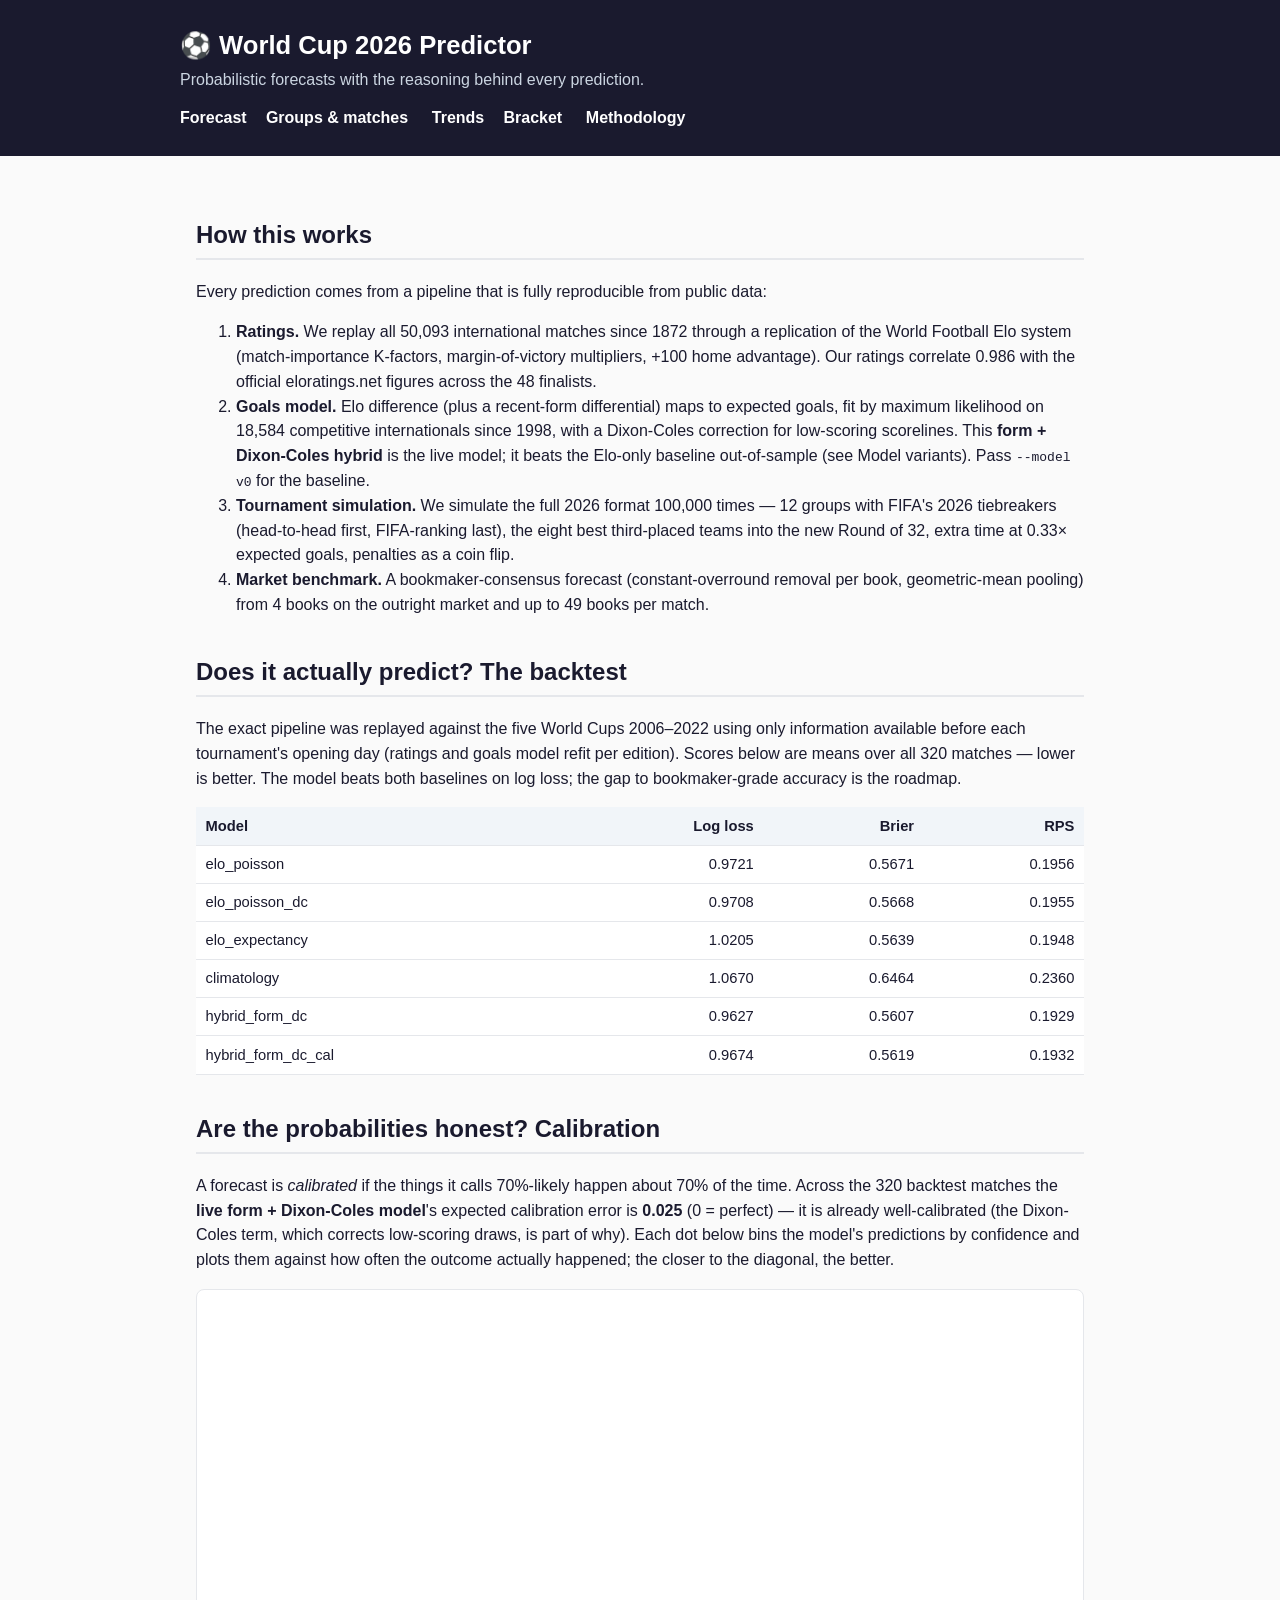
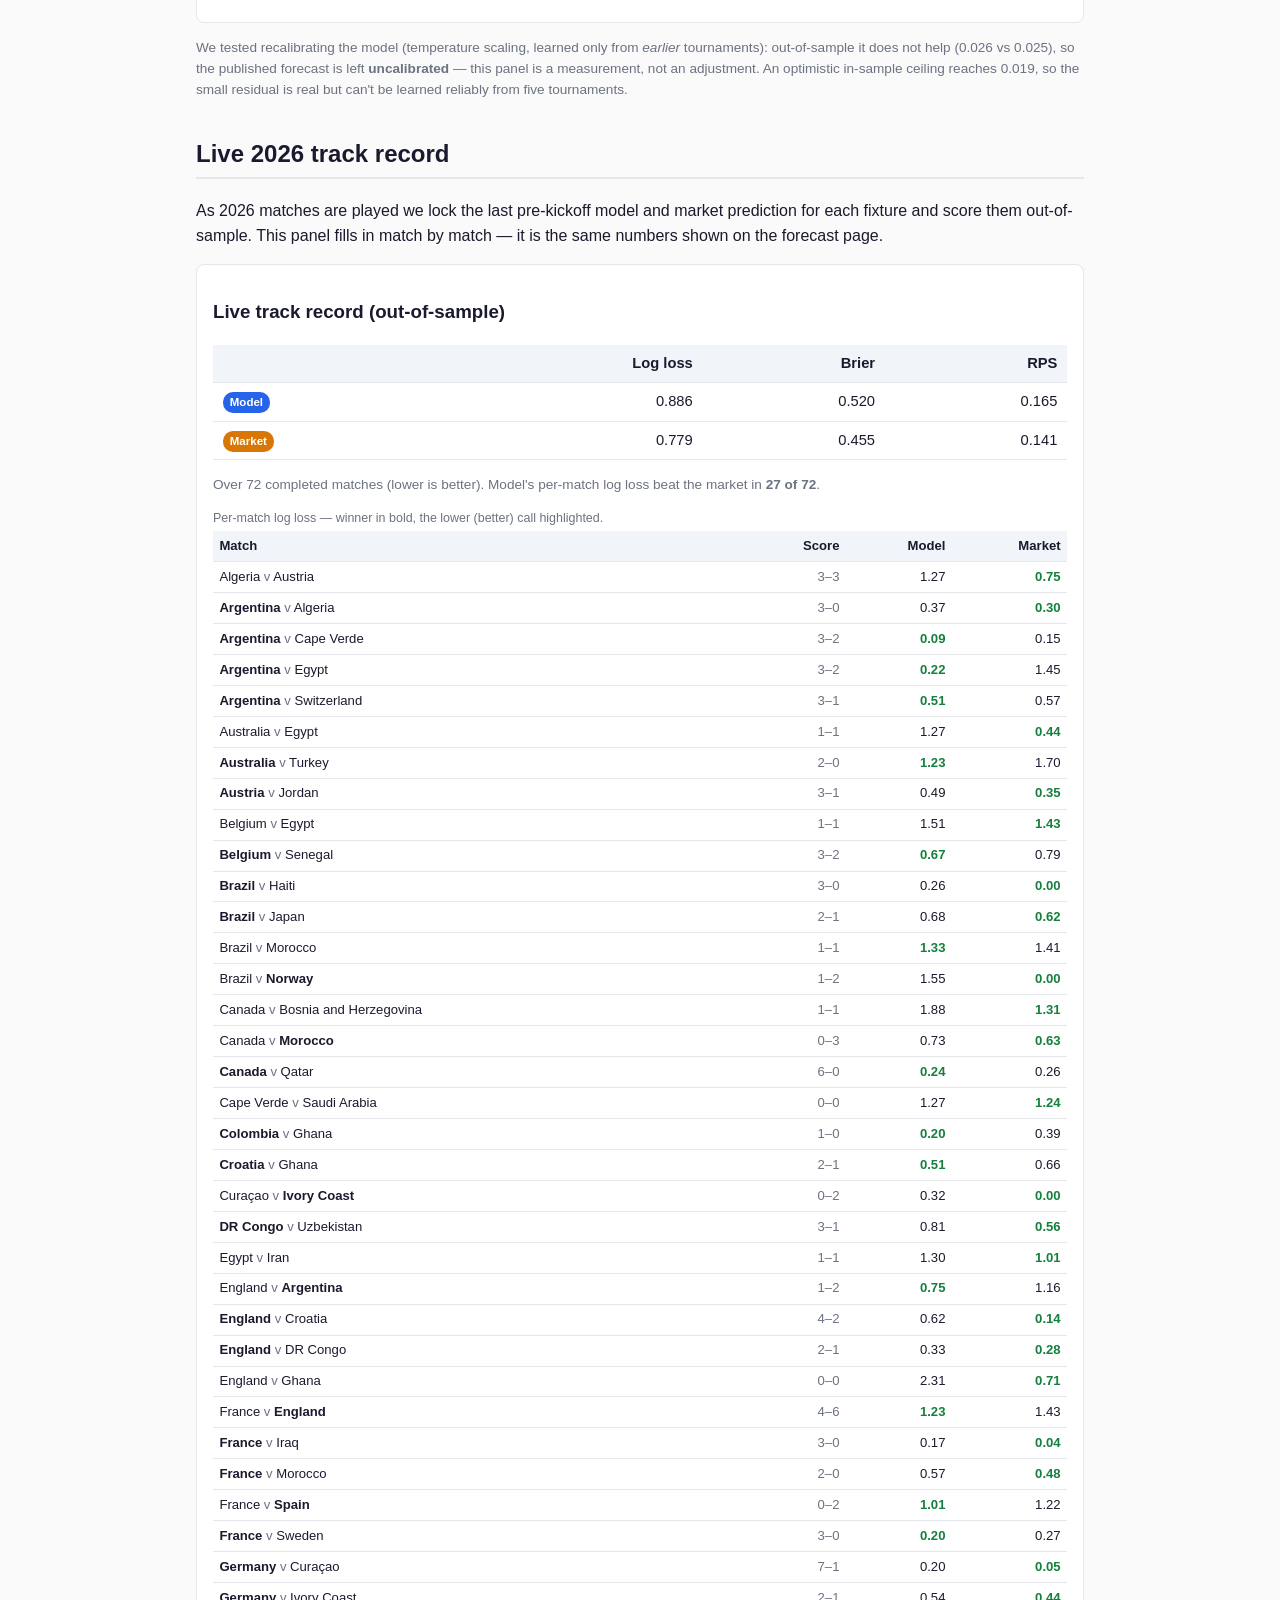
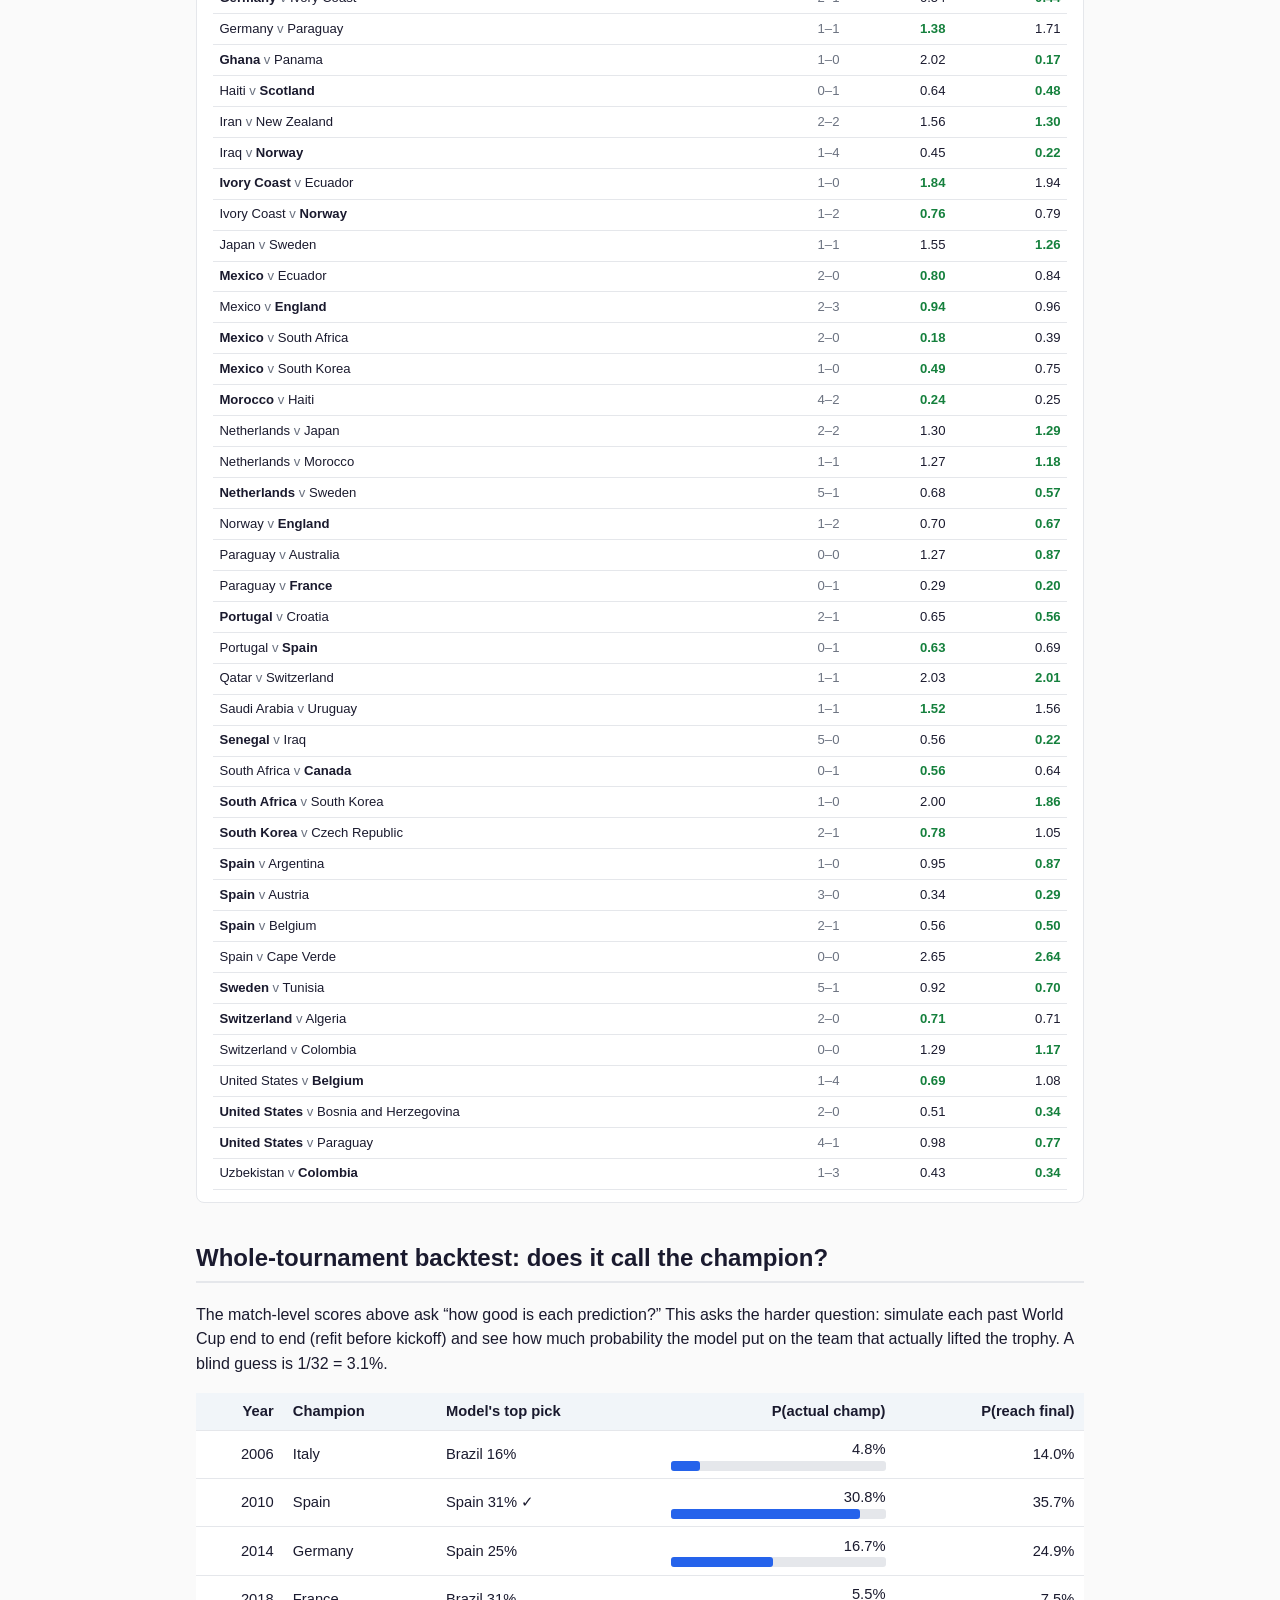
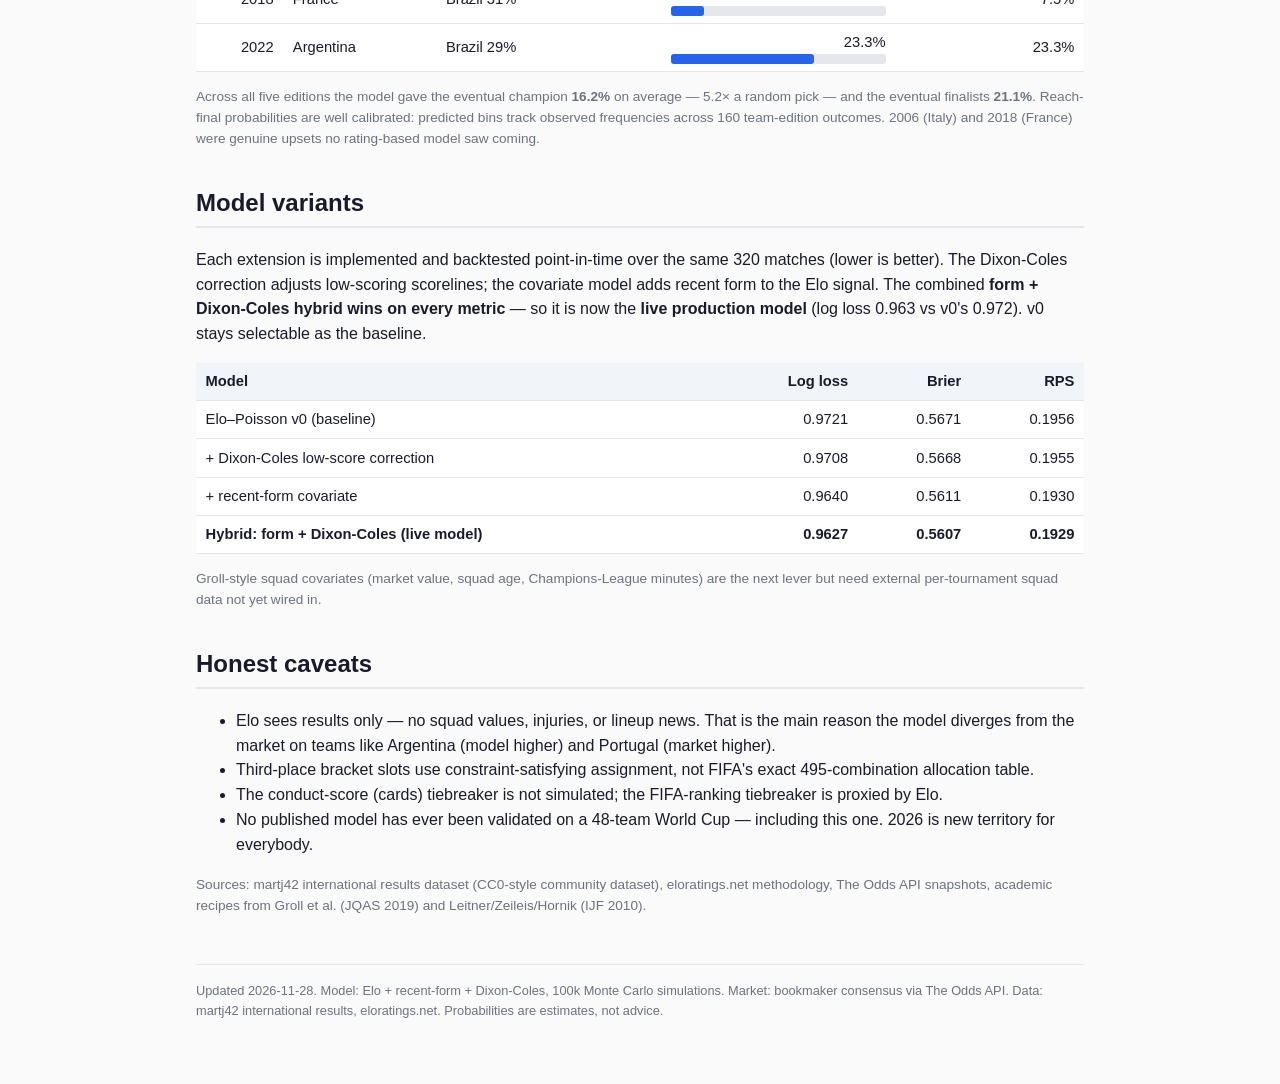
<file: docs/methodology.html>
<!doctype html><html lang="en"><head><meta charset="utf-8">
<meta name="viewport" content="width=device-width,initial-scale=1">
<title>Methodology — WC26 Predictor</title><link rel="stylesheet" href="style.css"></head>
<body><header><div class="inner"><h1>⚽ World Cup 2026 Predictor</h1>
<p>Probabilistic forecasts with the reasoning behind every prediction.</p>
<nav><a href="index.html">Forecast</a><a href="groups.html">Groups &amp; matches</a>
<a href="trends.html">Trends</a><a href="bracket.html">Bracket</a>
<a href="methodology.html">Methodology</a></nav></div></header>
<main>
<h2>How this works</h2>
<p>Every prediction comes from a pipeline that is fully reproducible from public
data:</p>
<ol>
<li><b>Ratings.</b> We replay all 50,093 international matches since
1872 through a replication of the World Football Elo system (match-importance
K-factors, margin-of-victory multipliers, +100 home advantage). Our ratings
correlate 0.986 with the official
eloratings.net figures across the 48 finalists.</li>
<li><b>Goals model.</b> Elo difference (plus a recent-form differential) maps to
expected goals, fit by maximum likelihood on 18,584 competitive
internationals since 1998, with a Dixon-Coles correction for low-scoring scorelines.
This <b>form + Dixon-Coles hybrid</b> is the live model; it beats the Elo-only
baseline out-of-sample (see Model variants). Pass <code>--model v0</code> for the
baseline.</li>
<li><b>Tournament simulation.</b> We simulate the full 2026 format
100,000 times — 12 groups with FIFA's 2026 tiebreakers
(head-to-head first, FIFA-ranking last), the eight best third-placed teams into
the new Round of 32, extra time at 0.33× expected goals, penalties as a coin
flip.</li>
<li><b>Market benchmark.</b> A bookmaker-consensus forecast (constant-overround
removal per book, geometric-mean pooling) from 4
books on the outright market and up to 49 books per match.</li>
</ol>
<h2>Does it actually predict? The backtest</h2>
<p>The exact pipeline was replayed against the five World Cups 2006–2022 using
only information available before each tournament's opening day (ratings and
goals model refit per edition). Scores below are means over all 320 matches —
lower is better. The model beats both baselines on log loss; the gap to
bookmaker-grade accuracy is the roadmap.</p>
<table><tr><th>Model</th><th class="num">Log loss</th><th class="num">Brier</th>
<th class="num">RPS</th></tr><tr><td>elo_poisson</td><td class='num'>0.9721</td><td class='num'>0.5671</td><td class='num'>0.1956</td></tr><tr><td>elo_poisson_dc</td><td class='num'>0.9708</td><td class='num'>0.5668</td><td class='num'>0.1955</td></tr><tr><td>elo_expectancy</td><td class='num'>1.0205</td><td class='num'>0.5639</td><td class='num'>0.1948</td></tr><tr><td>climatology</td><td class='num'>1.0670</td><td class='num'>0.6464</td><td class='num'>0.2360</td></tr><tr><td>hybrid_form_dc</td><td class='num'>0.9627</td><td class='num'>0.5607</td><td class='num'>0.1929</td></tr><tr><td>hybrid_form_dc_cal</td><td class='num'>0.9674</td><td class='num'>0.5619</td><td class='num'>0.1932</td></tr></table>

<h2>Are the probabilities honest? Calibration</h2>
<p>A forecast is <i>calibrated</i> if the things it calls 70%-likely happen about 70%
of the time. Across the 320 backtest matches the <b>live form + Dixon-Coles model</b>'s
expected calibration error is <b>0.025</b> (0 = perfect) — it is already
well-calibrated (the Dixon-Coles term, which corrects low-scoring draws, is part of why).
Each dot below bins the model's predictions by confidence and plots them against how often
the outcome actually happened; the closer to the diagonal, the better.</p>
<div class="chartwrap"><canvas id="reliability-chart" height="300"></canvas></div>
<p class="muted">We tested recalibrating the model (temperature scaling, learned only from
<i>earlier</i> tournaments): out-of-sample it does not help (0.026 vs 0.025), so
the published forecast is left <b>uncalibrated</b> — this panel is a measurement, not an
adjustment. An optimistic in-sample ceiling reaches 0.019, so the small residual is
real but can't be learned reliably from five tournaments.</p>
<h2>Live 2026 track record</h2>
<p>As 2026 matches are played we lock the last pre-kickoff model and market
prediction for each fixture and score them out-of-sample. This panel fills in
match by match — it is the same numbers shown on the forecast page.</p>
<div id="track-record"></div>

<h2>Whole-tournament backtest: does it call the champion?</h2>
<p>The match-level scores above ask “how good is each prediction?” This asks the
harder question: simulate each past World Cup end to end (refit before kickoff)
and see how much probability the model put on the team that actually lifted the
trophy. A blind guess is 1/32 = 3.1%.</p>
<table><tr><th class="num">Year</th><th>Champion</th>
<th>Model's top pick</th><th class="num">P(actual champ)</th>
<th class="num">P(reach final)</th></tr><tr><td class='num'>2006</td><td>Italy</td><td>Brazil 16% </td><td class='num'>4.8%<div class="bar"><div class="model" style="width:13.6%"></div></div></td><td class='num'>14.0%</td></tr><tr><td class='num'>2010</td><td>Spain</td><td>Spain 31% ✓</td><td class='num'>30.8%<div class="bar"><div class="model" style="width:87.9%"></div></div></td><td class='num'>35.7%</td></tr><tr><td class='num'>2014</td><td>Germany</td><td>Spain 25% </td><td class='num'>16.7%<div class="bar"><div class="model" style="width:47.8%"></div></div></td><td class='num'>24.9%</td></tr><tr><td class='num'>2018</td><td>France</td><td>Brazil 31% </td><td class='num'>5.5%<div class="bar"><div class="model" style="width:15.6%"></div></div></td><td class='num'>7.5%</td></tr><tr><td class='num'>2022</td><td>Argentina</td><td>Brazil 29% </td><td class='num'>23.3%<div class="bar"><div class="model" style="width:66.6%"></div></div></td><td class='num'>23.3%</td></tr></table>
<p class="muted">Across all five editions the model gave the eventual champion
<b>16.2%</b> on average — 5.2× a
random pick — and the eventual finalists
<b>21.1%</b>. Reach-final probabilities
are well calibrated: predicted bins track observed frequencies across
160 team-edition outcomes.
2006 (Italy) and 2018 (France) were genuine upsets no rating-based model saw
coming.</p>
<h2>Model variants</h2>
<p>Each extension is implemented and backtested point-in-time over the same 320
matches (lower is better). The Dixon-Coles correction adjusts low-scoring
scorelines; the covariate model adds recent form to the Elo signal. The combined
<b>form + Dixon-Coles hybrid wins on every metric</b> — so it is now the
<b>live production model</b> (log loss 0.963 vs v0's
0.972). v0 stays selectable as the baseline.</p>
<table><tr><th>Model</th><th class="num">Log loss</th><th class="num">Brier</th>
<th class="num">RPS</th></tr><tr><td>Elo–Poisson v0 (baseline)</td><td class='num'>0.9721</td><td class='num'>0.5671</td><td class='num'>0.1956</td></tr><tr><td>+ Dixon-Coles low-score correction</td><td class='num'>0.9708</td><td class='num'>0.5668</td><td class='num'>0.1955</td></tr><tr><td>+ recent-form covariate</td><td class='num'>0.9640</td><td class='num'>0.5611</td><td class='num'>0.1930</td></tr><tr style='font-weight:650'><td>Hybrid: form + Dixon-Coles (live model)</td><td class='num'>0.9627</td><td class='num'>0.5607</td><td class='num'>0.1929</td></tr></table>
<p class="muted">Groll-style squad covariates (market value, squad age,
Champions-League minutes) are the next lever but need external per-tournament
squad data not yet wired in.</p>
<h2>Honest caveats</h2>
<ul>
<li>Elo sees results only — no squad values, injuries, or lineup news. That is
the main reason the model diverges from the market on teams like Argentina
(model higher) and Portugal (market higher).</li>
<li>Third-place bracket slots use constraint-satisfying assignment, not FIFA's
exact 495-combination allocation table.</li>
<li>The conduct-score (cards) tiebreaker is not simulated; the FIFA-ranking
tiebreaker is proxied by Elo.</li>
<li>No published model has ever been validated on a 48-team World Cup —
including this one. 2026 is new territory for everybody.</li>
</ul>
<p class="muted">Sources: martj42 international results dataset (CC0-style
community dataset), eloratings.net methodology, The Odds API snapshots,
academic recipes from Groll et al. (JQAS 2019) and Leitner/Zeileis/Hornik
(IJF 2010).</p><footer>Updated 2026-11-28. Model: Elo + recent-form + Dixon-Coles, 100k Monte Carlo
simulations. Market: bookmaker consensus via The Odds API. Data: martj42
international results, eloratings.net. Probabilities are estimates, not advice.
</footer></main>
<div id="team-modal" aria-hidden="true"><div class="box"><button class="close"
aria-label="Close">&times;</button><div id="team-modal-content"></div></div></div>
<script src="vendor/chart.min.js"></script>
<script src="app.js" defer></script>
</body></html>
</file>
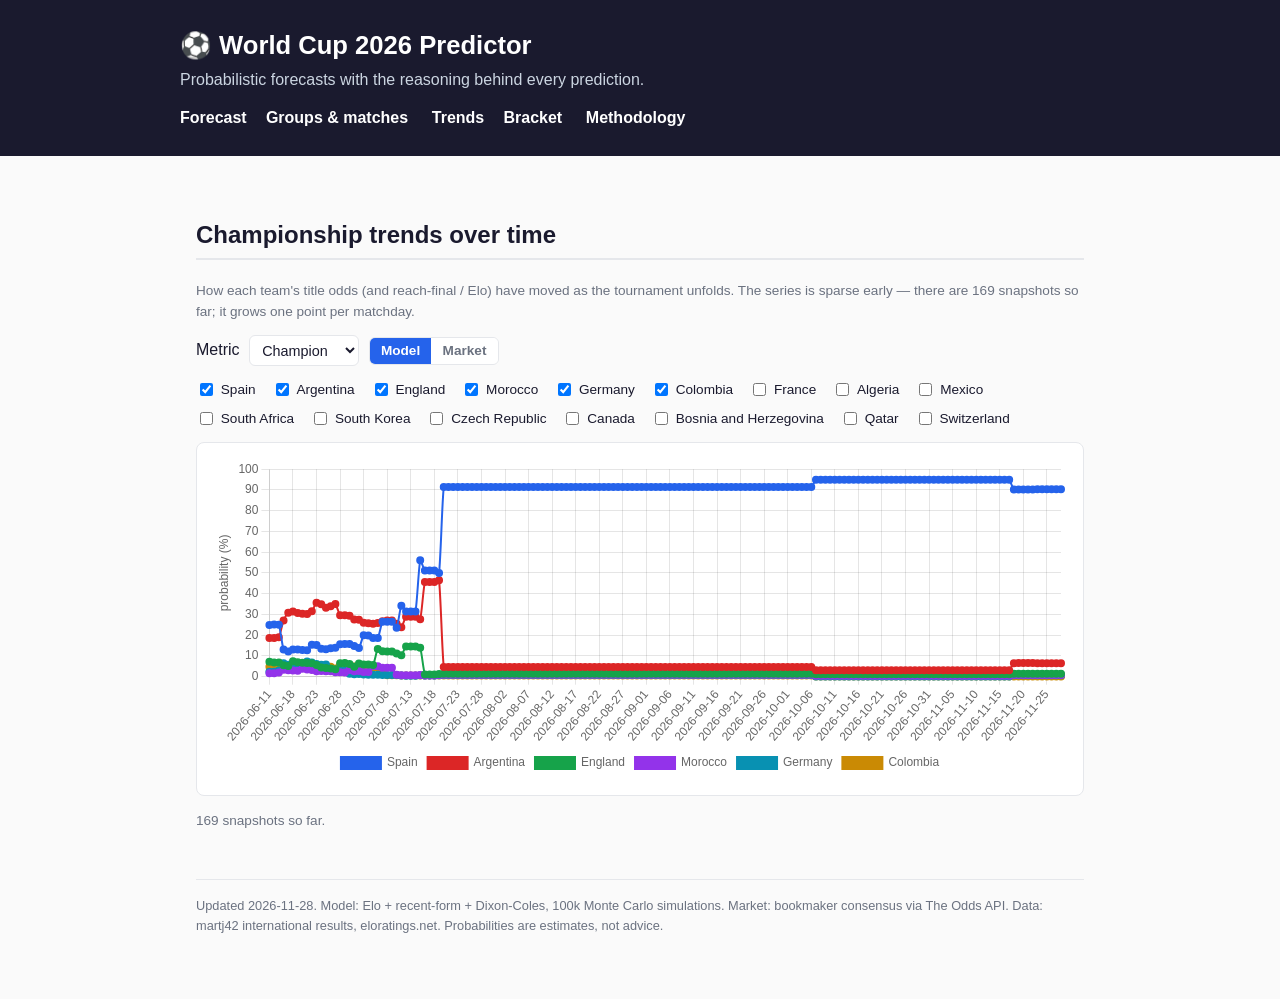
<file: docs/trends.html>
<!doctype html><html lang="en"><head><meta charset="utf-8">
<meta name="viewport" content="width=device-width,initial-scale=1">
<title>Trends — WC26 Predictor</title><link rel="stylesheet" href="style.css"></head>
<body><header><div class="inner"><h1>⚽ World Cup 2026 Predictor</h1>
<p>Probabilistic forecasts with the reasoning behind every prediction.</p>
<nav><a href="index.html">Forecast</a><a href="groups.html">Groups &amp; matches</a>
<a href="trends.html">Trends</a><a href="bracket.html">Bracket</a>
<a href="methodology.html">Methodology</a></nav></div></header>
<main>
<h2>Championship trends over time</h2>
<p class="muted">How each team's title odds (and reach-final / Elo) have moved as
the tournament unfolds. The series is sparse early — there are
169 snapshots so far; it grows one
point per matchday.</p>
<div class="controls">
<label for="trend-metric">Metric</label>
<select id="trend-metric"><option value="model_champion">Champion</option>
<option value="model_reach_final">Reach final</option>
<option value="elo">Elo</option></select>
<span class="seg" id="trend-toggle"><button data-mode="model" class="active">Model</button>
<button data-mode="market">Market</button></span></div>
<div class="checks" id="trend-teams"></div>
<div class="chartwrap"><canvas id="trend-chart" height="320"></canvas></div>
<p class="muted" id="trend-caption"></p><footer>Updated 2026-11-28. Model: Elo + recent-form + Dixon-Coles, 100k Monte Carlo
simulations. Market: bookmaker consensus via The Odds API. Data: martj42
international results, eloratings.net. Probabilities are estimates, not advice.
</footer></main>
<div id="team-modal" aria-hidden="true"><div class="box"><button class="close"
aria-label="Close">&times;</button><div id="team-modal-content"></div></div></div>
<script src="vendor/chart.min.js"></script>
<script src="app.js" defer></script>
</body></html>
</file>
<file: docs/style.css>
:root { --bg:#fafafa; --card:#fff; --ink:#1a1a2e; --muted:#6b7280;
        --model:#2563eb; --market:#d97706; --line:#e5e7eb; }
* { box-sizing:border-box; }
body { font-family:-apple-system,BlinkMacSystemFont,'Segoe UI',Roboto,sans-serif;
       background:var(--bg); color:var(--ink); margin:0; line-height:1.55; }
main { max-width:920px; margin:0 auto; padding:1.5rem 1rem 4rem; }
header { background:var(--ink); color:#fff; padding:1.6rem 1rem; }
header .inner { max-width:920px; margin:0 auto; }
header h1 { margin:0 0 .2rem; font-size:1.6rem; }
header p, header a { color:#cbd5e1; margin:0; }
nav a { color:#fff; margin-right:1.2rem; text-decoration:none; font-weight:600; }
nav { margin-top:.8rem; }
h2 { margin-top:2.2rem; border-bottom:2px solid var(--line); padding-bottom:.3rem; }
table { border-collapse:collapse; width:100%; background:var(--card);
        font-size:.92rem; }
th, td { text-align:left; padding:.45rem .6rem; border-bottom:1px solid var(--line); }
th { background:#f1f5f9; } td.num, th.num { text-align:right; }
.bar { background:var(--line); border-radius:3px; height:10px; min-width:120px; }
.bar > div { height:10px; border-radius:3px; }
.bar .model { background:var(--model); } .bar .market { background:var(--market); }
.legend span { display:inline-block; margin-right:1rem; font-size:.85rem;
               color:var(--muted); }
.dot { display:inline-block; width:10px; height:10px; border-radius:5px;
       margin-right:.3rem; }
.fixture { background:var(--card); border:1px solid var(--line); border-radius:8px;
           padding: .8rem 1rem; margin:.7rem 0; }
.fixture .teams { font-weight:650; }
.fixture .date { color:var(--muted); font-size:.85rem; float:right; }
.probrow { display:flex; gap:.4rem; margin:.4rem 0; font-size:.88rem; }
.probrow span { flex:1; text-align:center; padding:.25rem; border-radius:4px;
                background:#eef2ff; }
.probrow span.fav { background:#dbeafe; font-weight:650; }
details summary { cursor:pointer; color:var(--model); font-size:.88rem; }
details p { font-size:.9rem; color:#374151; }
.muted { color:var(--muted); font-size:.85rem; }
footer { color:var(--muted); font-size:.8rem; margin-top:3rem;
         border-top:1px solid var(--line); padding-top:1rem; }

/* ---- interactive enhancements (app.js) ---- */
.controls { display:flex; flex-wrap:wrap; gap:.6rem; align-items:center;
            margin:.8rem 0; }
.controls input[type=text], .controls select { padding:.35rem .5rem;
            border:1px solid var(--line); border-radius:6px; font-size:.9rem;
            background:var(--card); color:var(--ink); }
.controls .seg { display:inline-flex; border:1px solid var(--line);
            border-radius:6px; overflow:hidden; }
.controls .seg button { border:0; background:var(--card); color:var(--muted);
            padding:.35rem .7rem; cursor:pointer; font-size:.85rem; font-weight:600; }
.controls .seg button.active { background:var(--model); color:#fff; }
.controls .seg button.active.market { background:var(--market); }
th.sortable { cursor:pointer; user-select:none; }
th.sortable::after { content:" \2195"; color:var(--muted); font-size:.8em; }
th.sortable.asc::after { content:" \2191"; color:var(--ink); }
th.sortable.desc::after { content:" \2193"; color:var(--ink); }
a.team-link { color:var(--model); text-decoration:none; font-weight:650;
            cursor:pointer; }
a.team-link:hover { text-decoration:underline; }
.chartwrap { background:var(--card); border:1px solid var(--line);
            border-radius:8px; padding:1rem; margin:.8rem 0; }
.chartwrap canvas { max-width:100%; }
.checks { display:flex; flex-wrap:wrap; gap:.5rem 1rem; margin:.6rem 0; }
.checks label { font-size:.85rem; display:inline-flex; align-items:center;
            gap:.3rem; }
.cards { display:grid; grid-template-columns:repeat(auto-fit,minmax(220px,1fr));
            gap:.8rem; margin:.8rem 0; }
.mcard { background:var(--card); border:1px solid var(--line); border-radius:8px;
            padding:.8rem 1rem; }
.mcard .delta-up { color:#16a34a; font-weight:650; }
.mcard .delta-down { color:#dc2626; font-weight:650; }
.badge { display:inline-block; font-size:.72rem; font-weight:700; padding:.1rem .45rem;
            border-radius:10px; color:#fff; }
.badge.model { background:var(--model); } .badge.market { background:var(--market); }
.scorebadge { font-weight:700; color:var(--ink); }
/* bracket */
#bracket { overflow-x:auto; padding-bottom:1rem; }
.bracket-cols { display:flex; gap:1rem; min-width:760px; }
.bcol { flex:1; min-width:120px; }
.bcol h4 { margin:.2rem 0 .5rem; font-size:.82rem; text-transform:uppercase;
            letter-spacing:.04em; color:var(--muted); }
.bteam { font-size:.82rem; padding:.3rem .5rem; margin:.25rem 0; border-radius:5px;
            border:1px solid var(--line); cursor:pointer; display:flex;
            justify-content:space-between; gap:.4rem; }
.bteam b { font-weight:600; }
.bteam span.p { color:inherit; opacity:.72; font-variant-numeric:tabular-nums; }
/* modal */
#team-modal { position:fixed; inset:0; background:rgba(15,23,42,.55);
            display:none; align-items:flex-start; justify-content:center;
            padding:2rem 1rem; z-index:50; overflow-y:auto; }
#team-modal.open { display:flex; }
#team-modal .box { background:var(--card); border-radius:12px; max-width:640px;
            width:100%; padding:1.3rem 1.5rem; box-shadow:0 20px 60px rgba(0,0,0,.3); }
#team-modal h3 { margin:.1rem 0; border:0; }
#team-modal .close { float:right; cursor:pointer; border:0; background:none;
            font-size:1.4rem; color:var(--muted); line-height:1; }
.advrow { display:flex; align-items:center; gap:.6rem; margin:.3rem 0;
            font-size:.85rem; }
.advrow .lbl { width:90px; color:var(--muted); }
.advrow .pct { width:46px; text-align:right; font-variant-numeric:tabular-nums; }
.advrow .bar { flex:1; }
.modal-sched .fixture { margin:.5rem 0; }
.muted.small { font-size:.78rem; margin:.5rem 0 .2rem; }
.scoreline { font-size:.82rem; color:var(--muted); margin:.1rem 0 .2rem; }
.scoreline b { color:var(--ink); }
/* results-so-far pick badges */
.fixture.result .picks { margin:.4rem 0 .2rem; font-size:.85rem; color:var(--muted);
            display:flex; flex-wrap:wrap; gap:.4rem 1rem; align-items:center; }
.pick { padding:.1rem .45rem; border-radius:4px; font-weight:600; }
.pick.hit { background:#dcfce7; color:#15803d; }
.pick.miss { background:#fee2e2; color:#b91c1c; }
/* live track-record per-match table */
.tr-matches { font-size:.82rem; }
.tr-matches th, .tr-matches td { padding:.3rem .4rem; }
.tr-matches .mtch { white-space:nowrap; }
.tr-matches .vs { color:var(--muted); }
.tr-matches .sc { color:var(--muted); font-variant-numeric:tabular-nums; }
.tr-matches td.win { color:#15803d; font-weight:650; }
/* ---------- mobile ---------- */
@media (max-width:640px) {
  header { padding:1.1rem .9rem; }
  header h1 { font-size:1.3rem; }
  header p { font-size:.9rem; }
  nav a { margin-right:.9rem; }
  main { padding:1rem .8rem 3rem; }
  h2 { margin-top:1.6rem; font-size:1.25rem; }
  /* wide tables scroll horizontally instead of breaking the layout */
  main > table, .tablewrap, #team-table, .tr-matches,
  .groups-table, table { display:block; max-width:100%; overflow-x:auto;
            white-space:nowrap; -webkit-overflow-scrolling:touch; }
  .bar { min-width:70px; }
  #team-modal { padding:0; align-items:stretch; }
  #team-modal .box { max-width:100%; min-height:100%; border-radius:0;
            padding:1.1rem 1rem; }
}
</file>
